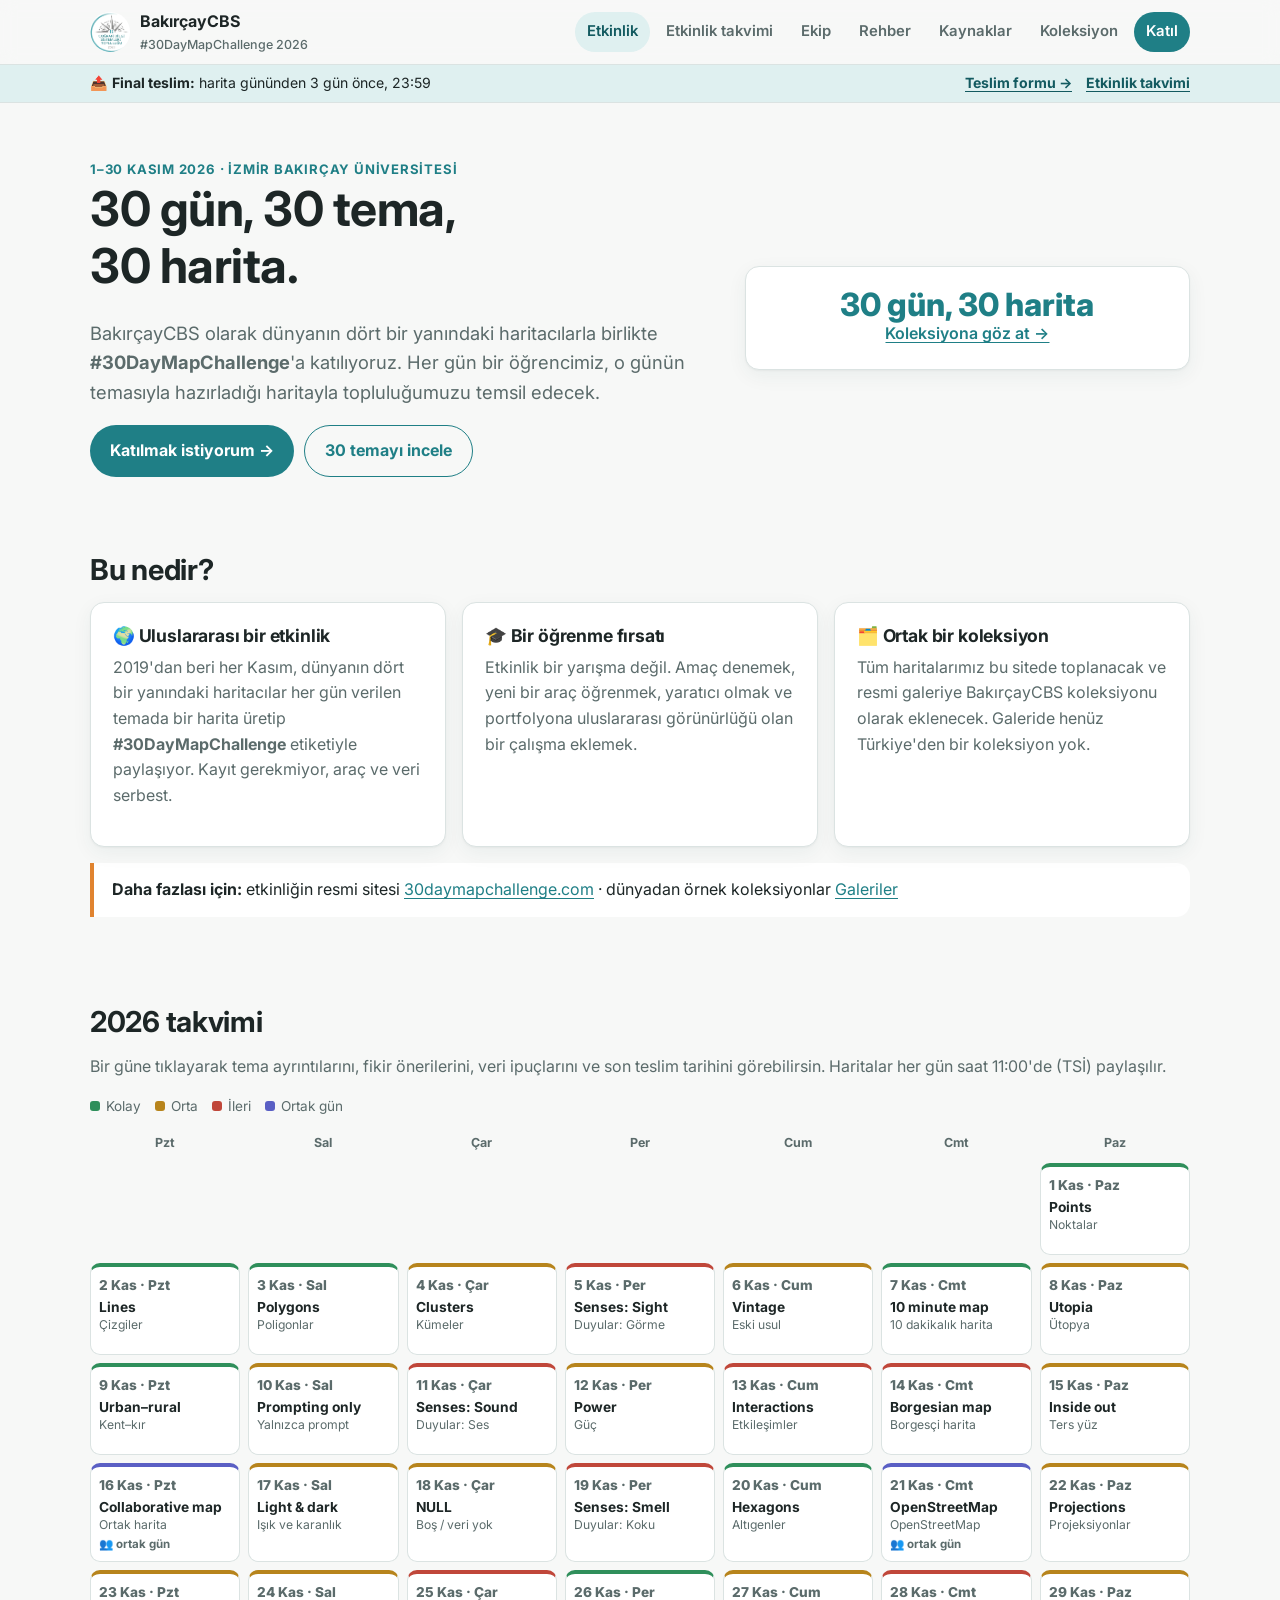
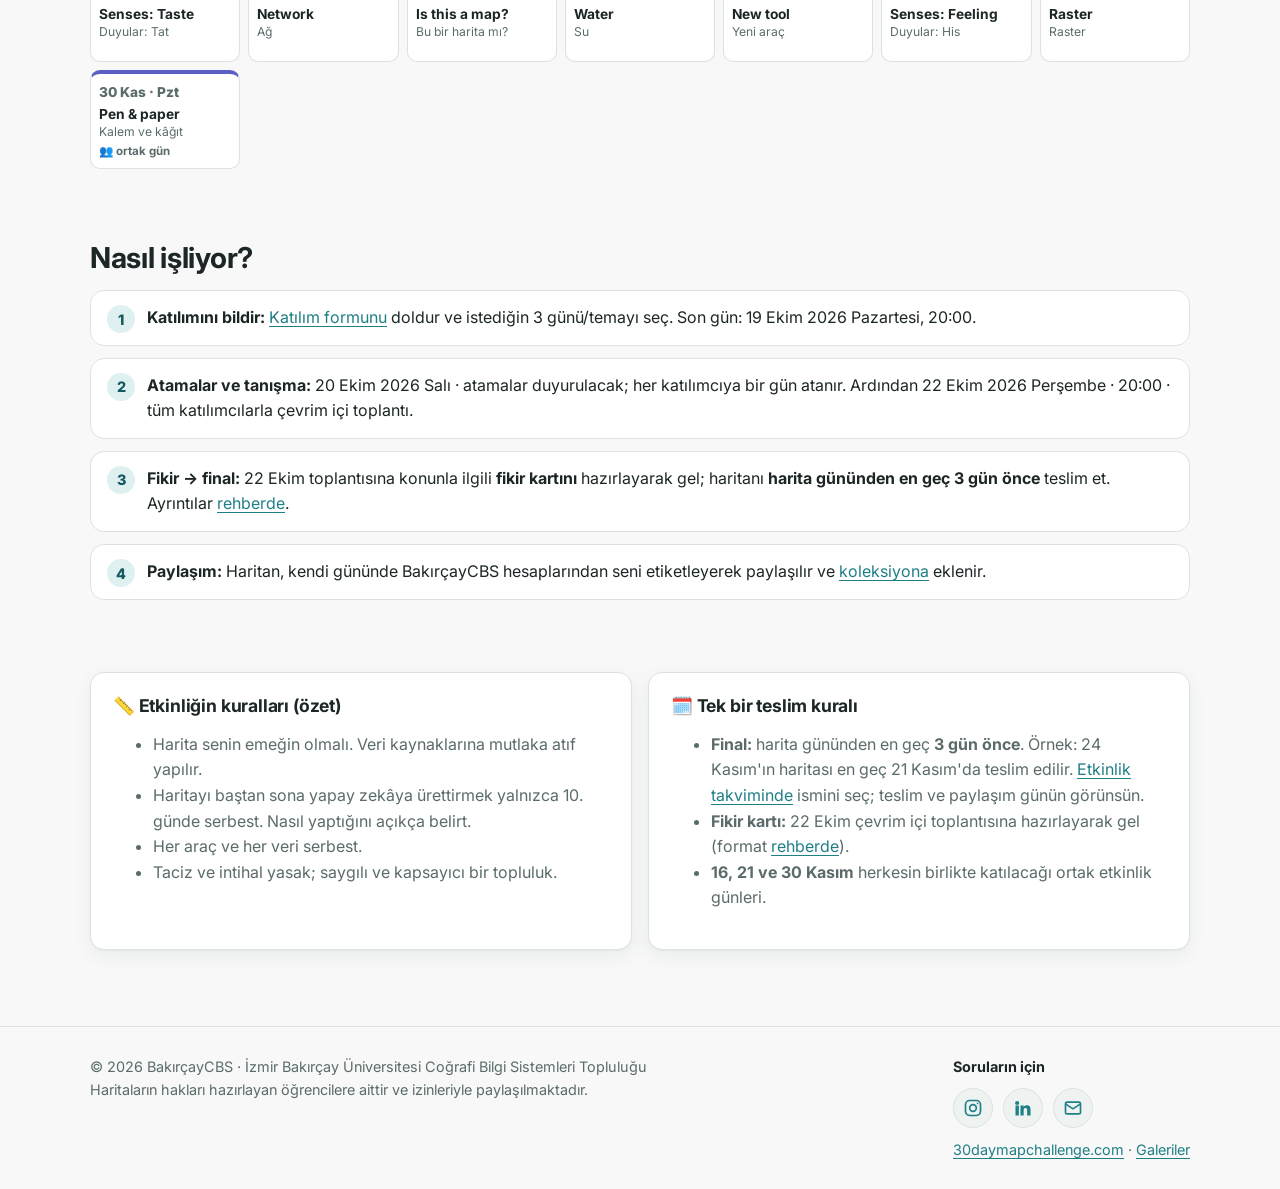
<file: index.html>
<!doctype html>
<html lang="tr">
<head>
  <meta charset="utf-8">
  <meta name="viewport" content="width=device-width, initial-scale=1">
  <title>BakırçayCBS · #30DayMapChallenge 2026</title>
  <meta name="description" content="İzmir Bakırçay Üniversitesi CBS Topluluğu öğrencilerinin #30DayMapChallenge 2026 katılımı: 30 gün, 30 tema, 30 harita.">
  <meta property="og:title" content="BakırçayCBS · #30DayMapChallenge 2026">
  <meta property="og:description" content="1–30 Kasım 2026: her gün bir öğrenci, her gün bir harita.">
  <meta property="og:image" content="assets/logo.png">
  <link rel="icon" href="assets/logo.png">
  <link rel="preconnect" href="https://fonts.googleapis.com">
  <link href="https://fonts.googleapis.com/css2?family=Inter:wght@400;500;600;700;800&display=swap" rel="stylesheet">
  <link rel="stylesheet" href="assets/style.css?v=202611061000">
</head>
<body data-page="home">
  <header id="site-header"></header>

  <main>
    <section class="hero">
      <div class="wrap hero-grid">
        <div>
          <div class="eyebrow">1–30 Kasım 2026 · İzmir Bakırçay Üniversitesi</div>
          <h1>30 gün, 30 tema,<br>30 harita.</h1>
          <p class="lead">BakırçayCBS olarak dünyanın dört bir yanındaki haritacılarla birlikte
            <strong>#30DayMapChallenge</strong>'a katılıyoruz. Her gün bir öğrencimiz, o günün temasıyla
            hazırladığı haritayla topluluğumuzu temsil edecek.</p>
          <div class="btn-row">
            <a class="btn" href="katil.html">Katılmak istiyorum →</a>
            <a class="btn ghost" href="temalar.html">30 temayı incele</a>
          </div>
        </div>
        <div class="countdown" id="countdown" aria-live="polite"></div>
      </div>
    </section>

    <section>
      <div class="wrap">
        <h2>Bu nedir?</h2>
        <div class="grid-3">
          <div class="card">
            <h3>🌍 Uluslararası bir etkinlik</h3>
            <p class="muted">2019'dan beri her Kasım, dünyanın dört bir yanındaki haritacılar her gün verilen temada bir harita
              üretip <strong>#30DayMapChallenge</strong> etiketiyle paylaşıyor. Kayıt gerekmiyor, araç ve veri serbest.</p>
          </div>
          <div class="card">
            <h3>🎓 Bir öğrenme fırsatı</h3>
            <p class="muted">Etkinlik bir yarışma değil. Amaç denemek, yeni bir araç öğrenmek, yaratıcı olmak
              ve portfolyona uluslararası görünürlüğü olan bir çalışma eklemek.</p>
          </div>
          <div class="card">
            <h3>🗂️ Ortak bir koleksiyon</h3>
            <p class="muted">Tüm haritalarımız bu sitede toplanacak ve resmi galeriye BakırçayCBS koleksiyonu olarak eklenecek.
              Galeride henüz Türkiye'den bir koleksiyon yok.</p>
          </div>
        </div>
        <div class="note">
          <strong>Daha fazlası için:</strong>
          etkinliğin resmi sitesi <a href="https://30daymapchallenge.com/" target="_blank" rel="noopener">30daymapchallenge.com</a> ·
          dünyadan örnek koleksiyonlar <a href="https://30daymapchallenge.com/galleries/" target="_blank" rel="noopener">Galeriler</a>
        </div>
      </div>
    </section>

    <section>
      <div class="wrap">
        <h2>2026 takvimi</h2>
        <p class="muted">Bir güne tıklayarak tema ayrıntılarını, fikir önerilerini, veri ipuçlarını ve son teslim tarihini görebilirsin.
          Haritalar her gün saat <span data-config="postTime"></span>'de (TSİ) paylaşılır.</p>
        <div class="legend">
          <span class="lvl-easy">Kolay</span><span class="lvl-mid">Orta</span>
          <span class="lvl-hard">İleri</span><span class="lvl-group">Ortak gün</span>
        </div>
        <div class="calendar" id="calendar"></div>
      </div>
    </section>

    <section>
      <div class="wrap">
        <h2>Nasıl işliyor?</h2>
        <ol class="steps">
          <li><strong>Katılımını bildir:</strong> <a href="katil.html">Katılım formunu</a> doldur ve istediğin 3 günü/temayı seç.
            Son gün: <span data-config="formDeadline"></span>.</li>
          <li><strong>Atamalar ve tanışma:</strong> <span data-config="kickoff"></span>; her katılımcıya bir gün atanır.
            Ardından <span data-config="meeting"></span>.</li>
          <li><strong>Fikir → final:</strong> 22 Ekim toplantısına konunla ilgili <strong>fikir kartını</strong> hazırlayarak gel; haritanı <strong>harita gününden en geç 3 gün önce</strong> teslim et.
            Ayrıntılar <a href="rehber.html">rehberde</a>.</li>
          <li><strong>Paylaşım:</strong> Haritan, kendi gününde BakırçayCBS hesaplarından seni etiketleyerek paylaşılır
            ve <a href="koleksiyon.html">koleksiyona</a> eklenir.</li>
        </ol>
      </div>
    </section>

    <section>
      <div class="wrap grid-2">
        <div class="card">
          <h3>📏 Etkinliğin kuralları (özet)</h3>
          <ul class="muted">
            <li>Harita senin emeğin olmalı. Veri kaynaklarına mutlaka atıf yapılır.</li>
            <li>Haritayı baştan sona yapay zekâya ürettirmek yalnızca 10. günde serbest. Nasıl yaptığını açıkça belirt.</li>
            <li>Her araç ve her veri serbest.</li>
            <li>Taciz ve intihal yasak; saygılı ve kapsayıcı bir topluluk.</li>
          </ul>
        </div>
        <div class="card">
          <h3>🗓️ Tek bir teslim kuralı</h3>
          <ul class="muted">
            <li><strong>Final:</strong> harita gününden en geç <strong>3 gün önce</strong>. Örnek: 24 Kasım'ın haritası en geç 21 Kasım'da teslim edilir.
              <a href="takvim.html">Etkinlik takviminde</a> ismini seç; teslim ve paylaşım günün görünsün.</li>
            <li><strong>Fikir kartı:</strong> 22 Ekim çevrim içi toplantısına hazırlayarak gel (format <a href="rehber.html">rehberde</a>).</li>
            <li><strong>16, 21 ve 30 Kasım</strong> herkesin birlikte katılacağı ortak etkinlik günleri.</li>
          </ul>
        </div>
      </div>
    </section>
  </main>

  <footer id="site-footer"></footer>
  <script src="assets/data.js?v=202611061000"></script>
  <script src="assets/site.js?v=202611061000"></script>
</body>
</html>
</file>
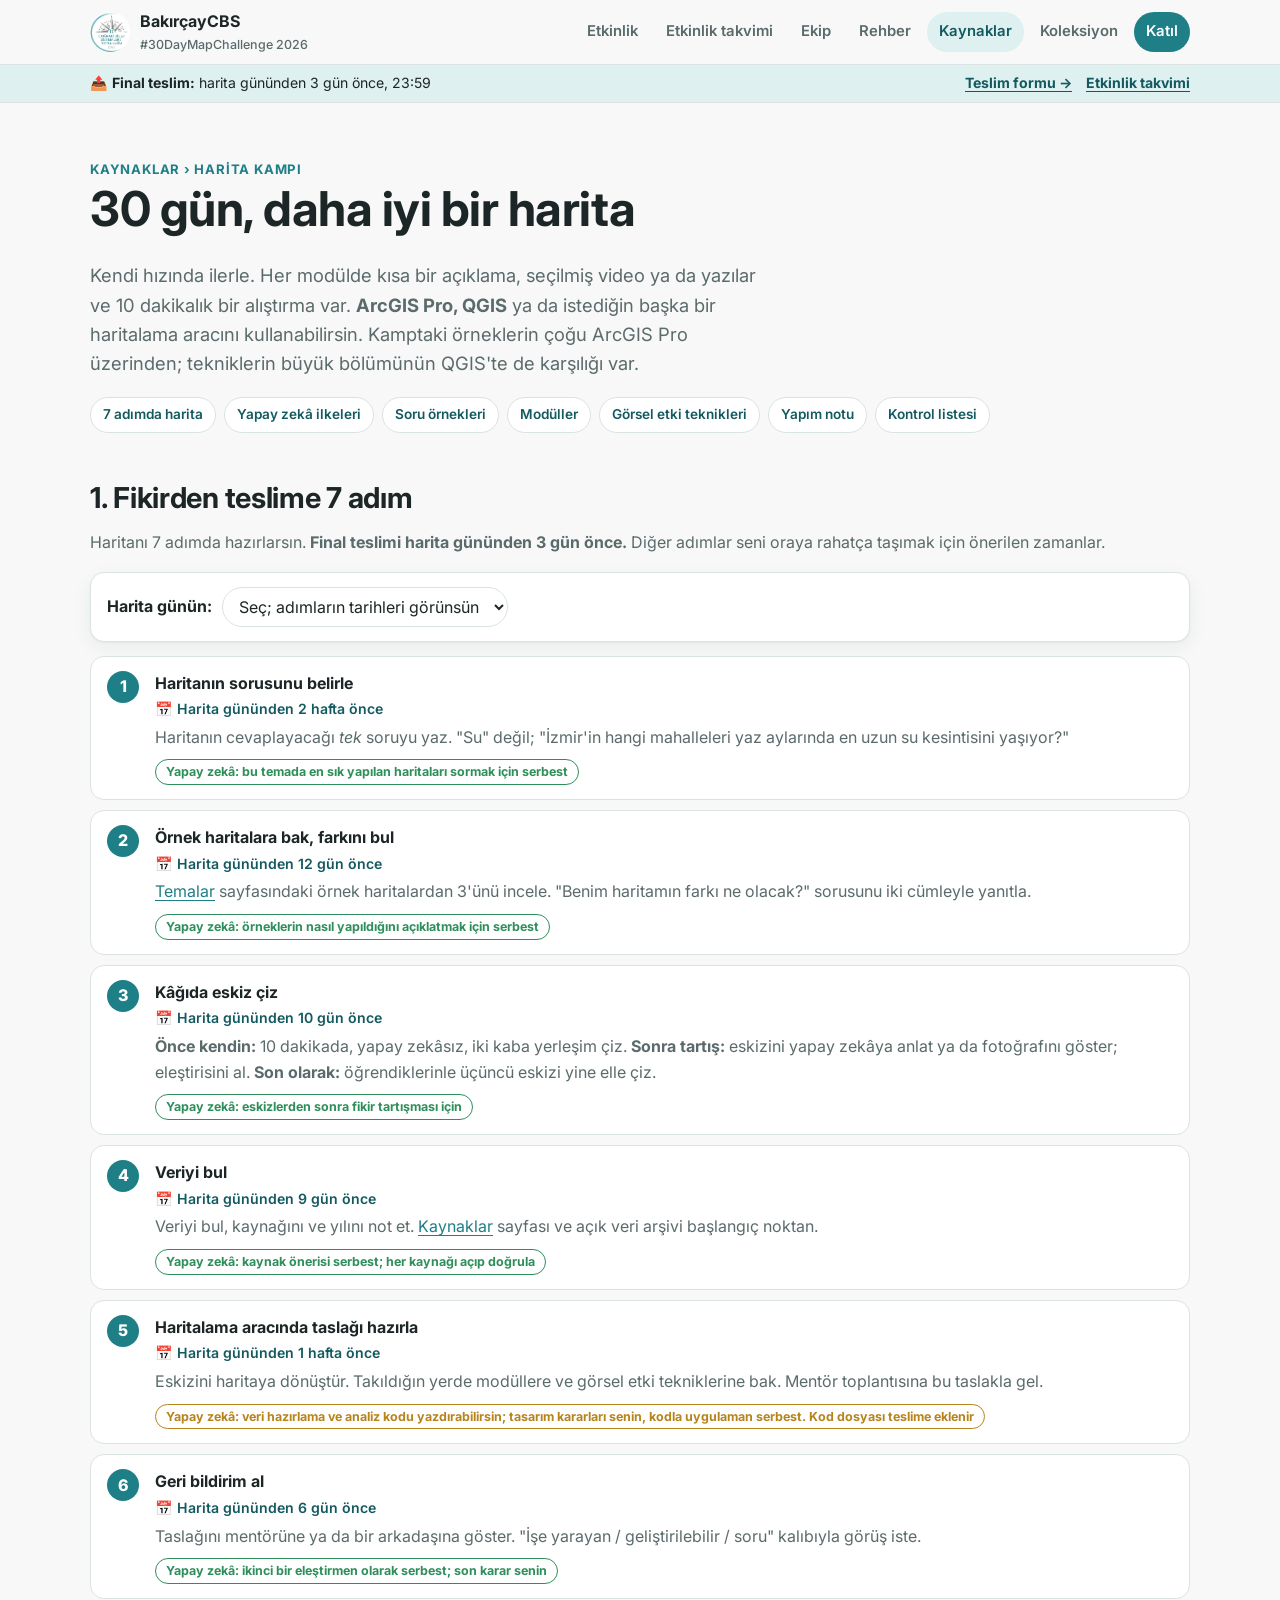
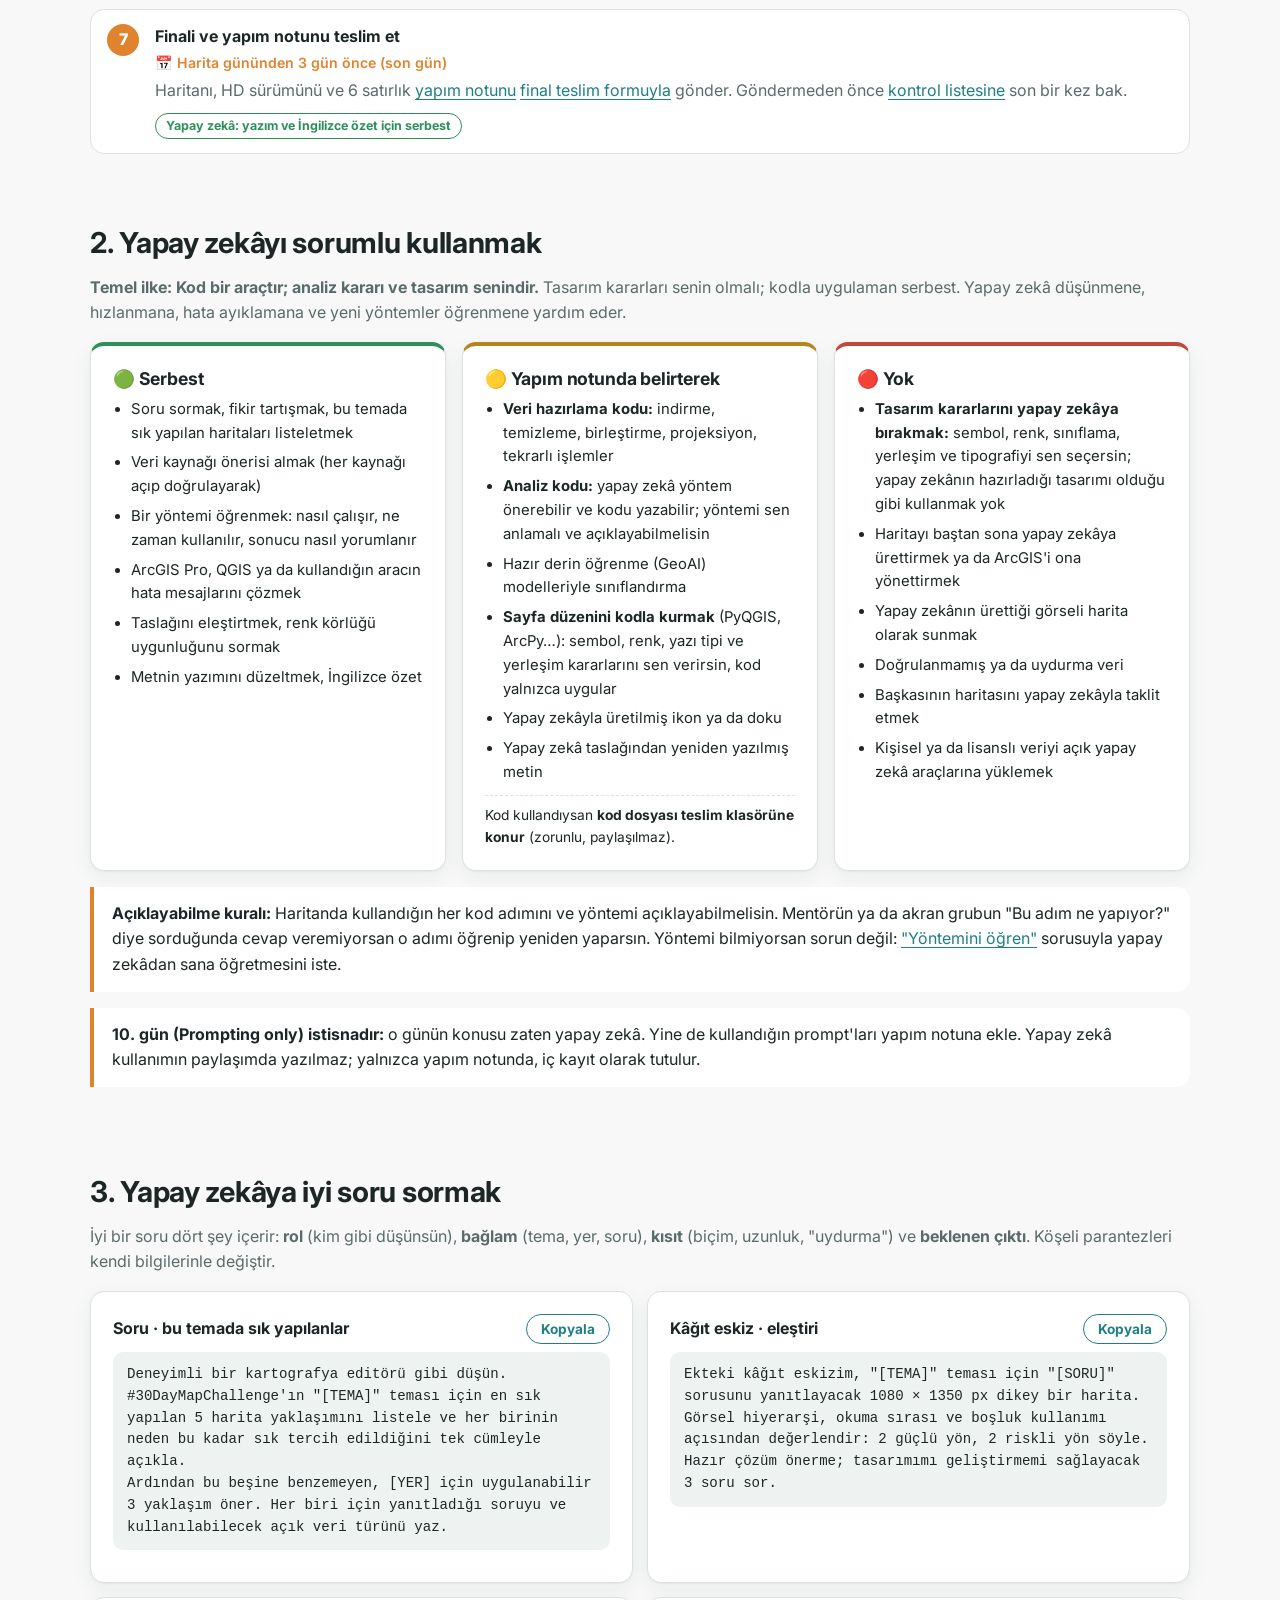
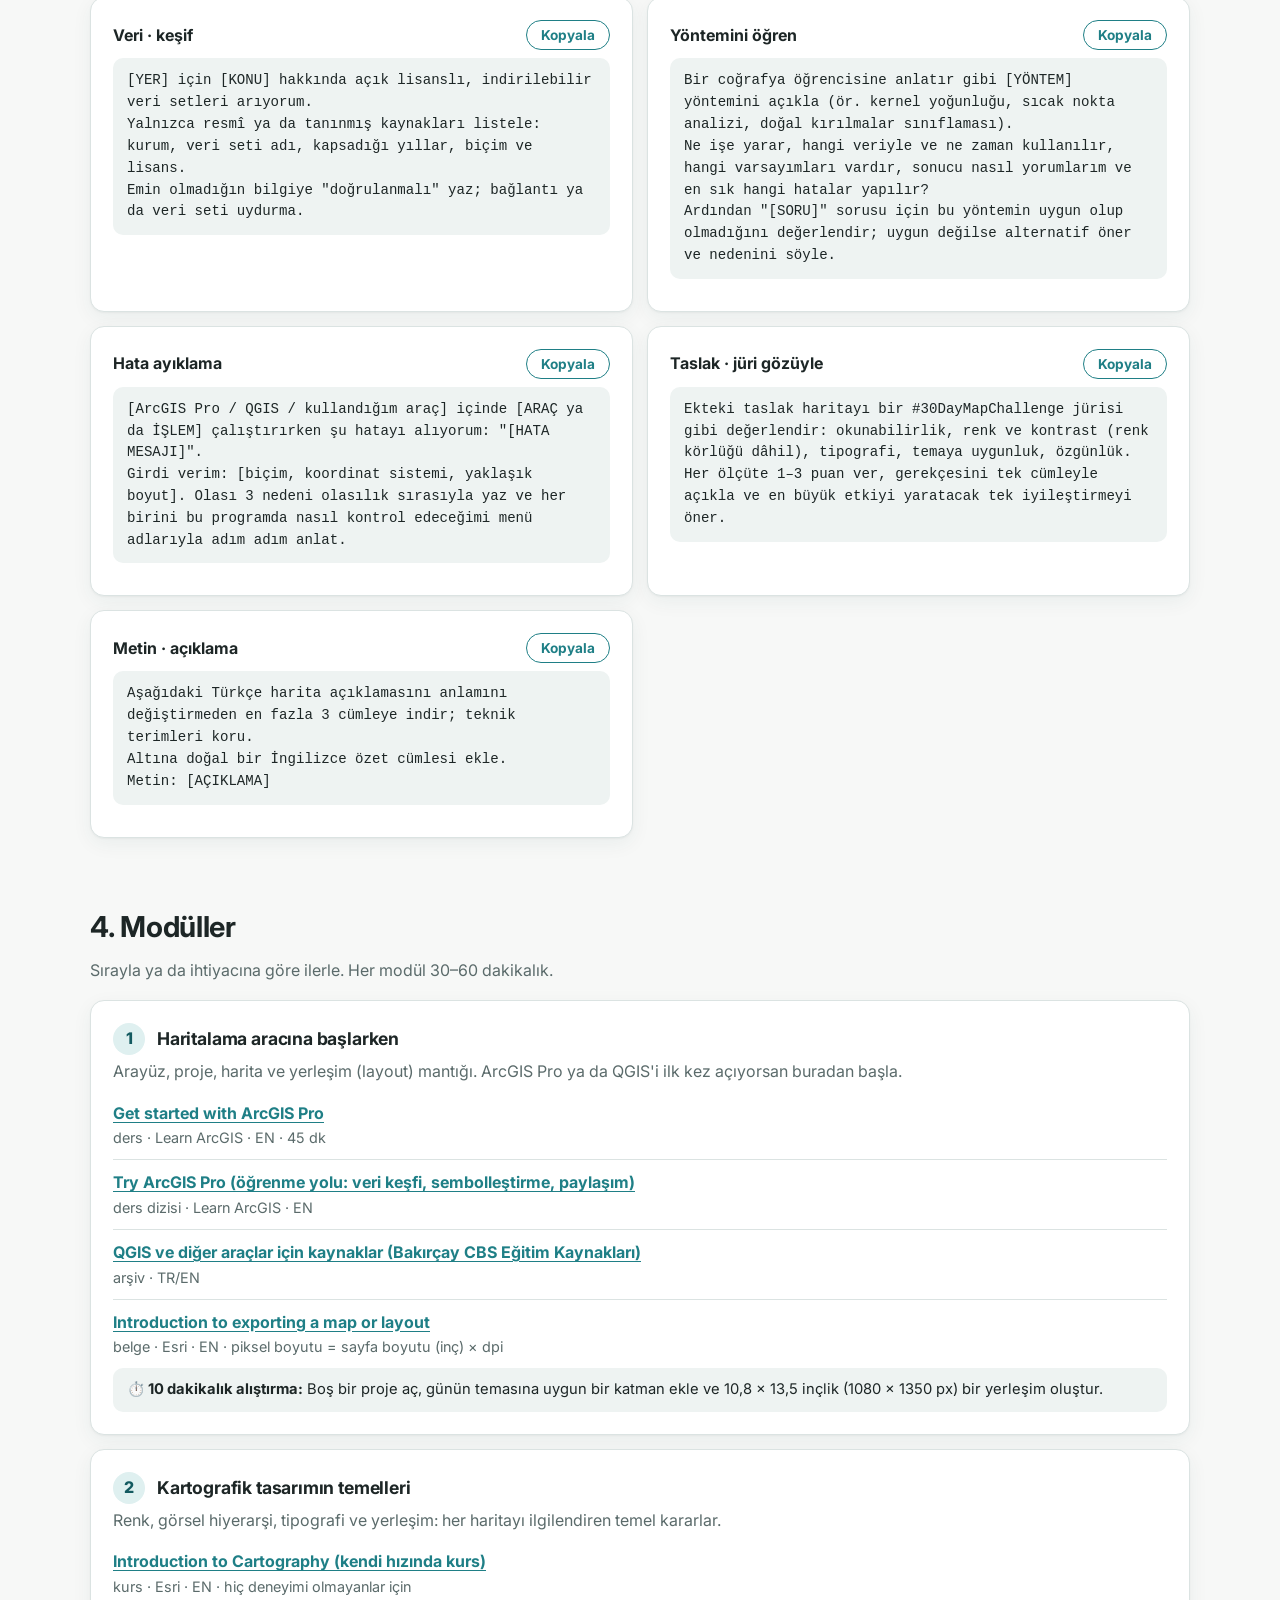
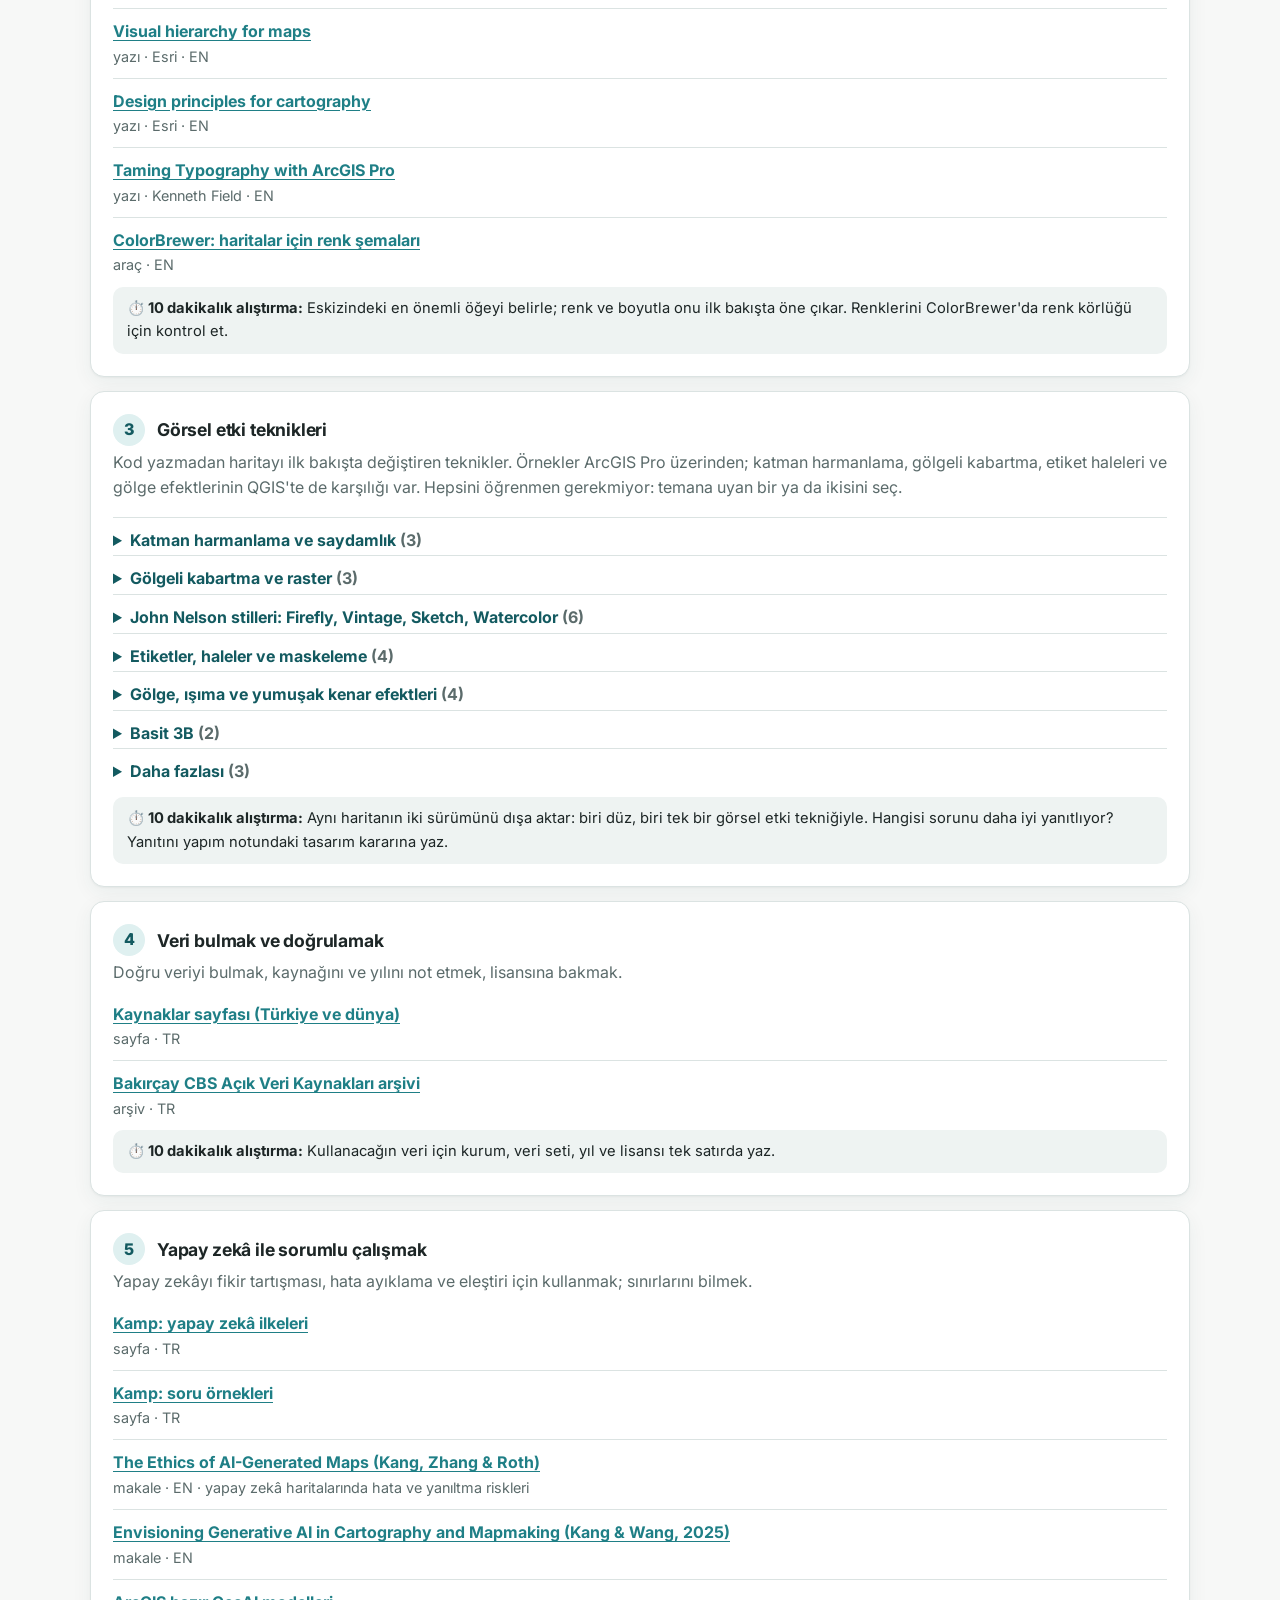
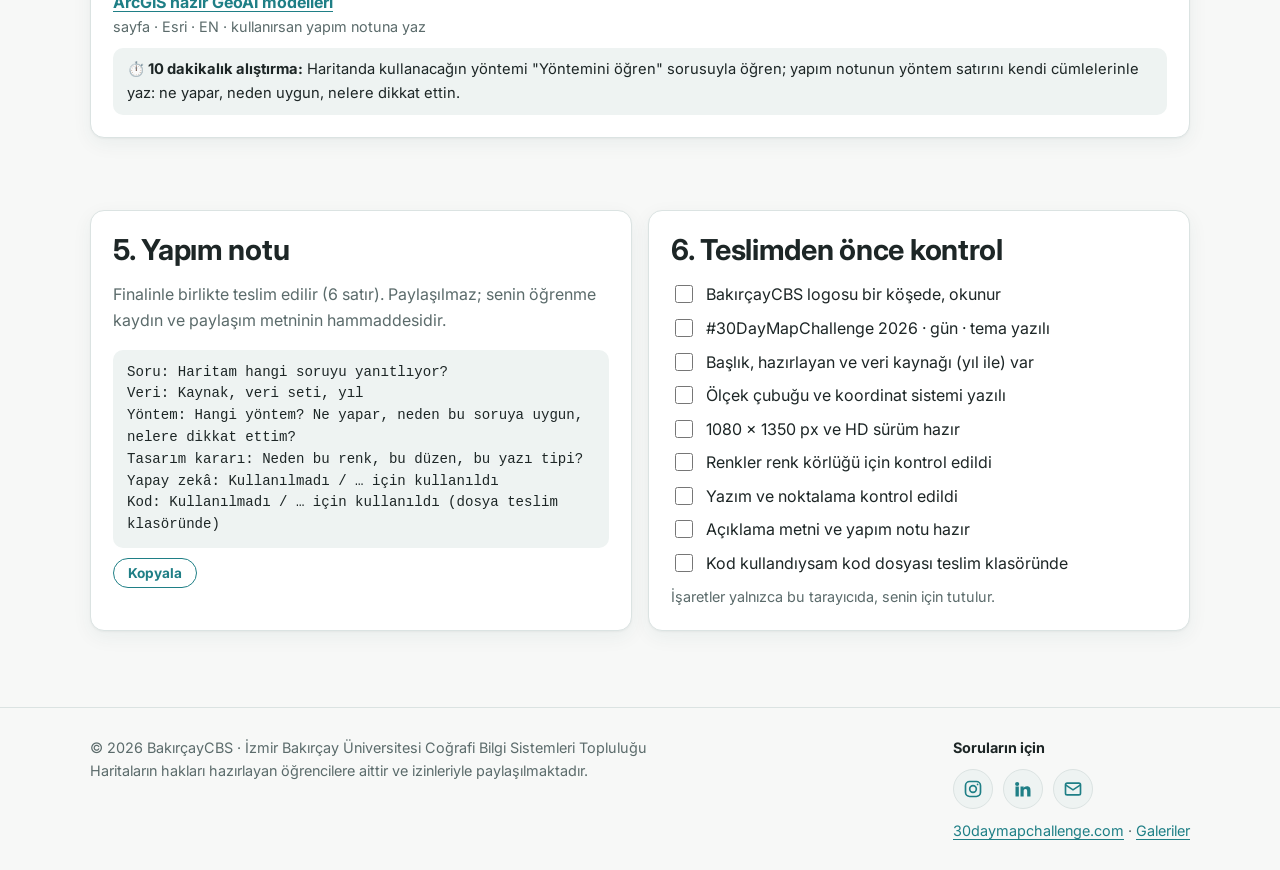
<file: kamp.html>
<!doctype html>
<html lang="tr">
<head>
  <meta charset="utf-8">
  <meta name="viewport" content="width=device-width, initial-scale=1">
  <title>Kamp · BakırçayCBS #30DayMapChallenge 2026</title>
  <meta name="description" content="Harita kampı: fikirden teslime 7 adım, yapay zekâyı sorumlu kullanma ilkeleri, görsel etki teknikleri ve kendi hızında izleyebileceğin modüller.">
  <link rel="icon" href="assets/logo.png">
  <link rel="preconnect" href="https://fonts.googleapis.com">
  <link href="https://fonts.googleapis.com/css2?family=Inter:wght@400;500;600;700;800&display=swap" rel="stylesheet">
  <link rel="stylesheet" href="assets/style.css?v=202611061000">
</head>
<body data-page="kaynaklar">
  <header id="site-header"></header>

  <main>
    <section class="hero" style="padding-bottom:12px">
      <div class="wrap">
        <div class="eyebrow"><a href="kaynaklar.html" style="text-decoration:none">Kaynaklar</a> › Harita kampı</div>
        <h1>30 gün, daha iyi bir harita</h1>
        <p class="lead">Kendi hızında ilerle. Her modülde kısa bir açıklama, seçilmiş video ya da yazılar ve 10 dakikalık bir alıştırma var.
          <strong>ArcGIS Pro, QGIS</strong> ya da istediğin başka bir haritalama aracını kullanabilirsin. Kamptaki örneklerin çoğu ArcGIS Pro üzerinden; tekniklerin büyük bölümünün QGIS'te de karşılığı var.</p>
        <nav class="kamp-icindekiler" aria-label="Kamp içindekiler">
          <a href="#yol">7 adımda harita</a><a href="#yapay-zeka">Yapay zekâ ilkeleri</a><a href="#promptlar">Soru örnekleri</a>
          <a href="#moduller">Modüller</a><a href="#gorsel-etki">Görsel etki teknikleri</a><a href="#yapim-notu">Yapım notu</a><a href="#kontrol">Kontrol listesi</a>
        </nav>
      </div>
    </section>

    <!-- 1. Yol -->
    <section id="yol">
      <div class="wrap">
        <h2>1. Fikirden teslime 7 adım</h2>
        <p class="muted">Haritanı 7 adımda hazırlarsın. <strong>Final teslimi harita gününden 3 gün önce.</strong>
          Diğer adımlar seni oraya rahatça taşımak için önerilen zamanlar.</p>
        <div class="card adim-tarih">
          <label for="kamp-gun"><strong>Harita günün:</strong></label>
          <select id="kamp-gun"><option value="">Seç; adımların tarihleri görünsün</option></select>
          <span class="muted" id="kamp-gun-not"></span>
        </div>
        <ol class="adimlar">
          <li data-once="14"><span class="adim-no">1</span><strong>Haritanın sorusunu belirle</strong>
            <span class="ne-zaman">📅 <span class="tarih">Harita gününden 2 hafta önce</span></span>
            <p>Haritanın cevaplayacağı <em>tek</em> soruyu yaz. "Su" değil; "İzmir'in hangi mahalleleri yaz aylarında en uzun su kesintisini yaşıyor?"</p>
            <span class="yz y-yesil">Yapay zekâ: bu temada en sık yapılan haritaları sormak için serbest</span></li>
          <li data-once="12"><span class="adim-no">2</span><strong>Örnek haritalara bak, farkını bul</strong>
            <span class="ne-zaman">📅 <span class="tarih">Harita gününden 12 gün önce</span></span>
            <p><a href="temalar.html">Temalar</a> sayfasındaki örnek haritalardan 3'ünü incele. "Benim haritamın farkı ne olacak?" sorusunu iki cümleyle yanıtla.</p>
            <span class="yz y-yesil">Yapay zekâ: örneklerin nasıl yapıldığını açıklatmak için serbest</span></li>
          <li data-once="10"><span class="adim-no">3</span><strong>Kâğıda eskiz çiz</strong>
            <span class="ne-zaman">📅 <span class="tarih">Harita gününden 10 gün önce</span></span>
            <p><strong>Önce kendin:</strong> 10 dakikada, yapay zekâsız, iki kaba yerleşim çiz. <strong>Sonra tartış:</strong> eskizini yapay zekâya
              anlat ya da fotoğrafını göster; eleştirisini al. <strong>Son olarak:</strong> öğrendiklerinle üçüncü eskizi yine elle çiz.</p>
            <span class="yz y-yesil">Yapay zekâ: eskizlerden sonra fikir tartışması için</span></li>
          <li data-once="9"><span class="adim-no">4</span><strong>Veriyi bul</strong>
            <span class="ne-zaman">📅 <span class="tarih">Harita gününden 9 gün önce</span></span>
            <p>Veriyi bul, kaynağını ve yılını not et. <a href="kaynaklar.html">Kaynaklar</a> sayfası ve açık veri arşivi başlangıç noktan.</p>
            <span class="yz y-yesil">Yapay zekâ: kaynak önerisi serbest; her kaynağı açıp doğrula</span></li>
          <li data-once="7"><span class="adim-no">5</span><strong>Haritalama aracında taslağı hazırla</strong>
            <span class="ne-zaman">📅 <span class="tarih">Harita gününden 1 hafta önce</span></span>
            <p>Eskizini haritaya dönüştür. Takıldığın yerde modüllere ve görsel etki tekniklerine bak. Mentör toplantısına bu taslakla gel.</p>
            <span class="yz y-sari">Yapay zekâ: veri hazırlama ve analiz kodu yazdırabilirsin; tasarım kararları senin, kodla uygulaman serbest. Kod dosyası teslime eklenir</span></li>
          <li data-once="6"><span class="adim-no">6</span><strong>Geri bildirim al</strong>
            <span class="ne-zaman">📅 <span class="tarih">Harita gününden 6 gün önce</span></span>
            <p>Taslağını mentörüne ya da bir arkadaşına göster. "İşe yarayan / geliştirilebilir / soru" kalıbıyla görüş iste.</p>
            <span class="yz y-yesil">Yapay zekâ: ikinci bir eleştirmen olarak serbest; son karar senin</span></li>
          <li data-once="3" class="final"><span class="adim-no">7</span><strong>Finali ve yapım notunu teslim et</strong>
            <span class="ne-zaman">📅 <span class="tarih">Harita gününden 3 gün önce (son gün)</span></span>
            <p>Haritanı, HD sürümünü ve 6 satırlık <a href="#yapim-notu">yapım notunu</a> <a href="https://docs.google.com/forms/d/e/1FAIpQLSf4WQC5CuMfvUpI1C6PYpdL-Iffg6Ms-E-7iyyToU3J1yiX4g/viewform" target="_blank" rel="noopener">final teslim formuyla</a> gönder.
              Göndermeden önce <a href="#kontrol">kontrol listesine</a> son bir kez bak.</p>
            <span class="yz y-yesil">Yapay zekâ: yazım ve İngilizce özet için serbest</span></li>
        </ol>
      </div>
    </section>

    <!-- 2. Yapay zekâ -->
    <section id="yapay-zeka">
      <div class="wrap">
        <h2>2. Yapay zekâyı sorumlu kullanmak</h2>
        <p class="muted"><strong>Temel ilke: Kod bir araçtır; analiz kararı ve tasarım senindir.</strong>
          Tasarım kararları senin olmalı; kodla uygulaman serbest.
          Yapay zekâ düşünmene, hızlanmana, hata ayıklamana ve yeni yöntemler öğrenmene yardım eder.</p>
        <div class="grid-3 isik">
          <div class="card y-yesil"><h3>🟢 Serbest</h3><ul>
            <li>Soru sormak, fikir tartışmak, bu temada sık yapılan haritaları listeletmek</li>
            <li>Veri kaynağı önerisi almak (her kaynağı açıp doğrulayarak)</li>
            <li>Bir yöntemi öğrenmek: nasıl çalışır, ne zaman kullanılır, sonucu nasıl yorumlanır</li>
            <li>ArcGIS Pro, QGIS ya da kullandığın aracın hata mesajlarını çözmek</li>
            <li>Taslağını eleştirtmek, renk körlüğü uygunluğunu sormak</li>
            <li>Metnin yazımını düzeltmek, İngilizce özet</li></ul></div>
          <div class="card y-sari"><h3>🟡 Yapım notunda belirterek</h3><ul>
            <li><strong>Veri hazırlama kodu:</strong> indirme, temizleme, birleştirme, projeksiyon, tekrarlı işlemler</li>
            <li><strong>Analiz kodu:</strong> yapay zekâ yöntem önerebilir ve kodu yazabilir; yöntemi sen anlamalı ve açıklayabilmelisin</li>
            <li>Hazır derin öğrenme (GeoAI) modelleriyle sınıflandırma</li>
            <li><strong>Sayfa düzenini kodla kurmak</strong> (PyQGIS, ArcPy…): sembol, renk, yazı tipi ve yerleşim kararlarını sen verirsin, kod yalnızca uygular</li>
            <li>Yapay zekâyla üretilmiş ikon ya da doku</li>
            <li>Yapay zekâ taslağından yeniden yazılmış metin</li></ul>
            <p class="kod-not">Kod kullandıysan <strong>kod dosyası teslim klasörüne konur</strong> (zorunlu, paylaşılmaz).</p></div>
          <div class="card y-kirmizi"><h3>🔴 Yok</h3><ul>
            <li><strong>Tasarım kararlarını yapay zekâya bırakmak:</strong> sembol, renk, sınıflama, yerleşim ve tipografiyi sen seçersin; yapay zekânın hazırladığı tasarımı olduğu gibi kullanmak yok</li>
            <li>Haritayı baştan sona yapay zekâya ürettirmek ya da ArcGIS'i ona yönettirmek</li>
            <li>Yapay zekânın ürettiği görseli harita olarak sunmak</li>
            <li>Doğrulanmamış ya da uydurma veri</li>
            <li>Başkasının haritasını yapay zekâyla taklit etmek</li>
            <li>Kişisel ya da lisanslı veriyi açık yapay zekâ araçlarına yüklemek</li></ul></div>
        </div>
        <div class="note"><strong>Açıklayabilme kuralı:</strong> Haritanda kullandığın her kod adımını ve yöntemi açıklayabilmelisin.
          Mentörün ya da akran grubun "Bu adım ne yapıyor?" diye sorduğunda cevap veremiyorsan o adımı öğrenip yeniden yaparsın.
          Yöntemi bilmiyorsan sorun değil: <a href="#promptlar">"Yöntemini öğren"</a> sorusuyla yapay zekâdan sana öğretmesini iste.</div>
        <div class="note"><strong>10. gün (Prompting only) istisnadır:</strong> o günün konusu zaten yapay zekâ. Yine de kullandığın prompt'ları yapım notuna ekle.
          Yapay zekâ kullanımın paylaşımda yazılmaz; yalnızca yapım notunda, iç kayıt olarak tutulur.</div>
      </div>
    </section>

    <!-- 3. Promptlar -->
    <section id="promptlar">
      <div class="wrap">
        <h2>3. Yapay zekâya iyi soru sormak</h2>
        <p class="muted">İyi bir soru dört şey içerir: <strong>rol</strong> (kim gibi düşünsün), <strong>bağlam</strong> (tema, yer, soru),
          <strong>kısıt</strong> (biçim, uzunluk, "uydurma") ve <strong>beklenen çıktı</strong>. Köşeli parantezleri kendi bilgilerinle değiştir.</p>
        <div class="promptlar" id="prompt-listesi"></div>
      </div>
    </section>

    <!-- 4. Modüller -->
    <section id="moduller">
      <div class="wrap">
        <h2>4. Modüller</h2>
        <p class="muted">Sırayla ya da ihtiyacına göre ilerle. Her modül 30–60 dakikalık.</p>
        <div class="moduller" id="modul-listesi"></div>
      </div>
    </section>

    <!-- 5. Yapım notu -->
    <section id="yapim-notu">
      <div class="wrap grid-2">
        <div class="card">
          <h2>5. Yapım notu</h2>
          <p class="muted">Finalinle birlikte teslim edilir (6 satır). Paylaşılmaz; senin öğrenme kaydın ve paylaşım metninin hammaddesidir.</p>
          <pre class="sablon" id="yapim-sablon">Soru: Haritam hangi soruyu yanıtlıyor?
Veri: Kaynak, veri seti, yıl
Yöntem: Hangi yöntem? Ne yapar, neden bu soruya uygun, nelere dikkat ettim?
Tasarım kararı: Neden bu renk, bu düzen, bu yazı tipi?
Yapay zekâ: Kullanılmadı / … için kullanıldı
Kod: Kullanılmadı / … için kullanıldı (dosya teslim klasöründe)</pre>
          <button type="button" class="btn ghost kopyala" data-hedef="yapim-sablon">Kopyala</button>
        </div>
        <div class="card" id="kontrol">
          <h2>6. Teslimden önce kontrol</h2>
          <ul class="kontrol-listesi">
            <li><label><input type="checkbox"> BakırçayCBS logosu bir köşede, okunur</label></li>
            <li><label><input type="checkbox"> #30DayMapChallenge 2026 · gün · tema yazılı</label></li>
            <li><label><input type="checkbox"> Başlık, hazırlayan ve veri kaynağı (yıl ile) var</label></li>
            <li><label><input type="checkbox"> Ölçek çubuğu ve koordinat sistemi yazılı</label></li>
            <li><label><input type="checkbox"> 1080 × 1350 px ve HD sürüm hazır</label></li>
            <li><label><input type="checkbox"> Renkler renk körlüğü için kontrol edildi</label></li>
            <li><label><input type="checkbox"> Yazım ve noktalama kontrol edildi</label></li>
            <li><label><input type="checkbox"> Açıklama metni ve yapım notu hazır</label></li>
            <li><label><input type="checkbox"> Kod kullandıysam kod dosyası teslim klasöründe</label></li>
          </ul>
          <p class="muted" style="font-size:.9rem;margin:8px 0 0">İşaretler yalnızca bu tarayıcıda, senin için tutulur.</p>
        </div>
      </div>
    </section>
  </main>

  <footer id="site-footer"></footer>
  <script src="assets/data.js?v=202611061000"></script>
  <script src="assets/site.js?v=202611061000"></script>
  <script src="assets/kamp.js?v=202611061000"></script>
</body>
</html>
</file>
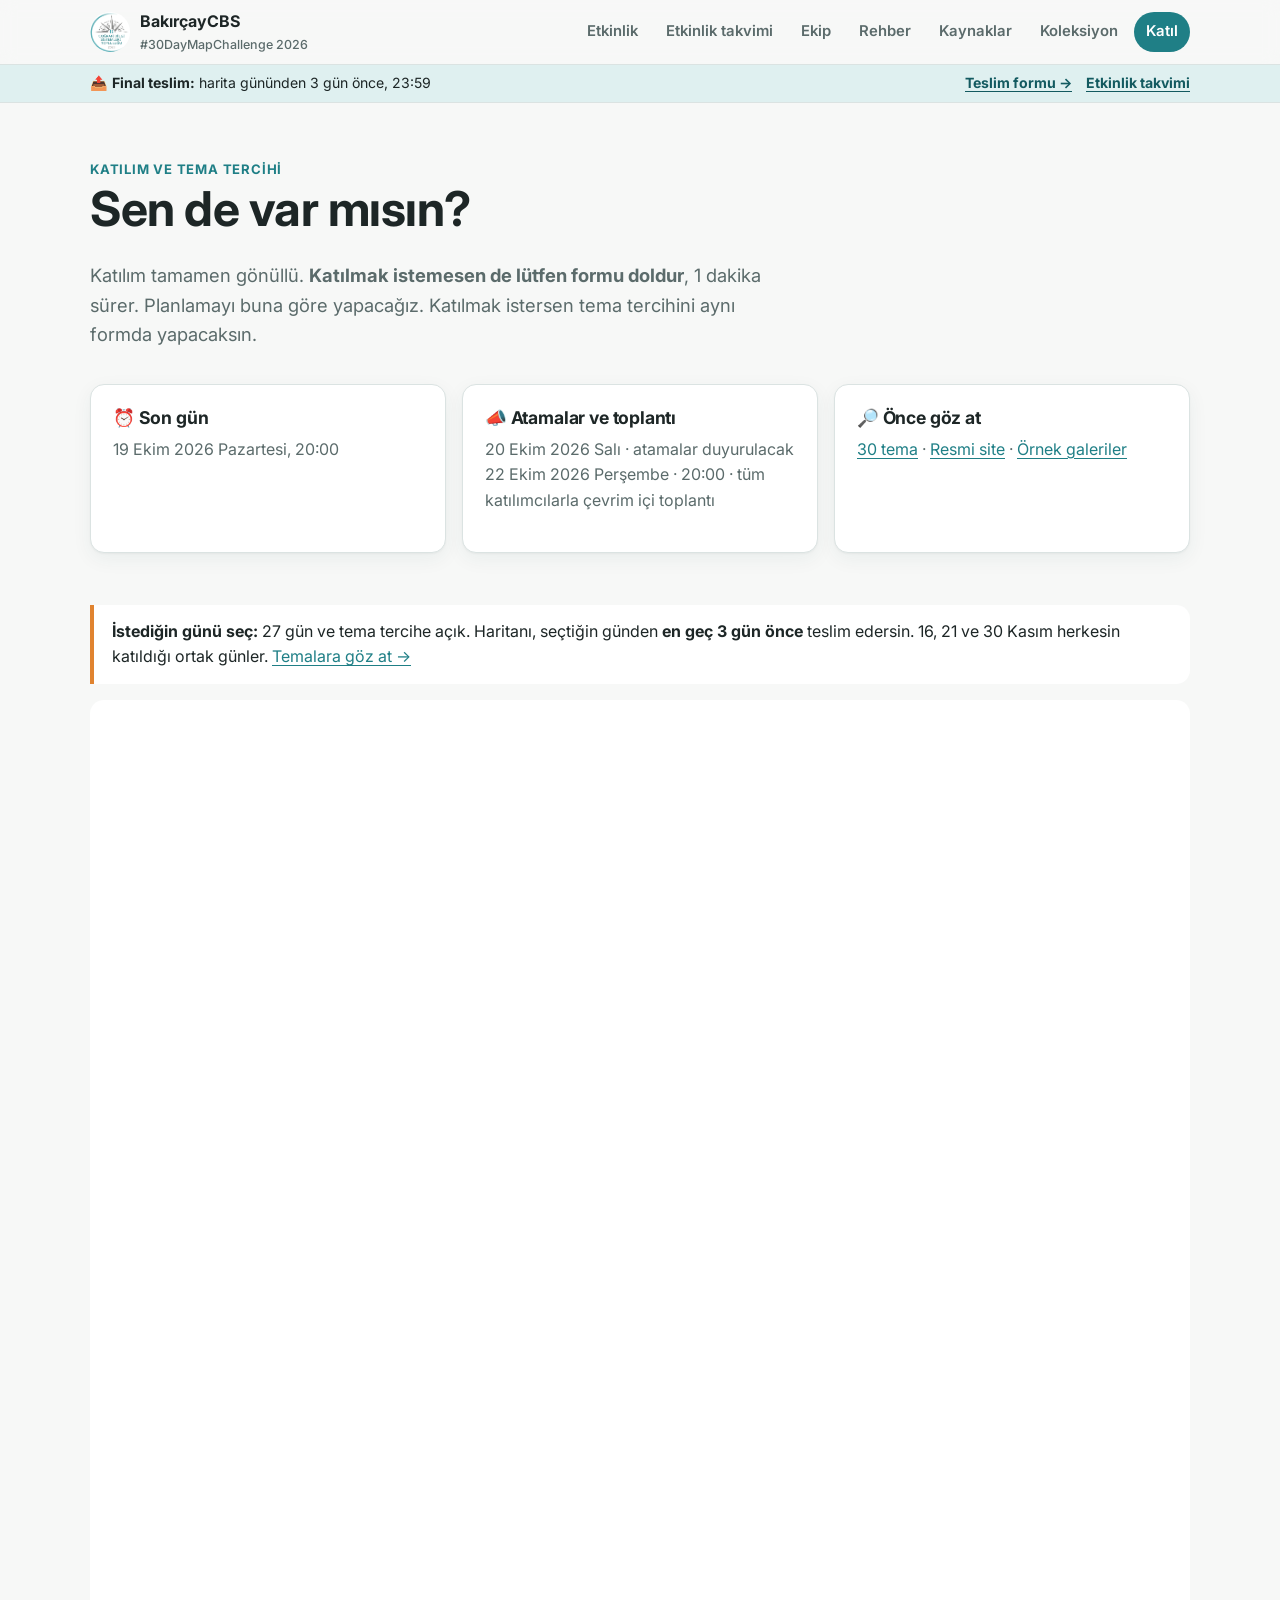
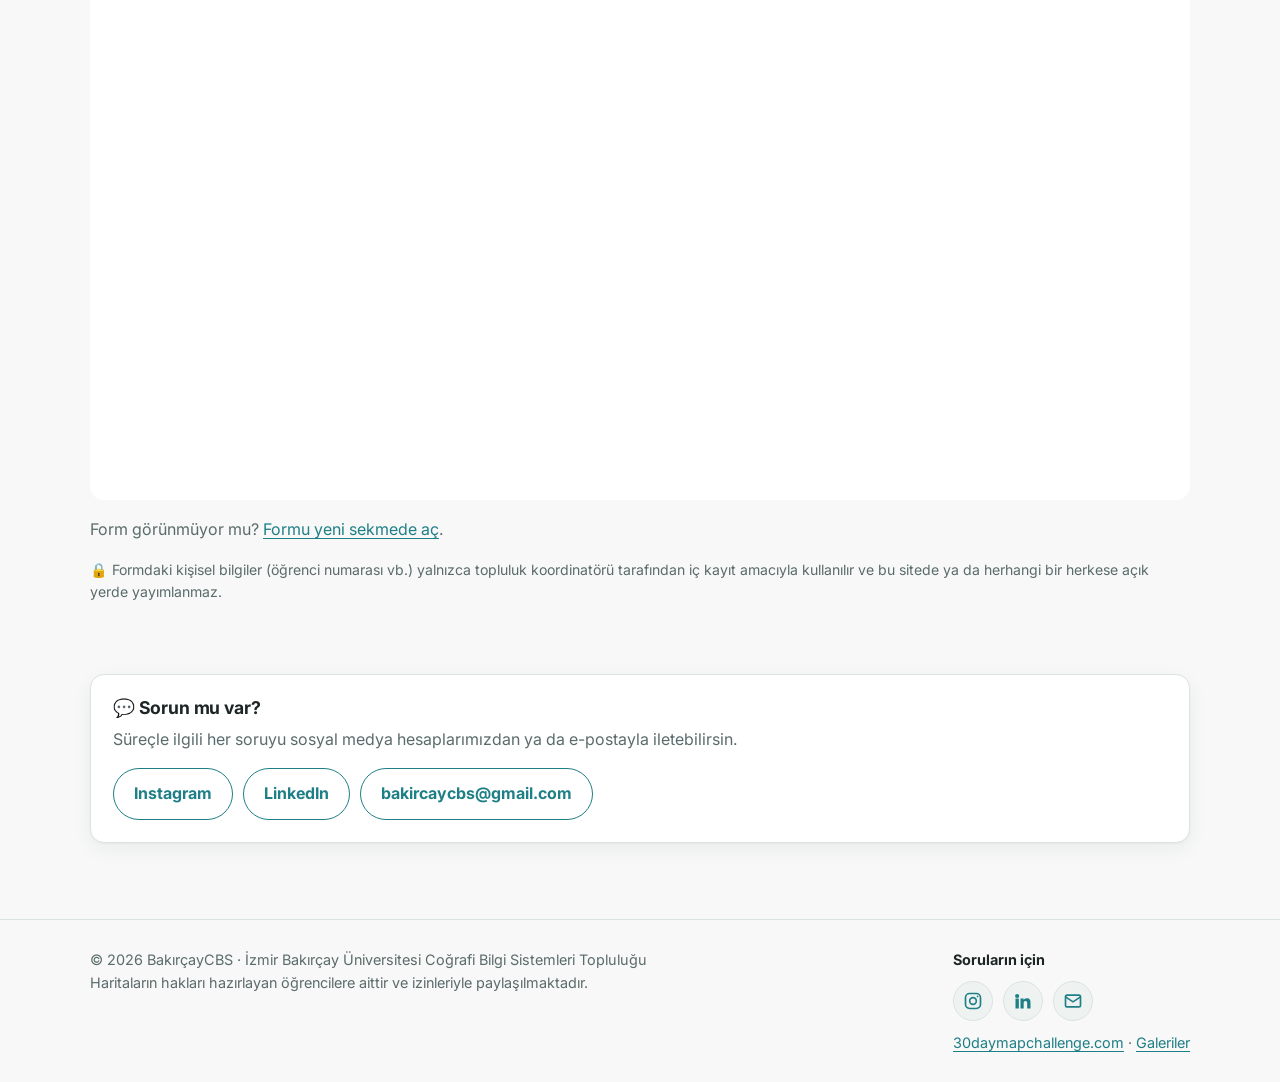
<file: katil.html>
<!doctype html>
<html lang="tr">
<head>
  <meta charset="utf-8">
  <meta name="viewport" content="width=device-width, initial-scale=1">
  <title>Katıl · BakırçayCBS #30DayMapChallenge 2026</title>
  <meta name="description" content="BakırçayCBS #30DayMapChallenge 2026 katılım ve tema tercihi formu.">
  <link rel="icon" href="assets/logo.png">
  <link rel="preconnect" href="https://fonts.googleapis.com">
  <link href="https://fonts.googleapis.com/css2?family=Inter:wght@400;500;600;700;800&display=swap" rel="stylesheet">
  <link rel="stylesheet" href="assets/style.css?v=202611061000">
</head>
<body data-page="katil">
  <header id="site-header"></header>

  <main>
    <section class="hero" style="padding-bottom:16px">
      <div class="wrap">
        <div class="eyebrow">Katılım ve tema tercihi</div>
        <h1>Sen de var mısın?</h1>
        <p class="lead">Katılım tamamen gönüllü. <strong>Katılmak istemesen de lütfen formu doldur</strong>, 1 dakika sürer.
          Planlamayı buna göre yapacağız. Katılmak istersen tema tercihini aynı formda yapacaksın.</p>
      </div>
    </section>

    <section style="padding-top:0">
      <div class="wrap grid-3">
        <div class="card"><h3>⏰ Son gün</h3><p class="muted" data-config="formDeadline"></p></div>
        <div class="card"><h3>📣 Atamalar ve toplantı</h3><p class="muted"><span data-config="kickoff"></span><br><span data-config="meeting"></span></p></div>
        <div class="card"><h3>🔎 Önce göz at</h3>
          <p class="muted"><a href="temalar.html">30 tema</a> ·
            <a href="https://30daymapchallenge.com/" target="_blank" rel="noopener">Resmi site</a> ·
            <a href="https://30daymapchallenge.com/galleries/" target="_blank" rel="noopener">Örnek galeriler</a></p></div>
      </div>
    </section>

    <section style="padding-top:0">
      <div class="wrap">
        <div class="note">
          <strong>İstediğin günü seç:</strong> 27 gün ve tema tercihe açık. Haritanı, seçtiğin günden <strong>en geç 3 gün önce</strong> teslim edersin.
          16, 21 ve 30 Kasım herkesin katıldığı ortak günler. <a href="temalar.html">Temalara göz at →</a>
        </div>
        <div id="form-slot"></div>
        <p class="muted" style="font-size:.88rem;margin-top:14px">🔒 Formdaki kişisel bilgiler (öğrenci numarası vb.) yalnızca topluluk koordinatörü tarafından
          iç kayıt amacıyla kullanılır ve bu sitede ya da herhangi bir herkese açık yerde yayımlanmaz.</p>
      </div>
    </section>
    <section style="padding-top:0"><div class="wrap"><div data-contact></div></div></section>
  </main>

  <footer id="site-footer"></footer>
  <script src="assets/data.js?v=202611061000"></script>
  <script src="assets/site.js?v=202611061000"></script>
</body>
</html>
</file>
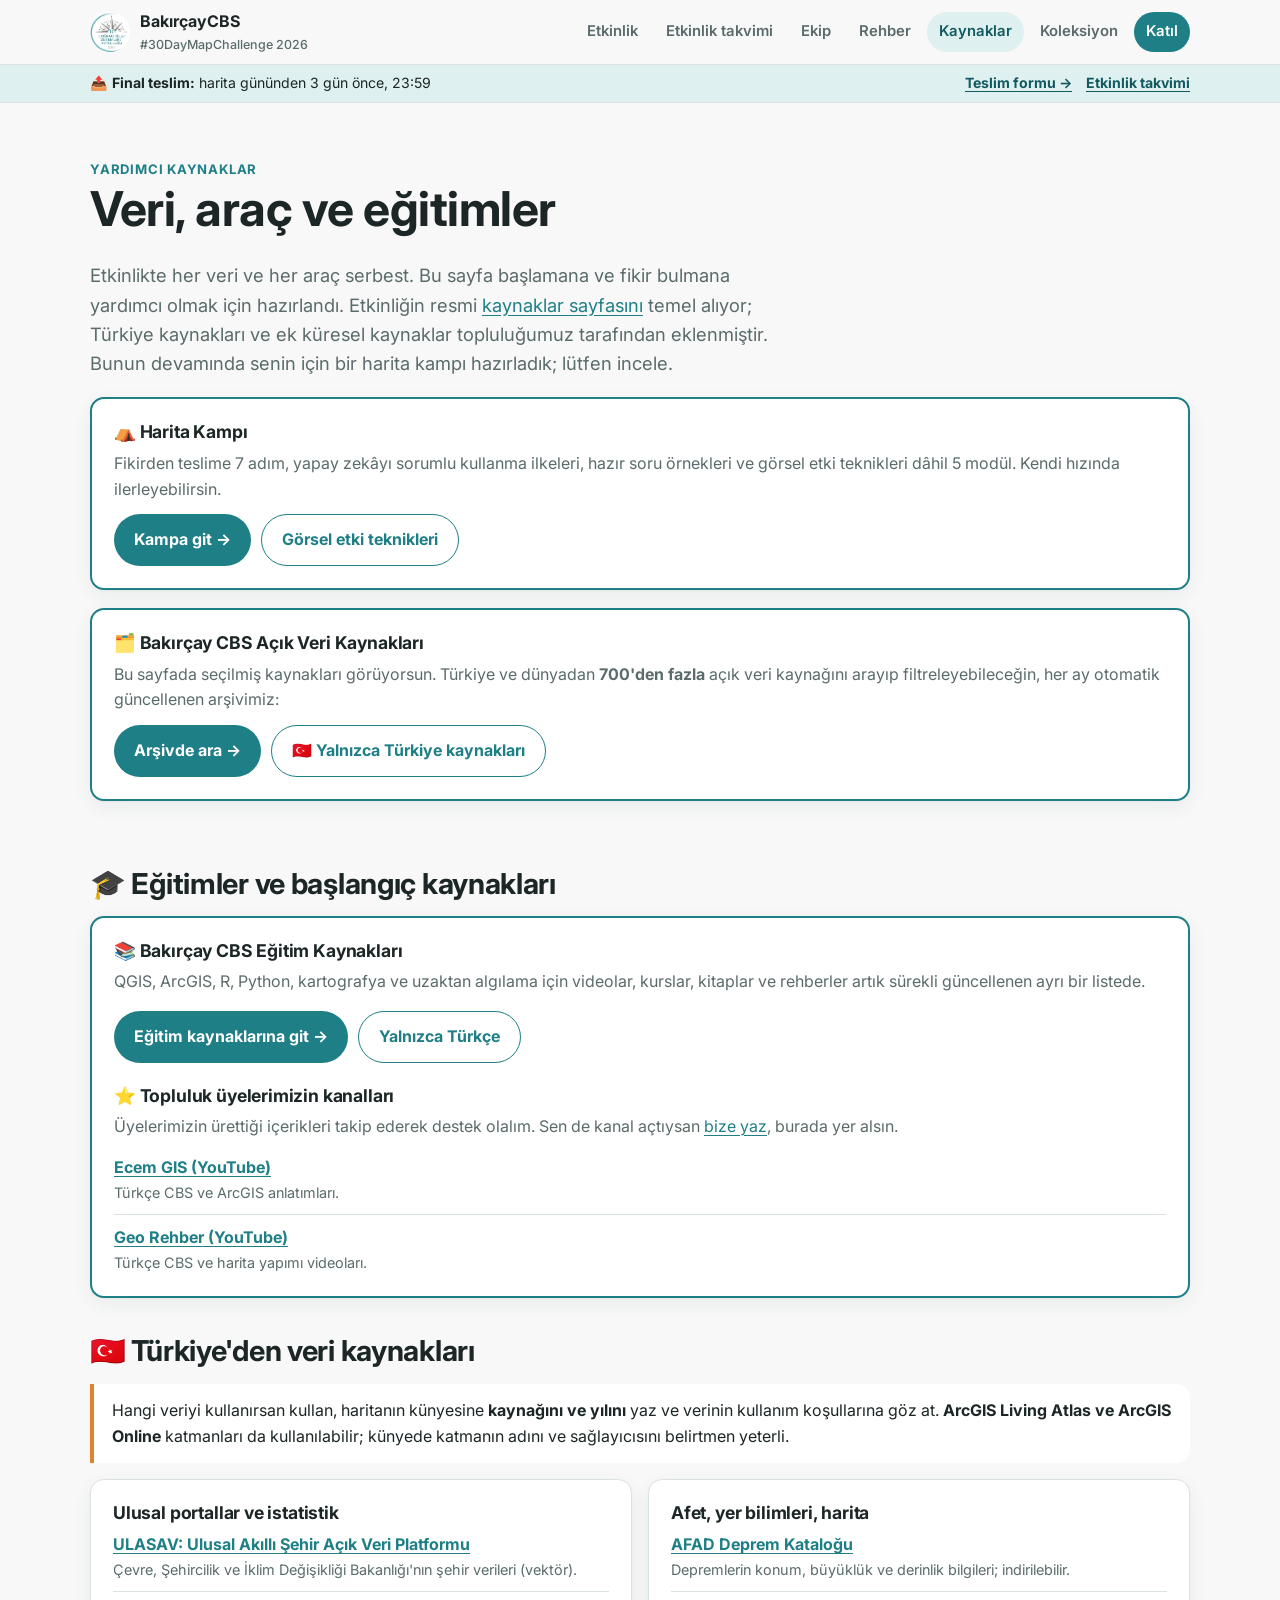
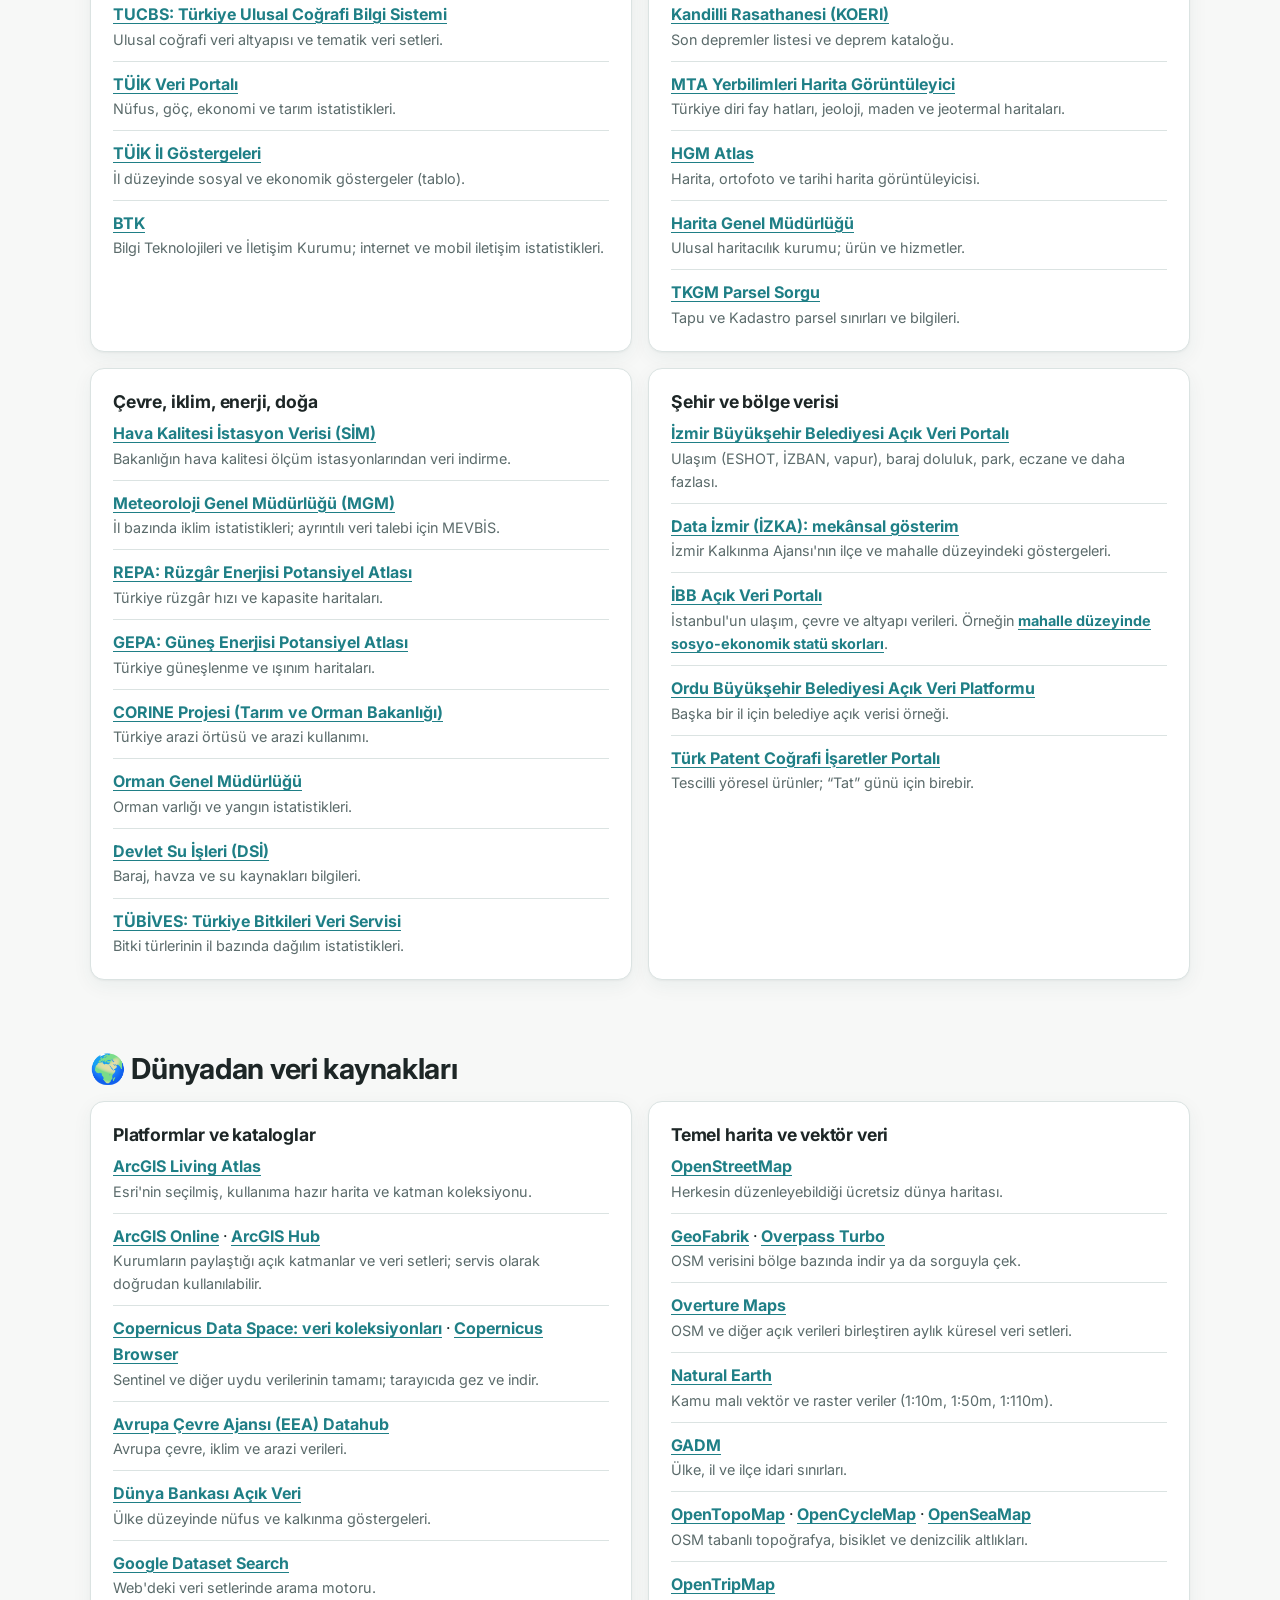
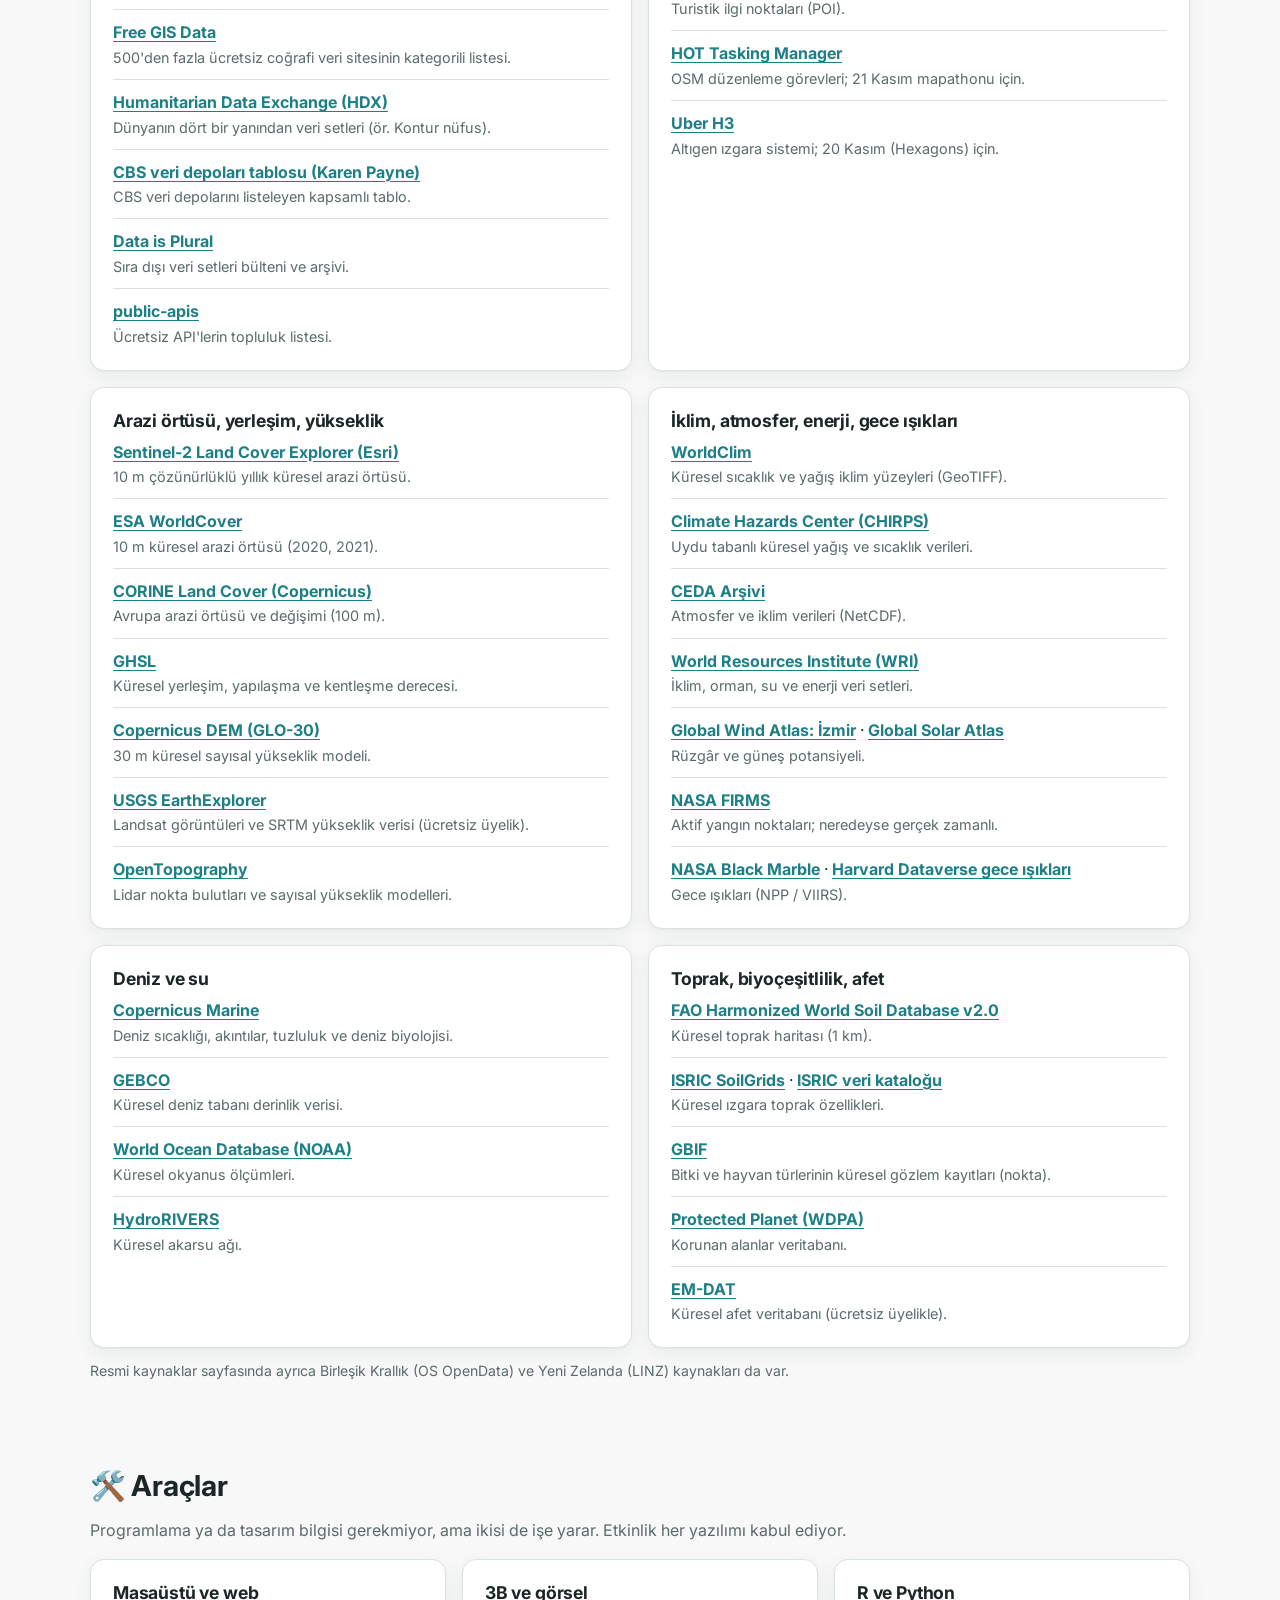
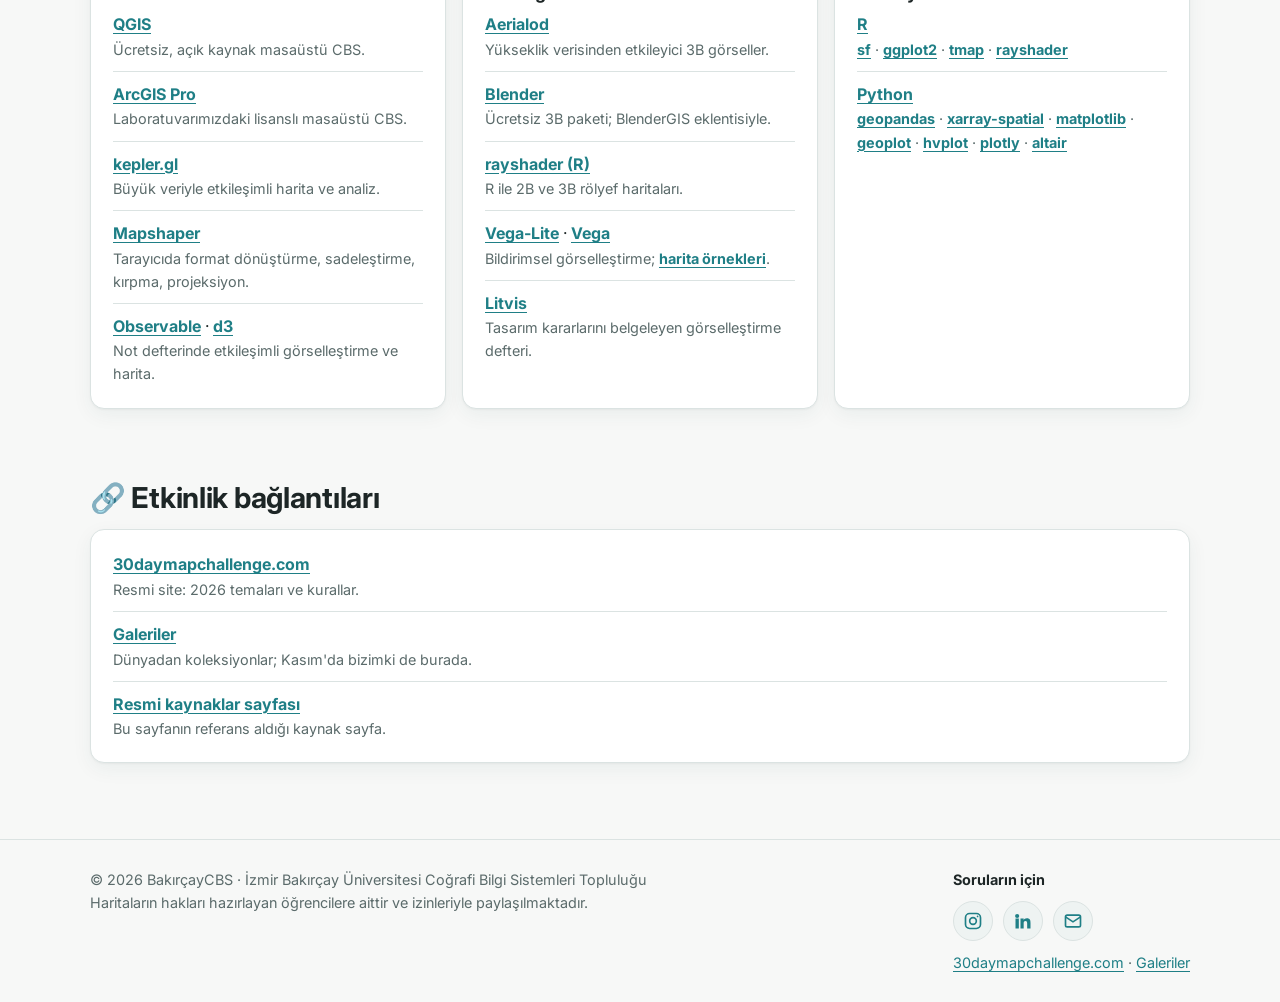
<file: kaynaklar.html>
<!doctype html>
<html lang="tr">
<head>
  <meta charset="utf-8">
  <meta name="viewport" content="width=device-width, initial-scale=1">
  <title>Kaynaklar · BakırçayCBS #30DayMapChallenge 2026</title>
  <meta name="description" content="Harita yaparken işine yarayacak veri kaynakları (Türkiye ve dünya), araçlar ve eğitimler.">
  <link rel="icon" href="assets/logo.png">
  <link rel="preconnect" href="https://fonts.googleapis.com">
  <link href="https://fonts.googleapis.com/css2?family=Inter:wght@400;500;600;700;800&display=swap" rel="stylesheet">
  <link rel="stylesheet" href="assets/style.css?v=202611061000">
</head>
<body data-page="kaynaklar">
  <header id="site-header"></header>

  <main>
    <section class="hero" style="padding-bottom:12px">
      <div class="wrap">
        <div class="eyebrow">Yardımcı kaynaklar</div>
        <h1>Veri, araç ve eğitimler</h1>
        <p class="lead">Etkinlikte her veri ve her araç serbest. Bu sayfa başlamana ve fikir bulmana yardımcı olmak için hazırlandı.
          Etkinliğin resmi <a href="https://30daymapchallenge.com/resources/" target="_blank" rel="noopener">kaynaklar sayfasını</a> temel alıyor;
          Türkiye kaynakları ve ek küresel kaynaklar topluluğumuz tarafından eklenmiştir.
          Bunun devamında senin için bir harita kampı hazırladık; lütfen incele.</p>
        <div class="card" id="kamp" style="border:2px solid var(--brand);margin:18px 0">
          <h3 style="margin-top:0">⛺ Harita Kampı</h3>
          <p class="muted" style="margin-bottom:12px">Fikirden teslime 7 adım, yapay zekâyı sorumlu kullanma ilkeleri, hazır soru örnekleri ve
            görsel etki teknikleri dâhil 5 modül. Kendi hızında ilerleyebilirsin.</p>
          <div class="btn-row" style="margin-top:0">
            <a class="btn" href="kamp.html">Kampa git →</a>
            <a class="btn ghost" href="kamp.html#gorsel-etki">Görsel etki teknikleri</a>
          </div>
        </div>
        <div class="card" style="border:2px solid var(--brand);margin:18px 0">
          <h3 style="margin-top:0">🗂️ Bakırçay CBS Açık Veri Kaynakları</h3>
          <p class="muted" style="margin-bottom:12px">Bu sayfada seçilmiş kaynakları görüyorsun. Türkiye ve dünyadan <strong>700'den fazla</strong> açık veri kaynağını
            arayıp filtreleyebileceğin, her ay otomatik güncellenen arşivimiz:</p>
          <div class="btn-row" style="margin-top:0">
            <a class="btn" href="https://sdanacioglu.github.io/bakircay-cbs-acik-veri-kaynaklari/" target="_blank" rel="noopener">Arşivde ara →</a>
            <a class="btn ghost" href="https://sdanacioglu.github.io/bakircay-cbs-acik-veri-kaynaklari/?kapsam=%40tr" target="_blank" rel="noopener">🇹🇷 Yalnızca Türkiye kaynakları</a>
          </div>
        </div>
      </div>
    </section>

    <!-- EĞİTİMLER -->
    <section>
      <div class="wrap">
        <h2>🎓 Eğitimler ve başlangıç kaynakları</h2>
        <div class="card" style="border:2px solid var(--brand)">
          <h3 style="margin-top:0">📚 Bakırçay CBS Eğitim Kaynakları</h3>
          <p class="muted">QGIS, ArcGIS, R, Python, kartografya ve uzaktan algılama için videolar, kurslar, kitaplar ve rehberler artık
            sürekli güncellenen ayrı bir listede.</p>
          <div class="btn-row" style="margin-top:0">
            <a class="btn" href="https://sdanacioglu.github.io/bakircay-cbs-egitim-kaynaklari/" target="_blank" rel="noopener">Eğitim kaynaklarına git →</a>
            <a class="btn ghost" href="https://sdanacioglu.github.io/bakircay-cbs-egitim-kaynaklari/?dil=T%C3%BCrk%C3%A7e" target="_blank" rel="noopener">Yalnızca Türkçe</a>
          </div>
          <h3 style="margin:22px 0 8px">⭐ Topluluk üyelerimizin kanalları</h3>
          <p class="muted" style="margin-top:0">Üyelerimizin ürettiği içerikleri takip ederek destek olalım. Sen de kanal açtıysan
            <a href="mailto:bakircaycbs@gmail.com">bize yaz</a>, burada yer alsın.</p>
          <ul class="res-list" id="uye-kanallari">
            <li><a href="https://www.youtube.com/@ecemgis" target="_blank" rel="noopener">Ecem GIS (YouTube)</a><span>Türkçe CBS ve ArcGIS anlatımları.</span></li>
            <li><a href="https://www.youtube.com/@georehber" target="_blank" rel="noopener">Geo Rehber (YouTube)</a><span>Türkçe CBS ve harita yapımı videoları.</span></li>
          </ul>
        </div>
      </div>
    </section>
    <script>
      /* Üye kanallarını eğitim arşivinden canlı çek (aynı alan adı); olmazsa yukarıdaki sabit liste kalır */
      fetch("https://sdanacioglu.github.io/bakircay-cbs-egitim-kaynaklari/data/kaynaklar.json", { cache: "no-cache" })
        .then(r => r.json()).then(d => {
          const esc = s => String(s || "").replace(/[&<>"']/g, c => ({ "&": "&amp;", "<": "&lt;", ">": "&gt;", '"': "&quot;", "'": "&#39;" }[c]));
          const l = d.kaynaklar.filter(k => k.uye_kanali === "Evet" && k.durum !== "erişilemiyor");
          if (l.length) document.getElementById("uye-kanallari").innerHTML = l.map(k =>
            `<li><a href="${esc(k.url)}" target="_blank" rel="noopener">${esc(k.ad)} (${esc(k.tur)})</a><span>${esc(k.aciklama)}</span></li>`).join("");
        }).catch(() => {});
    </script>

    <!-- TÜRKİYE -->
    <section style="padding-top:0">
      <div class="wrap">
        <h2>🇹🇷 Türkiye'den veri kaynakları</h2>
        <div class="note">Hangi veriyi kullanırsan kullan, haritanın künyesine <strong>kaynağını ve yılını</strong> yaz ve verinin kullanım koşullarına göz at.
          <strong>ArcGIS Living Atlas ve ArcGIS Online</strong> katmanları da kullanılabilir; künyede katmanın adını ve sağlayıcısını belirtmen yeterli.</div>
        <div class="grid-2">
          <div class="card">
            <h3>Ulusal portallar ve istatistik</h3>
            <ul class="res-list">
              <li><a href="https://ulasav.csb.gov.tr/dataset/" target="_blank" rel="noopener">ULASAV: Ulusal Akıllı Şehir Açık Veri Platformu</a><span>Çevre, Şehircilik ve İklim Değişikliği Bakanlığı'nın şehir verileri (vektör).</span></li>
              <li><a href="https://tucbs.gov.tr/" target="_blank" rel="noopener">TUCBS: Türkiye Ulusal Coğrafi Bilgi Sistemi</a><span>Ulusal coğrafi veri altyapısı ve tematik veri setleri.</span></li>
              <li><a href="https://data.tuik.gov.tr/" target="_blank" rel="noopener">TÜİK Veri Portalı</a><span>Nüfus, göç, ekonomi ve tarım istatistikleri.</span></li>
              <li><a href="https://biruni.tuik.gov.tr/ilgosterge/" target="_blank" rel="noopener">TÜİK İl Göstergeleri</a><span>İl düzeyinde sosyal ve ekonomik göstergeler (tablo).</span></li>
              <li><a href="https://btk.gov.tr/" target="_blank" rel="noopener">BTK</a><span>Bilgi Teknolojileri ve İletişim Kurumu; internet ve mobil iletişim istatistikleri.</span></li>
            </ul>
          </div>
          <div class="card">
            <h3>Afet, yer bilimleri, harita</h3>
            <ul class="res-list">
              <li><a href="https://deprem.afad.gov.tr/event-catalog" target="_blank" rel="noopener">AFAD Deprem Kataloğu</a><span>Depremlerin konum, büyüklük ve derinlik bilgileri; indirilebilir.</span></li>
              <li><a href="http://www.koeri.boun.edu.tr/sismo/2/tr/" target="_blank" rel="noopener">Kandilli Rasathanesi (KOERI)</a><span>Son depremler listesi ve deprem kataloğu.</span></li>
              <li><a href="https://yerbilimleri.mta.gov.tr/" target="_blank" rel="noopener">MTA Yerbilimleri Harita Görüntüleyici</a><span>Türkiye diri fay hatları, jeoloji, maden ve jeotermal haritaları.</span></li>
              <li><a href="https://atlas.harita.gov.tr/" target="_blank" rel="noopener">HGM Atlas</a><span>Harita, ortofoto ve tarihi harita görüntüleyicisi.</span></li>
              <li><a href="https://www.harita.gov.tr/" target="_blank" rel="noopener">Harita Genel Müdürlüğü</a><span>Ulusal haritacılık kurumu; ürün ve hizmetler.</span></li>
              <li><a href="https://parselsorgu.tkgm.gov.tr/" target="_blank" rel="noopener">TKGM Parsel Sorgu</a><span>Tapu ve Kadastro parsel sınırları ve bilgileri.</span></li>
            </ul>
          </div>
          <div class="card">
            <h3>Çevre, iklim, enerji, doğa</h3>
            <ul class="res-list">
              <li><a href="https://sim.csb.gov.tr/STN/STN_Report/StationDataDownloadNew" target="_blank" rel="noopener">Hava Kalitesi İstasyon Verisi (SİM)</a><span>Bakanlığın hava kalitesi ölçüm istasyonlarından veri indirme.</span></li>
              <li><a href="https://www.mgm.gov.tr/" target="_blank" rel="noopener">Meteoroloji Genel Müdürlüğü (MGM)</a><span>İl bazında iklim istatistikleri; ayrıntılı veri talebi için MEVBİS.</span></li>
              <li><a href="https://repa.enerji.gov.tr/" target="_blank" rel="noopener">REPA: Rüzgâr Enerjisi Potansiyel Atlası</a><span>Türkiye rüzgâr hızı ve kapasite haritaları.</span></li>
              <li><a href="https://gepa.enerji.gov.tr/" target="_blank" rel="noopener">GEPA: Güneş Enerjisi Potansiyel Atlası</a><span>Türkiye güneşlenme ve ışınım haritaları.</span></li>
              <li><a href="https://corine.tarimorman.gov.tr/" target="_blank" rel="noopener">CORINE Projesi (Tarım ve Orman Bakanlığı)</a><span>Türkiye arazi örtüsü ve arazi kullanımı.</span></li>
              <li><a href="https://www.ogm.gov.tr/" target="_blank" rel="noopener">Orman Genel Müdürlüğü</a><span>Orman varlığı ve yangın istatistikleri.</span></li>
              <li><a href="https://www.dsi.gov.tr/" target="_blank" rel="noopener">Devlet Su İşleri (DSİ)</a><span>Baraj, havza ve su kaynakları bilgileri.</span></li>
              <li><a href="http://194.27.225.161/yasin/tubives/index.php?sayfa=istatistik" target="_blank" rel="noopener">TÜBİVES: Türkiye Bitkileri Veri Servisi</a><span>Bitki türlerinin il bazında dağılım istatistikleri.</span></li>
            </ul>
          </div>
          <div class="card">
            <h3>Şehir ve bölge verisi</h3>
            <ul class="res-list">
              <li><a href="https://acikveri.bizizmir.com/" target="_blank" rel="noopener">İzmir Büyükşehir Belediyesi Açık Veri Portalı</a><span>Ulaşım (ESHOT, İZBAN, vapur), baraj doluluk, park, eczane ve daha fazlası.</span></li>
              <li><a href="https://dataizmir.izka.org.tr/mekansal" target="_blank" rel="noopener">Data İzmir (İZKA): mekânsal gösterim</a><span>İzmir Kalkınma Ajansı'nın ilçe ve mahalle düzeyindeki göstergeleri.</span></li>
              <li><a href="https://data.ibb.gov.tr/" target="_blank" rel="noopener">İBB Açık Veri Portalı</a><span>İstanbul'un ulaşım, çevre ve altyapı verileri.
                Örneğin <a href="https://data.ibb.gov.tr/dataset/mahallem-istanbul-projesi-ses-sosyo-ekonomik-statu-skorlari" target="_blank" rel="noopener">mahalle düzeyinde sosyo-ekonomik statü skorları</a>.</span></li>
              <li><a href="https://acikveri.ordu.bel.tr/" target="_blank" rel="noopener">Ordu Büyükşehir Belediyesi Açık Veri Platformu</a><span>Başka bir il için belediye açık verisi örneği.</span></li>
              <li><a href="https://ci.turkpatent.gov.tr/" target="_blank" rel="noopener">Türk Patent Coğrafi İşaretler Portalı</a><span>Tescilli yöresel ürünler; “Tat” günü için birebir.</span></li>
            </ul>
          </div>
        </div>
      </div>
    </section>

    <!-- DÜNYA -->
    <section>
      <div class="wrap">
        <h2>🌍 Dünyadan veri kaynakları</h2>
        <div class="grid-2">
          <div class="card">
            <h3>Platformlar ve kataloglar</h3>
            <ul class="res-list">
              <li><a href="https://livingatlas.arcgis.com/" target="_blank" rel="noopener">ArcGIS Living Atlas</a><span>Esri'nin seçilmiş, kullanıma hazır harita ve katman koleksiyonu.</span></li>
              <li><a href="https://www.arcgis.com/home/index.html" target="_blank" rel="noopener">ArcGIS Online</a> · <a href="https://hub.arcgis.com/" target="_blank" rel="noopener">ArcGIS Hub</a><span>Kurumların paylaştığı açık katmanlar ve veri setleri; servis olarak doğrudan kullanılabilir.</span></li>
              <li><a href="https://dataspace.copernicus.eu/explore-data/data-collections" target="_blank" rel="noopener">Copernicus Data Space: veri koleksiyonları</a> · <a href="https://browser.dataspace.copernicus.eu/" target="_blank" rel="noopener">Copernicus Browser</a><span>Sentinel ve diğer uydu verilerinin tamamı; tarayıcıda gez ve indir.</span></li>
              <li><a href="https://www.eea.europa.eu/en/datahub" target="_blank" rel="noopener">Avrupa Çevre Ajansı (EEA) Datahub</a><span>Avrupa çevre, iklim ve arazi verileri.</span></li>
              <li><a href="https://data.worldbank.org/indicator/SP.POP.TOTL" target="_blank" rel="noopener">Dünya Bankası Açık Veri</a><span>Ülke düzeyinde nüfus ve kalkınma göstergeleri.</span></li>
              <li><a href="https://datasetsearch.research.google.com/" target="_blank" rel="noopener">Google Dataset Search</a><span>Web'deki veri setlerinde arama motoru.</span></li>
              <li><a href="https://freegisdata.rtwilson.com/" target="_blank" rel="noopener">Free GIS Data</a><span>500'den fazla ücretsiz coğrafi veri sitesinin kategorili listesi.</span></li>
              <li><a href="https://data.humdata.org/" target="_blank" rel="noopener">Humanitarian Data Exchange (HDX)</a><span>Dünyanın dört bir yanından veri setleri (ör. Kontur nüfus).</span></li>
              <li><a href="https://docs.google.com/spreadsheets/d/1utQRlrX3lJniBjWE3rNjLZeTRsbjH-zdjxNmXhhvO9Q/edit#gid=47" target="_blank" rel="noopener">CBS veri depoları tablosu (Karen Payne)</a><span>CBS veri depolarını listeleyen kapsamlı tablo.</span></li>
              <li><a href="https://www.data-is-plural.com/" target="_blank" rel="noopener">Data is Plural</a><span>Sıra dışı veri setleri bülteni ve arşivi.</span></li>
              <li><a href="https://github.com/public-apis/public-apis" target="_blank" rel="noopener">public-apis</a><span>Ücretsiz API'lerin topluluk listesi.</span></li>
            </ul>
          </div>
          <div class="card">
            <h3>Temel harita ve vektör veri</h3>
            <ul class="res-list">
              <li><a href="https://www.openstreetmap.org/" target="_blank" rel="noopener">OpenStreetMap</a><span>Herkesin düzenleyebildiği ücretsiz dünya haritası.</span></li>
              <li><a href="https://www.geofabrik.de/data/download.html" target="_blank" rel="noopener">GeoFabrik</a> · <a href="https://overpass-turbo.eu/" target="_blank" rel="noopener">Overpass Turbo</a><span>OSM verisini bölge bazında indir ya da sorguyla çek.</span></li>
              <li><a href="https://overturemaps.org/download/" target="_blank" rel="noopener">Overture Maps</a><span>OSM ve diğer açık verileri birleştiren aylık küresel veri setleri.</span></li>
              <li><a href="https://www.naturalearthdata.com/downloads/" target="_blank" rel="noopener">Natural Earth</a><span>Kamu malı vektör ve raster veriler (1:10m, 1:50m, 1:110m).</span></li>
              <li><a href="https://gadm.org/download_country.html" target="_blank" rel="noopener">GADM</a><span>Ülke, il ve ilçe idari sınırları.</span></li>
              <li><a href="https://opentopomap.org/" target="_blank" rel="noopener">OpenTopoMap</a> · <a href="https://www.opencyclemap.org/" target="_blank" rel="noopener">OpenCycleMap</a> · <a href="http://www.openseamap.org/" target="_blank" rel="noopener">OpenSeaMap</a><span>OSM tabanlı topoğrafya, bisiklet ve denizcilik altlıkları.</span></li>
              <li><a href="https://opentripmap.com/" target="_blank" rel="noopener">OpenTripMap</a><span>Turistik ilgi noktaları (POI).</span></li>
              <li><a href="https://tasks.hotosm.org/" target="_blank" rel="noopener">HOT Tasking Manager</a><span>OSM düzenleme görevleri; 21 Kasım mapathonu için.</span></li>
              <li><a href="https://h3geo.org/" target="_blank" rel="noopener">Uber H3</a><span>Altıgen ızgara sistemi; 20 Kasım (Hexagons) için.</span></li>
            </ul>
          </div>
          <div class="card">
            <h3>Arazi örtüsü, yerleşim, yükseklik</h3>
            <ul class="res-list">
              <li><a href="https://livingatlas.arcgis.com/landcoverexplorer/" target="_blank" rel="noopener">Sentinel-2 Land Cover Explorer (Esri)</a><span>10 m çözünürlüklü yıllık küresel arazi örtüsü.</span></li>
              <li><a href="https://esa-worldcover.org/en" target="_blank" rel="noopener">ESA WorldCover</a><span>10 m küresel arazi örtüsü (2020, 2021).</span></li>
              <li><a href="https://land.copernicus.eu/en/products/corine-land-cover" target="_blank" rel="noopener">CORINE Land Cover (Copernicus)</a><span>Avrupa arazi örtüsü ve değişimi (100 m).</span></li>
              <li><a href="https://human-settlement.emergency.copernicus.eu/" target="_blank" rel="noopener">GHSL</a><span>Küresel yerleşim, yapılaşma ve kentleşme derecesi.</span></li>
              <li><a href="https://dataspace.copernicus.eu/explore-data/data-collections/copernicus-contributing-missions/collections-description/COP-DEM" target="_blank" rel="noopener">Copernicus DEM (GLO-30)</a><span>30 m küresel sayısal yükseklik modeli.</span></li>
              <li><a href="https://earthexplorer.usgs.gov/" target="_blank" rel="noopener">USGS EarthExplorer</a><span>Landsat görüntüleri ve SRTM yükseklik verisi (ücretsiz üyelik).</span></li>
              <li><a href="https://opentopography.org/" target="_blank" rel="noopener">OpenTopography</a><span>Lidar nokta bulutları ve sayısal yükseklik modelleri.</span></li>
            </ul>
          </div>
          <div class="card">
            <h3>İklim, atmosfer, enerji, gece ışıkları</h3>
            <ul class="res-list">
              <li><a href="https://www.worldclim.org/" target="_blank" rel="noopener">WorldClim</a><span>Küresel sıcaklık ve yağış iklim yüzeyleri (GeoTIFF).</span></li>
              <li><a href="https://www.chc.ucsb.edu/data" target="_blank" rel="noopener">Climate Hazards Center (CHIRPS)</a><span>Uydu tabanlı küresel yağış ve sıcaklık verileri.</span></li>
              <li><a href="https://data.ceda.ac.uk/badc" target="_blank" rel="noopener">CEDA Arşivi</a><span>Atmosfer ve iklim verileri (NetCDF).</span></li>
              <li><a href="https://www.wri.org/data" target="_blank" rel="noopener">World Resources Institute (WRI)</a><span>İklim, orman, su ve enerji veri setleri.</span></li>
              <li><a href="https://globalwindatlas.info/en/area/Turkey/Izmir" target="_blank" rel="noopener">Global Wind Atlas: İzmir</a> · <a href="https://globalsolaratlas.info/" target="_blank" rel="noopener">Global Solar Atlas</a><span>Rüzgâr ve güneş potansiyeli.</span></li>
              <li><a href="https://firms.modaps.eosdis.nasa.gov/" target="_blank" rel="noopener">NASA FIRMS</a><span>Aktif yangın noktaları; neredeyse gerçek zamanlı.</span></li>
              <li><a href="https://blackmarble.gsfc.nasa.gov/" target="_blank" rel="noopener">NASA Black Marble</a> · <a href="https://dataverse.harvard.edu/dataset.xhtml?persistentId=doi:10.7910/DVN/YGIVCD" target="_blank" rel="noopener">Harvard Dataverse gece ışıkları</a><span>Gece ışıkları (NPP / VIIRS).</span></li>
            </ul>
          </div>
          <div class="card">
            <h3>Deniz ve su</h3>
            <ul class="res-list">
              <li><a href="https://marine.copernicus.eu/" target="_blank" rel="noopener">Copernicus Marine</a><span>Deniz sıcaklığı, akıntılar, tuzluluk ve deniz biyolojisi.</span></li>
              <li><a href="https://www.gebco.net/" target="_blank" rel="noopener">GEBCO</a><span>Küresel deniz tabanı derinlik verisi.</span></li>
              <li><a href="https://www.ncei.noaa.gov/products/world-ocean-database" target="_blank" rel="noopener">World Ocean Database (NOAA)</a><span>Küresel okyanus ölçümleri.</span></li>
              <li><a href="https://www.hydrosheds.org/products/hydrorivers" target="_blank" rel="noopener">HydroRIVERS</a><span>Küresel akarsu ağı.</span></li>
            </ul>
          </div>
          <div class="card">
            <h3>Toprak, biyoçeşitlilik, afet</h3>
            <ul class="res-list">
              <li><a href="https://www.fao.org/soils-portal/data-hub/soil-maps-and-databases/harmonized-world-soil-database-v20/en/" target="_blank" rel="noopener">FAO Harmonized World Soil Database v2.0</a><span>Küresel toprak haritası (1 km).</span></li>
              <li><a href="https://isric.org/explore/soilgrids" target="_blank" rel="noopener">ISRIC SoilGrids</a> · <a href="https://data.isric.org/" target="_blank" rel="noopener">ISRIC veri kataloğu</a><span>Küresel ızgara toprak özellikleri.</span></li>
              <li><a href="https://www.gbif.org/" target="_blank" rel="noopener">GBIF</a><span>Bitki ve hayvan türlerinin küresel gözlem kayıtları (nokta).</span></li>
              <li><a href="https://www.protectedplanet.net/en" target="_blank" rel="noopener">Protected Planet (WDPA)</a><span>Korunan alanlar veritabanı.</span></li>
              <li><a href="https://public.emdat.be/" target="_blank" rel="noopener">EM-DAT</a><span>Küresel afet veritabanı (ücretsiz üyelikle).</span></li>
            </ul>
          </div>
        </div>
        <p class="muted" style="font-size:.88rem;margin-top:12px">Resmi kaynaklar sayfasında ayrıca Birleşik Krallık (OS OpenData) ve Yeni Zelanda (LINZ) kaynakları da var.</p>
      </div>
    </section>

    <!-- ARAÇLAR -->
    <section>
      <div class="wrap">
        <h2>🛠️ Araçlar</h2>
        <p class="muted">Programlama ya da tasarım bilgisi gerekmiyor, ama ikisi de işe yarar. Etkinlik her yazılımı kabul ediyor.</p>
        <div class="grid-3">
          <div class="card">
            <h3>Masaüstü ve web</h3>
            <ul class="res-list">
              <li><a href="https://www.qgis.org/" target="_blank" rel="noopener">QGIS</a><span>Ücretsiz, açık kaynak masaüstü CBS.</span></li>
              <li><a href="https://www.esri.com/en-us/arcgis/products/arcgis-pro/overview" target="_blank" rel="noopener">ArcGIS Pro</a><span>Laboratuvarımızdaki lisanslı masaüstü CBS.</span></li>
              <li><a href="https://kepler.gl/" target="_blank" rel="noopener">kepler.gl</a><span>Büyük veriyle etkileşimli harita ve analiz.</span></li>
              <li><a href="https://mapshaper.org" target="_blank" rel="noopener">Mapshaper</a><span>Tarayıcıda format dönüştürme, sadeleştirme, kırpma, projeksiyon.</span></li>
              <li><a href="https://observablehq.com" target="_blank" rel="noopener">Observable</a> · <a href="https://d3js.org" target="_blank" rel="noopener">d3</a><span>Not defterinde etkileşimli görselleştirme ve harita.</span></li>
            </ul>
          </div>
          <div class="card">
            <h3>3B ve görsel</h3>
            <ul class="res-list">
              <li><a href="https://ephtracy.github.io/index.html?page=aerialod" target="_blank" rel="noopener">Aerialod</a><span>Yükseklik verisinden etkileyici 3B görseller.</span></li>
              <li><a href="https://www.blender.org/" target="_blank" rel="noopener">Blender</a><span>Ücretsiz 3B paketi; BlenderGIS eklentisiyle.</span></li>
              <li><a href="https://www.rayshader.com/" target="_blank" rel="noopener">rayshader (R)</a><span>R ile 2B ve 3B rölyef haritaları.</span></li>
              <li><a href="https://vega.github.io/vega-lite/" target="_blank" rel="noopener">Vega-Lite</a> · <a href="https://vega.github.io/vega/" target="_blank" rel="noopener">Vega</a><span>Bildirimsel görselleştirme; <a href="https://vega.github.io/vega-lite/examples/#maps-geographic-displays" target="_blank" rel="noopener">harita örnekleri</a>.</span></li>
              <li><a href="https://github.com/gicentre/litvis" target="_blank" rel="noopener">Litvis</a><span>Tasarım kararlarını belgeleyen görselleştirme defteri.</span></li>
            </ul>
          </div>
          <div class="card">
            <h3>R ve Python</h3>
            <ul class="res-list">
              <li><a href="https://www.r-project.org/" target="_blank" rel="noopener">R</a><span>
                <a href="https://cran.r-project.org/web/packages/sf/index.html" target="_blank" rel="noopener">sf</a> ·
                <a href="https://ggplot2.tidyverse.org/" target="_blank" rel="noopener">ggplot2</a> ·
                <a href="https://cran.r-project.org/web/packages/tmap/vignettes/tmap-getstarted.html" target="_blank" rel="noopener">tmap</a> ·
                <a href="https://www.rayshader.com/" target="_blank" rel="noopener">rayshader</a></span></li>
              <li><a href="https://python.org/" target="_blank" rel="noopener">Python</a><span>
                <a href="https://geopandas.org/" target="_blank" rel="noopener">geopandas</a> ·
                <a href="https://xarray-spatial.org" target="_blank" rel="noopener">xarray-spatial</a> ·
                <a href="https://matplotlib.org/" target="_blank" rel="noopener">matplotlib</a> ·
                <a href="https://residentmario.github.io/geoplot/" target="_blank" rel="noopener">geoplot</a> ·
                <a href="https://hvplot.holoviz.org/" target="_blank" rel="noopener">hvplot</a> ·
                <a href="https://plotly.com/python/" target="_blank" rel="noopener">plotly</a> ·
                <a href="https://altair-viz.github.io" target="_blank" rel="noopener">altair</a></span></li>
            </ul>
          </div>
        </div>
      </div>
    </section>


    <section>
      <div class="wrap">
        <h2>🔗 Etkinlik bağlantıları</h2>
        <div class="card">
          <ul class="res-list">
            <li><a href="https://30daymapchallenge.com/" target="_blank" rel="noopener">30daymapchallenge.com</a><span>Resmi site: 2026 temaları ve kurallar.</span></li>
            <li><a href="https://30daymapchallenge.com/galleries/" target="_blank" rel="noopener">Galeriler</a><span>Dünyadan koleksiyonlar; Kasım'da bizimki de burada.</span></li>
            <li><a href="https://30daymapchallenge.com/resources/" target="_blank" rel="noopener">Resmi kaynaklar sayfası</a><span>Bu sayfanın referans aldığı kaynak sayfa.</span></li>
          </ul>
        </div>
      </div>
    </section>
  </main>

  <footer id="site-footer"></footer>
  <script src="assets/data.js?v=202611061000"></script>
  <script src="assets/site.js?v=202611061000"></script>
</body>
</html>
</file>
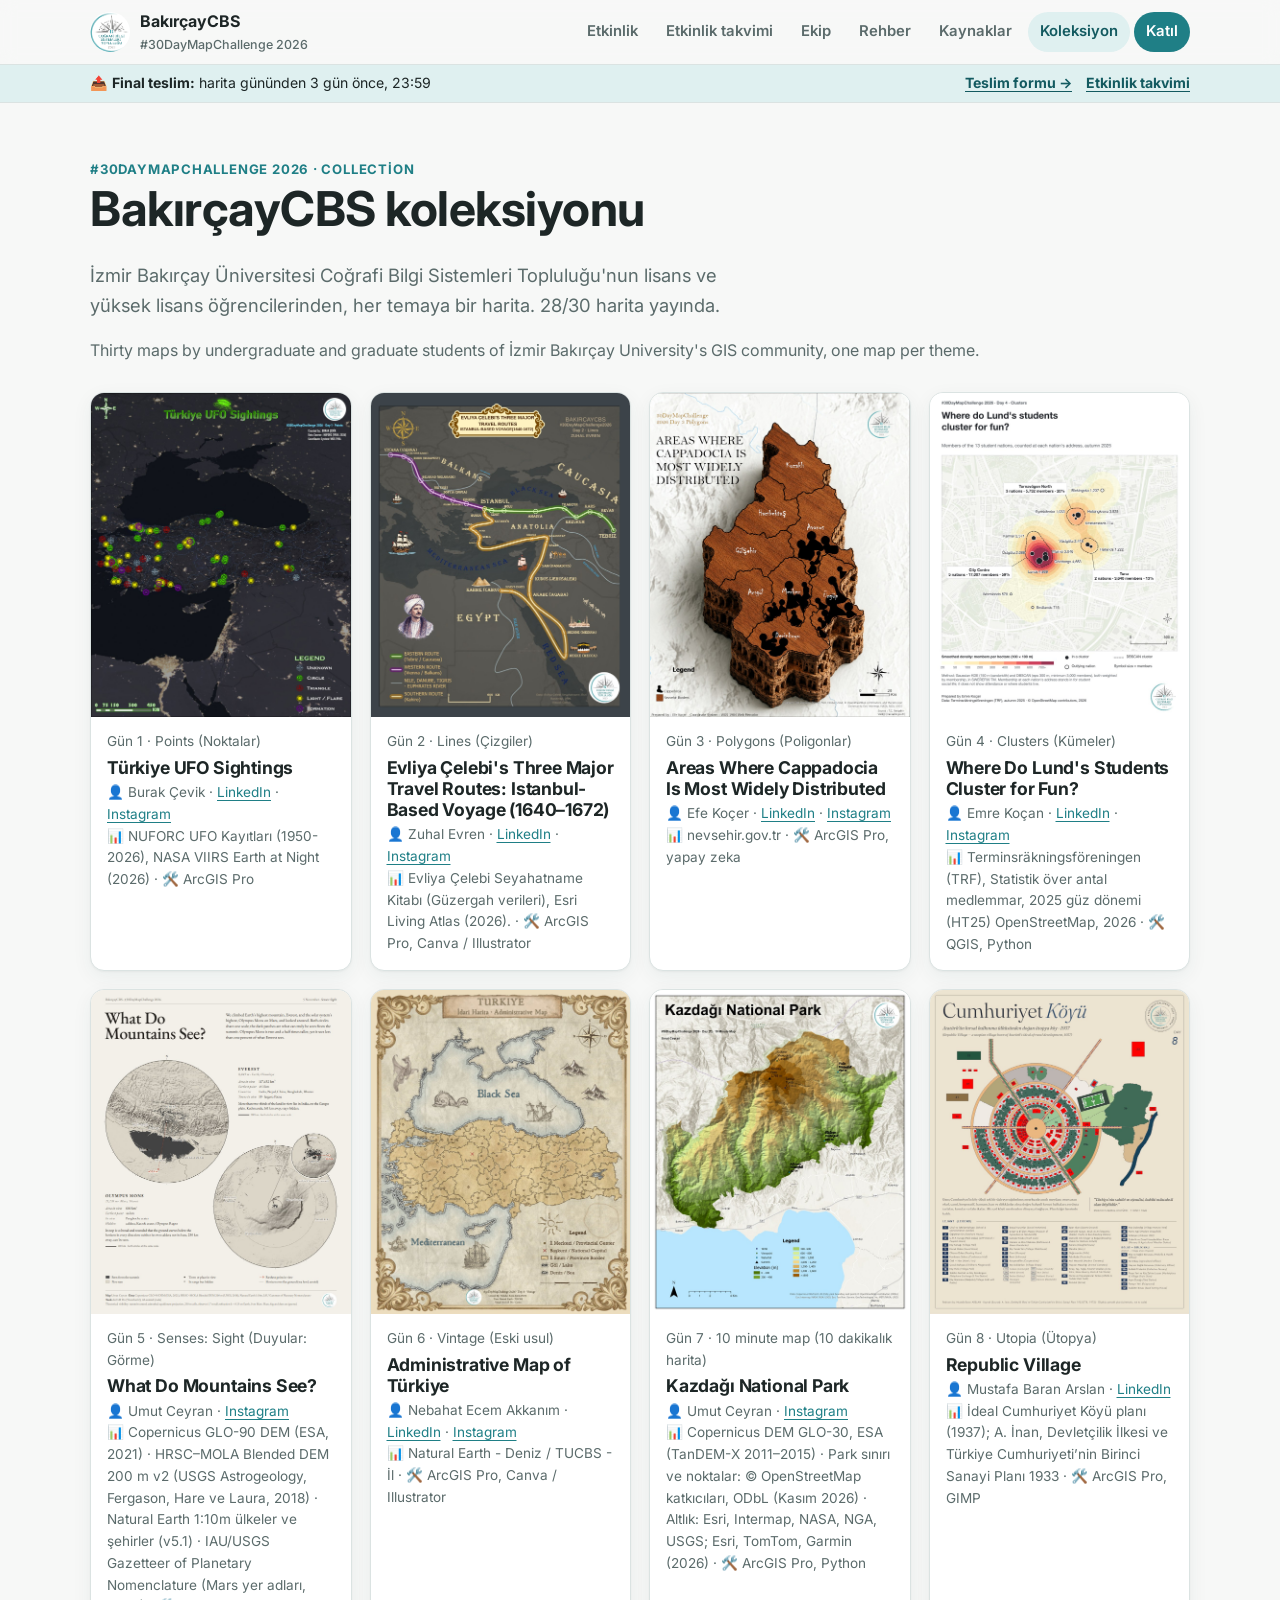
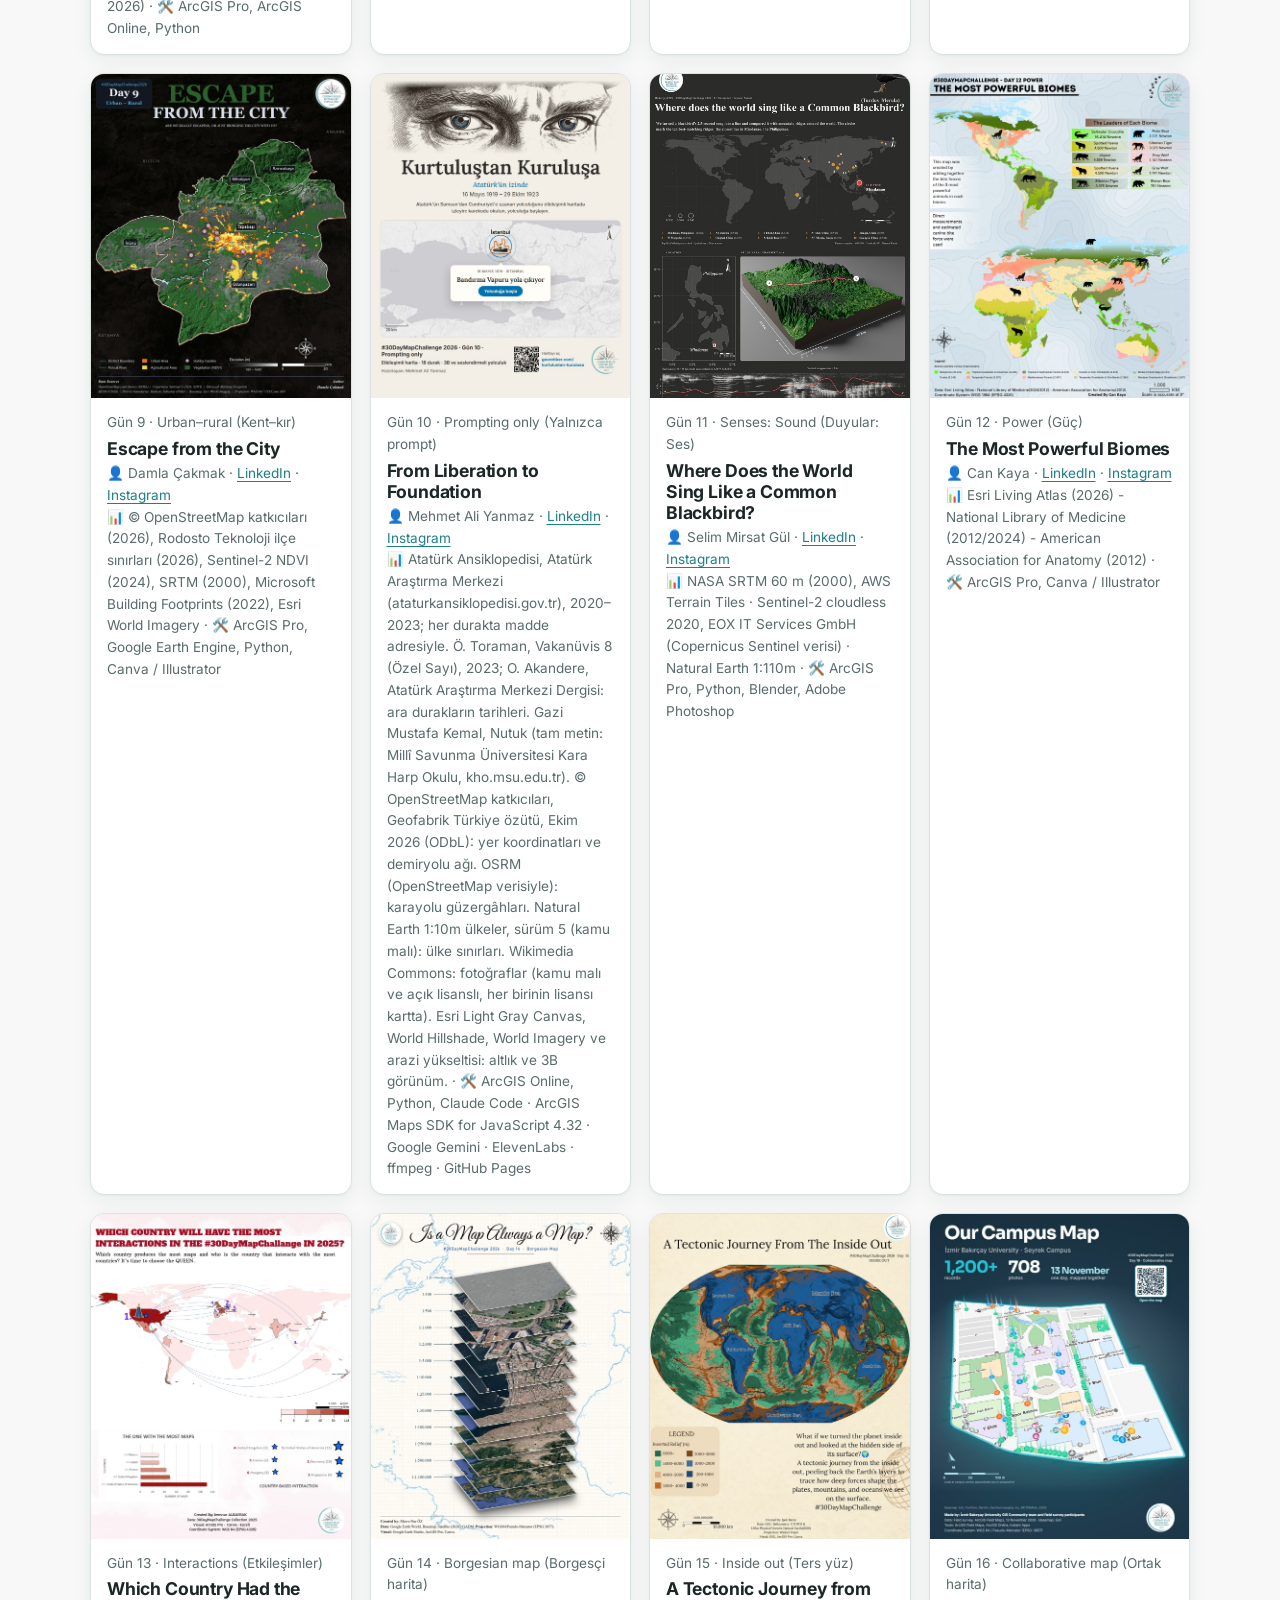
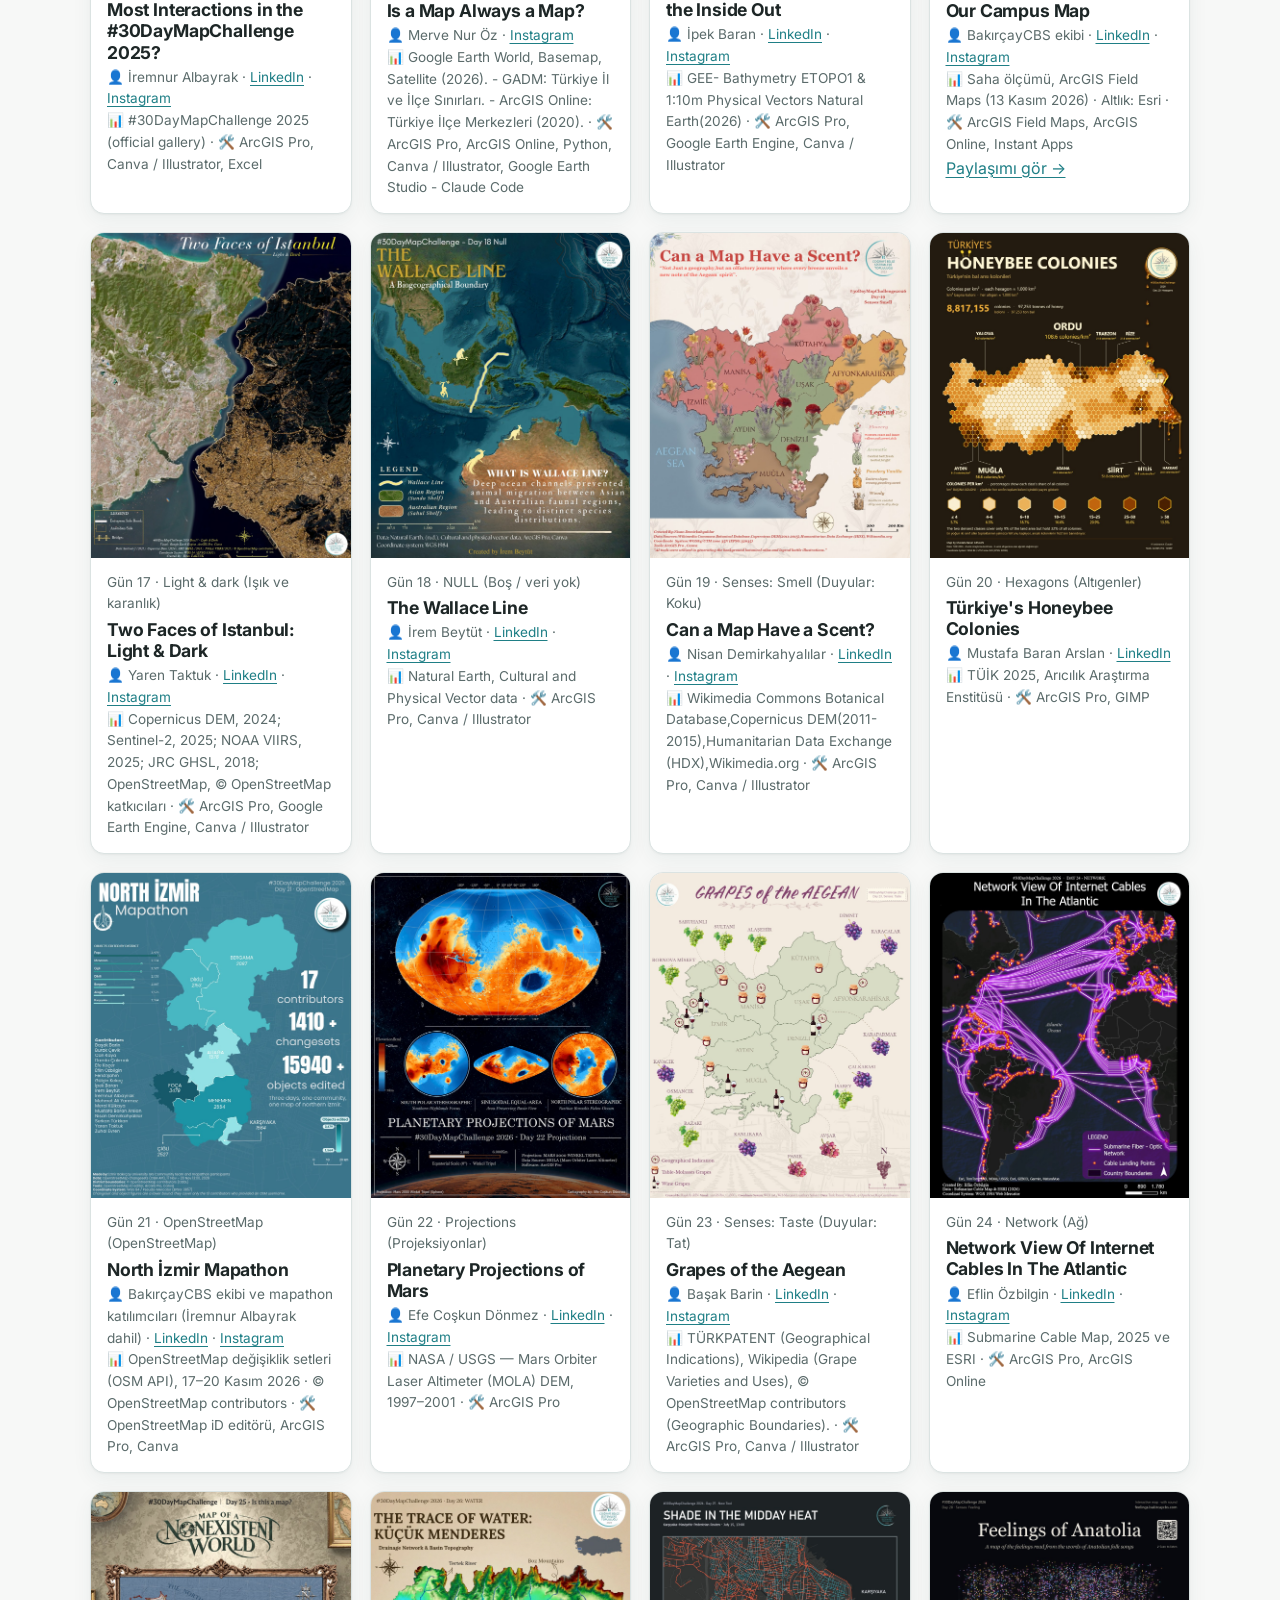
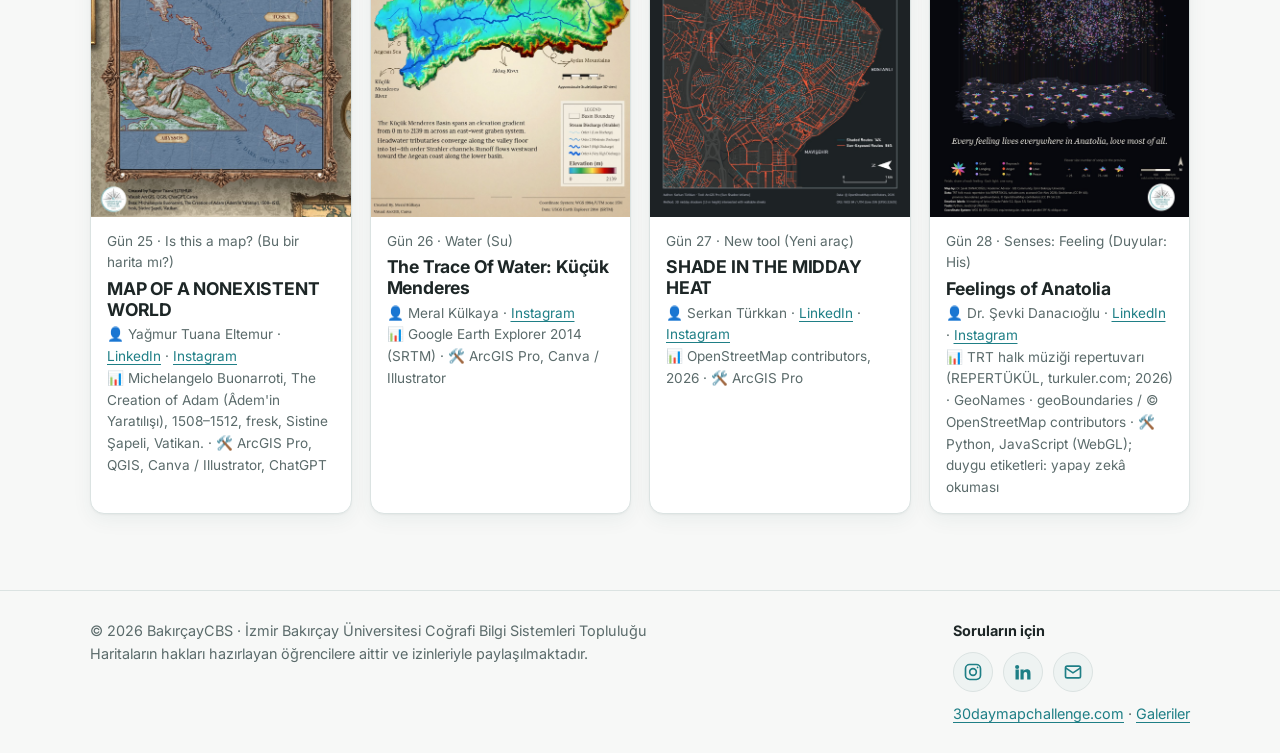
<file: koleksiyon.html>
<!doctype html>
<html lang="tr">
<head>
  <meta charset="utf-8">
  <meta name="viewport" content="width=device-width, initial-scale=1">
  <title>Koleksiyon · BakırçayCBS #30DayMapChallenge 2026</title>
  <meta name="description" content="BakırçayCBS #30DayMapChallenge 2026 harita koleksiyonu: İzmir Bakırçay Üniversitesi öğrencilerinden 30 harita.">
  <link rel="icon" href="assets/logo.png">
  <link rel="preconnect" href="https://fonts.googleapis.com">
  <link href="https://fonts.googleapis.com/css2?family=Inter:wght@400;500;600;700;800&display=swap" rel="stylesheet">
  <link rel="stylesheet" href="assets/style.css?v=202611061000">
</head>
<body data-page="koleksiyon">
  <header id="site-header"></header>

  <main>
    <section class="hero" style="padding-bottom:12px">
      <div class="wrap">
        <div class="eyebrow">#30DayMapChallenge 2026 · Collection</div>
        <h1>BakırçayCBS koleksiyonu</h1>
        <p class="lead">İzmir Bakırçay Üniversitesi Coğrafi Bilgi Sistemleri Topluluğu'nun lisans ve yüksek lisans
          öğrencilerinden, her temaya bir harita. <span id="map-count">0</span>/30 harita yayında.</p>
        <p class="muted" lang="en">Thirty maps by undergraduate and graduate students of İzmir Bakırçay University's GIS community,
          one map per theme.</p>
      </div>
    </section>

    <section style="padding-top:0">
      <div class="wrap">
        <div class="gallery" id="gallery"></div>
      </div>
    </section>
  </main>

  <footer id="site-footer"></footer>
  <script src="assets/data.js?v=202611061000"></script>
  <script src="assets/site.js?v=202611061000"></script>
</body>
</html>
</file>
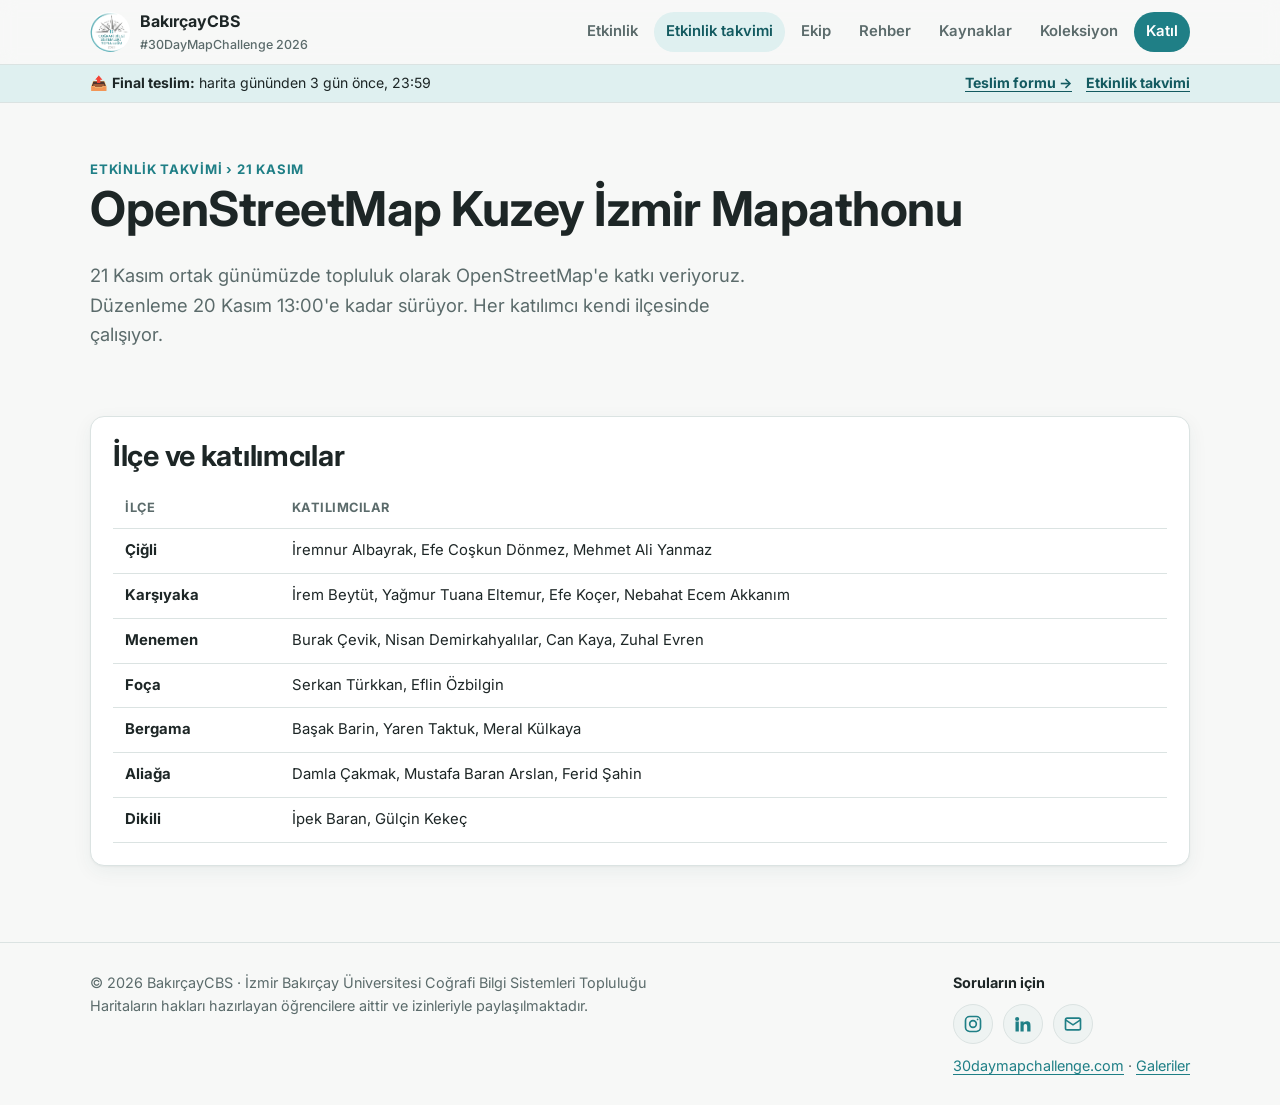
<file: mapathon.html>
<!doctype html>
<html lang="tr">
<head>
  <meta charset="utf-8">
  <meta name="viewport" content="width=device-width, initial-scale=1">
  <title>OSM Mapathon · BakırçayCBS #30DayMapChallenge 2026</title>
  <meta name="description" content="21 Kasım ortak günü: OpenStreetMap Kuzey İzmir mapathonu. İlçe ve katılımcı eşleşmeleri.">
  <link rel="icon" href="assets/logo.png">
  <link rel="preconnect" href="https://fonts.googleapis.com">
  <link href="https://fonts.googleapis.com/css2?family=Inter:wght@400;500;600;700;800&display=swap" rel="stylesheet">
  <link rel="stylesheet" href="assets/style.css?v=202611171500">
</head>
<body data-page="takvim">
  <header id="site-header"></header>

  <main>
    <section class="hero" style="padding-bottom:12px">
      <div class="wrap">
        <div class="eyebrow"><a href="takvim.html" style="text-decoration:none">Etkinlik takvimi</a> › 21 Kasım</div>
        <h1>OpenStreetMap Kuzey İzmir Mapathonu</h1>
        <p class="lead">21 Kasım ortak günümüzde topluluk olarak OpenStreetMap'e katkı veriyoruz. Düzenleme 20 Kasım 13:00'e kadar sürüyor. Her katılımcı kendi ilçesinde çalışıyor.</p>
      </div>
    </section>

    <section>
      <div class="wrap">
        <div class="card">
          <h2>İlçe ve katılımcılar</h2>
          <div class="table-wrap">
            <table>
              <thead><tr><th>İlçe</th><th>Katılımcılar</th></tr></thead>
              <tbody>
                <tr><td><strong>Çiğli</strong></td><td>İremnur Albayrak, Efe Coşkun Dönmez, Mehmet Ali Yanmaz</td></tr>
                <tr><td><strong>Karşıyaka</strong></td><td>İrem Beytüt, Yağmur Tuana Eltemur, Efe Koçer, Nebahat Ecem Akkanım</td></tr>
                <tr><td><strong>Menemen</strong></td><td>Burak Çevik, Nisan Demirkahyalılar, Can Kaya, Zuhal Evren</td></tr>
                <tr><td><strong>Foça</strong></td><td>Serkan Türkkan, Eflin Özbilgin</td></tr>
                <tr><td><strong>Bergama</strong></td><td>Başak Barin, Yaren Taktuk, Meral Külkaya</td></tr>
                <tr><td><strong>Aliağa</strong></td><td>Damla Çakmak, Mustafa Baran Arslan, Ferid Şahin</td></tr>
                <tr><td><strong>Dikili</strong></td><td>İpek Baran, Gülçin Kekeç</td></tr>
              </tbody>
            </table>
          </div>
        </div>
      </div>
    </section>
  </main>

  <footer id="site-footer"></footer>
  <script src="assets/data.js?v=202611171500"></script>
  <script src="assets/site.js?v=202611171500"></script>
</body>
</html>
</file>
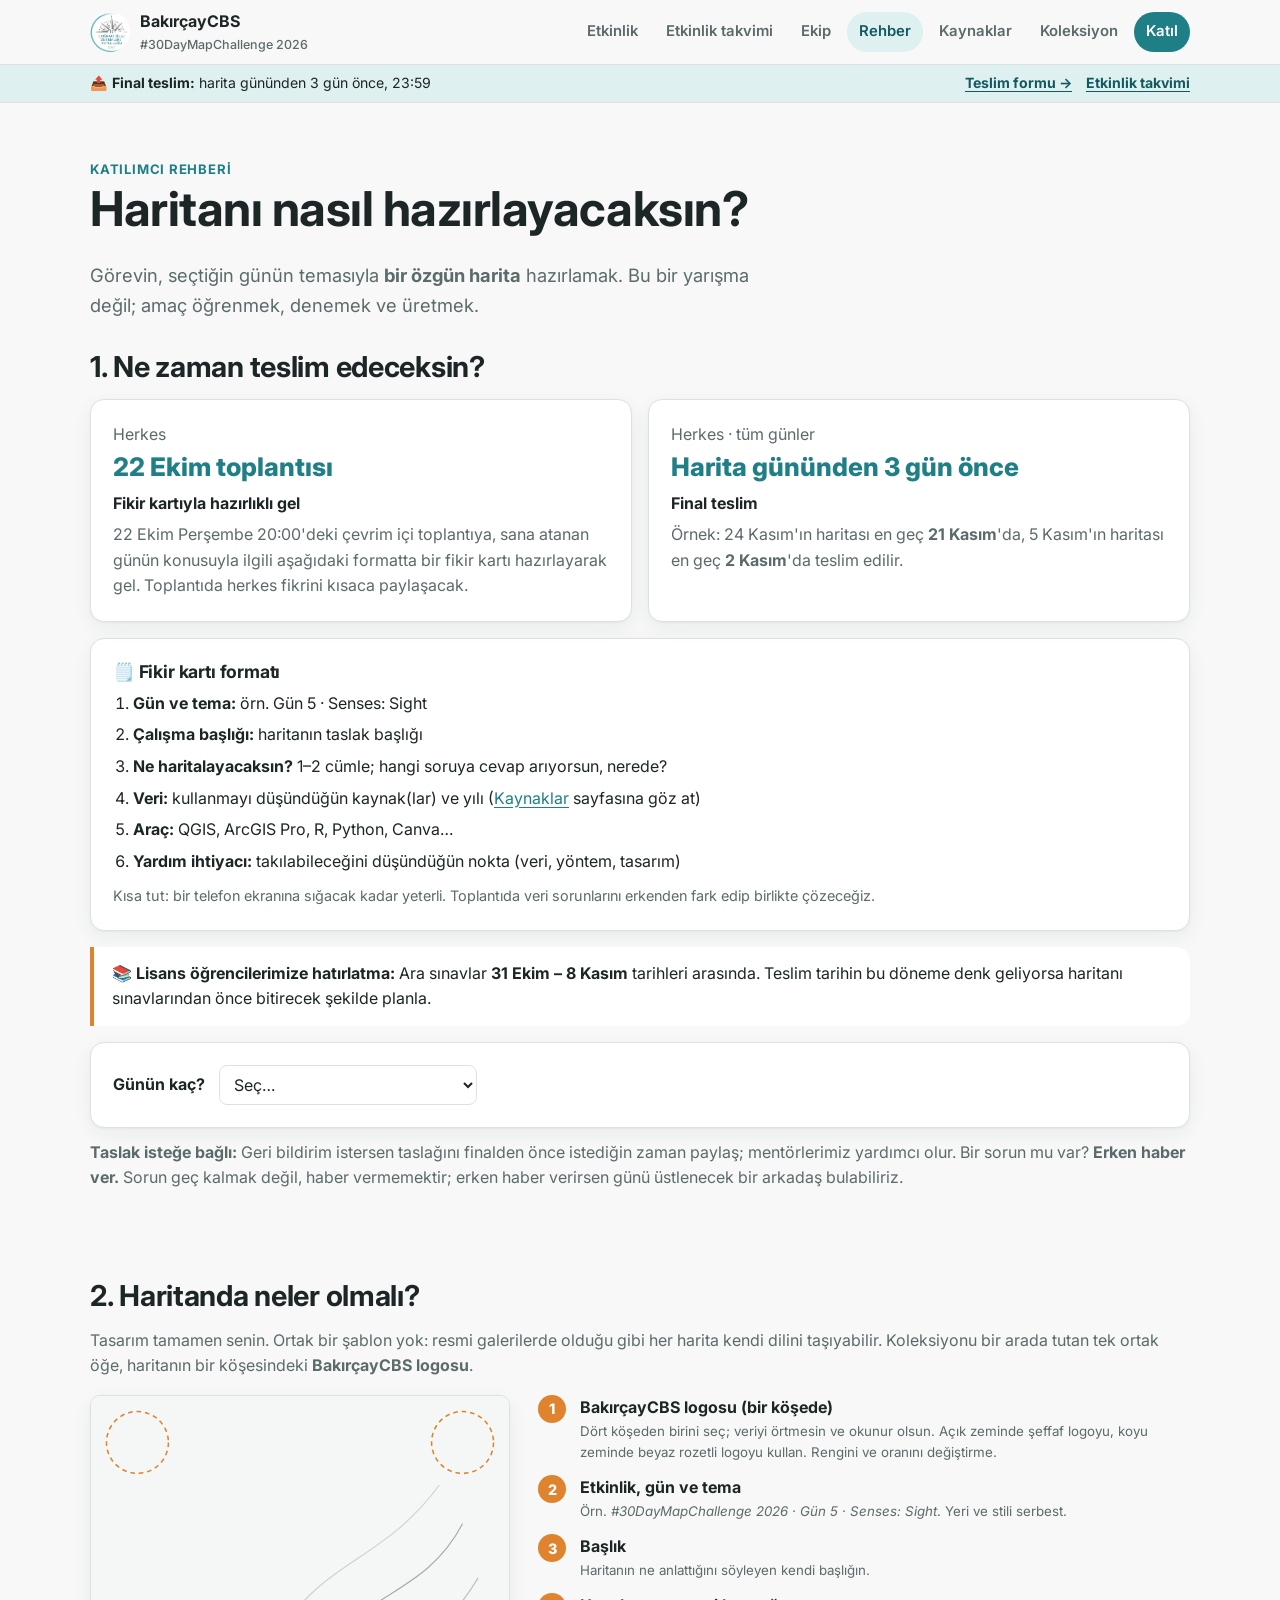
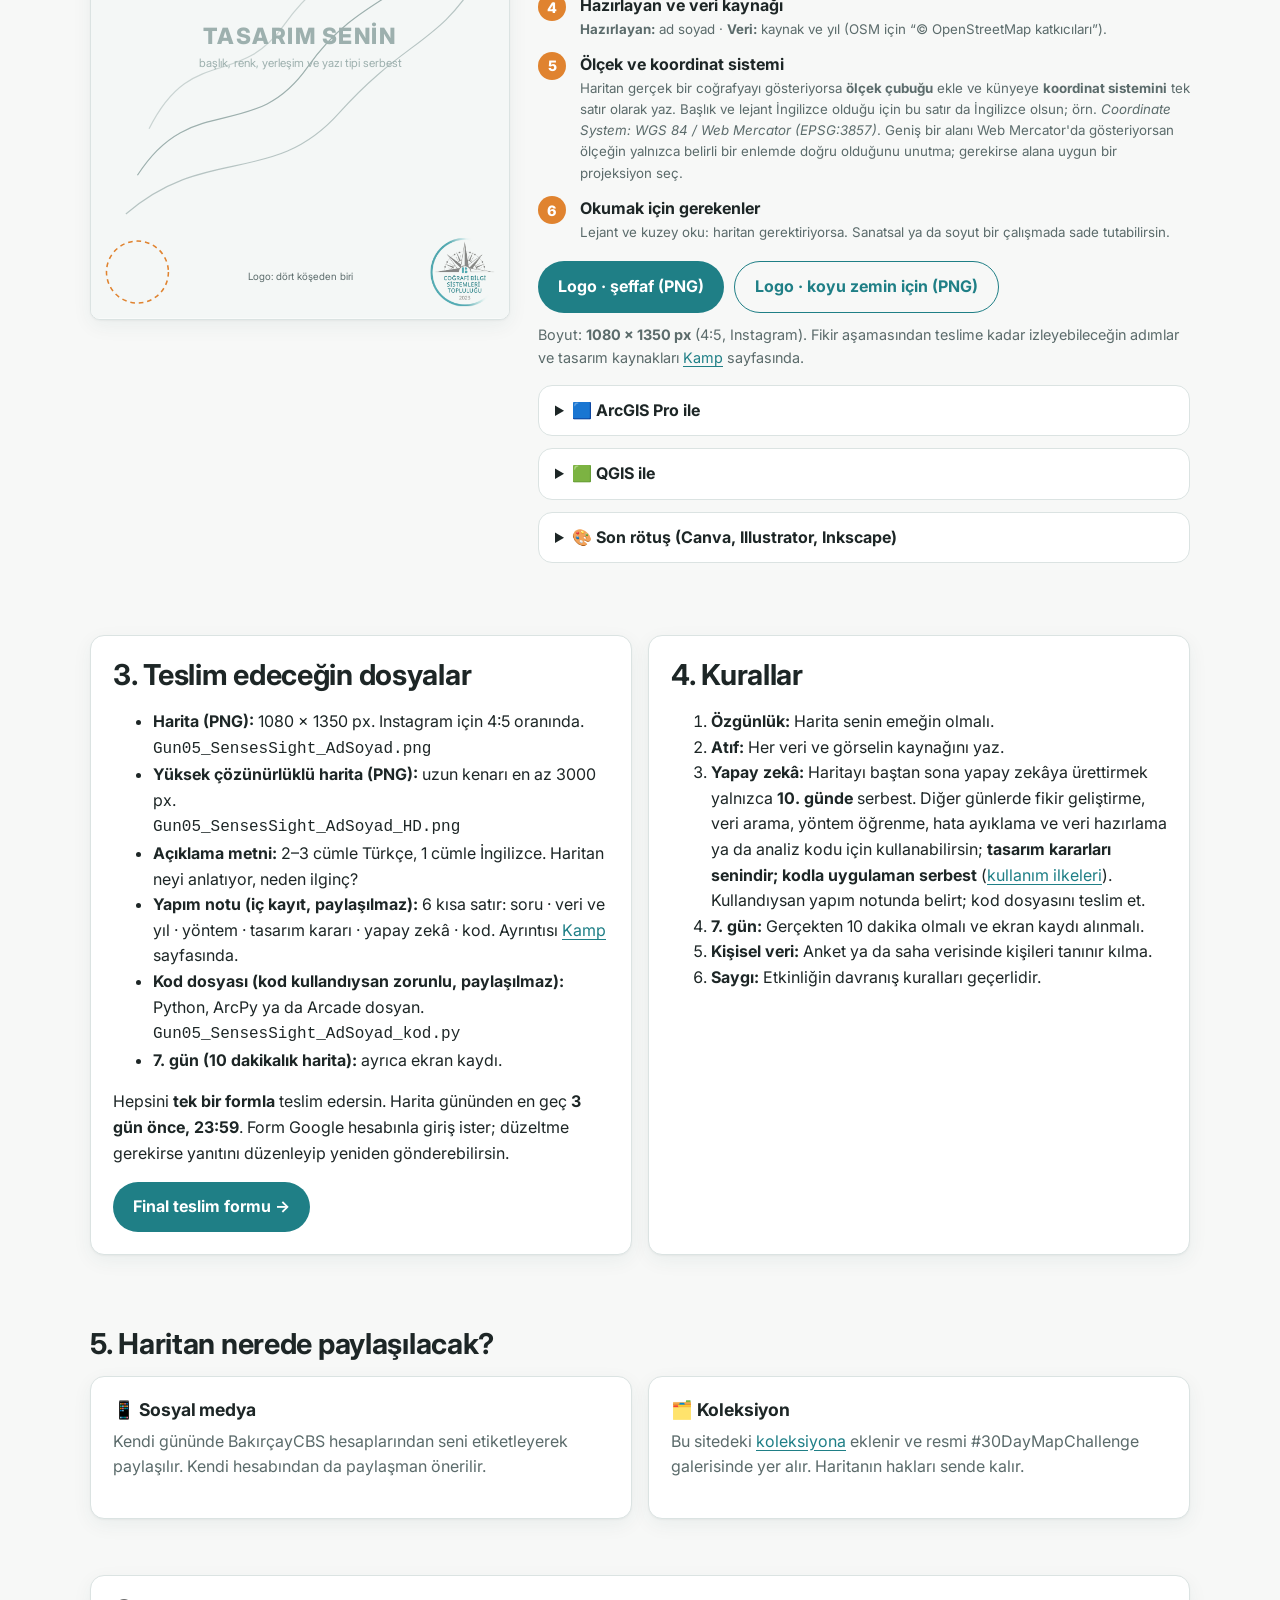
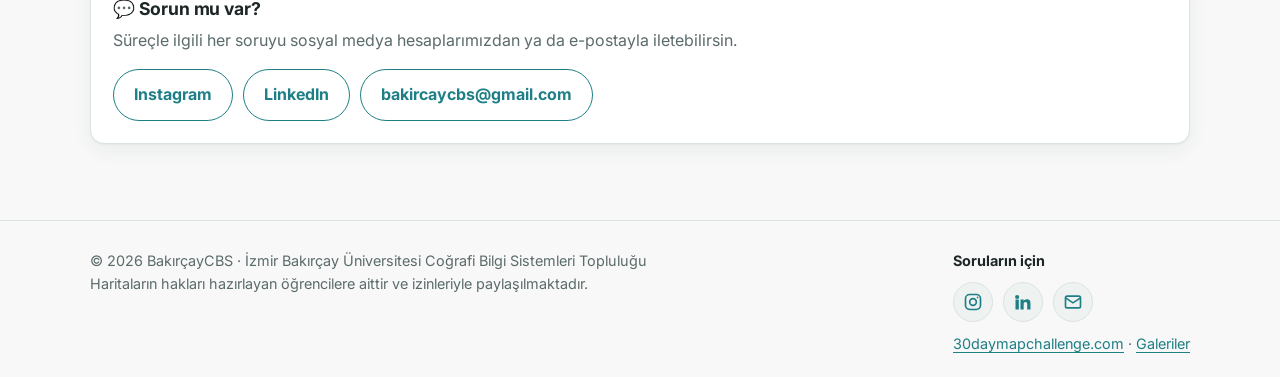
<file: rehber.html>
<!doctype html>
<html lang="tr">
<head>
  <meta charset="utf-8">
  <meta name="viewport" content="width=device-width, initial-scale=1">
  <title>Rehber · BakırçayCBS #30DayMapChallenge 2026</title>
  <meta name="description" content="Katılımcı rehberi: teslim kuralı, haritada bulunması gerekenler, şablon ve kurallar.">
  <link rel="icon" href="assets/logo.png">
  <link rel="preconnect" href="https://fonts.googleapis.com">
  <link href="https://fonts.googleapis.com/css2?family=Inter:wght@400;500;600;700;800&display=swap" rel="stylesheet">
  <link rel="stylesheet" href="assets/style.css?v=202611061000">
</head>
<body data-page="rehber">
  <header id="site-header"></header>

  <main>
    <section class="hero" style="padding-bottom:12px">
      <div class="wrap">
        <div class="eyebrow">Katılımcı rehberi</div>
        <h1>Haritanı nasıl hazırlayacaksın?</h1>
        <p class="lead">Görevin, seçtiğin günün temasıyla <strong>bir özgün harita</strong> hazırlamak.
          Bu bir yarışma değil; amaç öğrenmek, denemek ve üretmek.</p>
      </div>
    </section>

    <!-- 1. Teslim -->
    <section style="padding-top:0">
      <div class="wrap">
        <h2>1. Ne zaman teslim edeceksin?</h2>
        <div class="grid-2">
          <div class="card">
            <div class="muted">Herkes</div>
            <div class="rule-big">22 Ekim toplantısı</div>
            <strong>Fikir kartıyla hazırlıklı gel</strong>
            <p class="muted" style="margin:6px 0 0">22 Ekim Perşembe 20:00'deki çevrim içi toplantıya, sana atanan günün konusuyla ilgili
              aşağıdaki formatta bir fikir kartı hazırlayarak gel. Toplantıda herkes fikrini kısaca paylaşacak.</p>
          </div>
          <div class="card">
            <div class="muted">Herkes · tüm günler</div>
            <div class="rule-big">Harita gününden 3 gün önce</div>
            <strong>Final teslim</strong>
            <p class="muted" style="margin:6px 0 0">Örnek: 24 Kasım'ın haritası en geç <strong>21 Kasım</strong>'da,
              5 Kasım'ın haritası en geç <strong>2 Kasım</strong>'da teslim edilir.</p>
          </div>
        </div>

        <div class="card" id="fikir-karti" style="margin-top:16px;scroll-margin-top:90px">
          <h3 style="margin-top:0">🗒️ Fikir kartı formatı</h3>
          <ol style="margin:0;padding-left:20px;display:grid;gap:6px">
            <li><strong>Gün ve tema:</strong> örn. Gün 5 · Senses: Sight</li>
            <li><strong>Çalışma başlığı:</strong> haritanın taslak başlığı</li>
            <li><strong>Ne haritalayacaksın?</strong> 1–2 cümle; hangi soruya cevap arıyorsun, nerede?</li>
            <li><strong>Veri:</strong> kullanmayı düşündüğün kaynak(lar) ve yılı (<a href="kaynaklar.html">Kaynaklar</a> sayfasına göz at)</li>
            <li><strong>Araç:</strong> QGIS, ArcGIS Pro, R, Python, Canva…</li>
            <li><strong>Yardım ihtiyacı:</strong> takılabileceğini düşündüğün nokta (veri, yöntem, tasarım)</li>
          </ol>
          <p class="muted" style="margin:10px 0 0;font-size:.9rem">Kısa tut: bir telefon ekranına sığacak kadar yeterli. Toplantıda veri sorunlarını erkenden fark edip birlikte çözeceğiz.</p>
        </div>

        <div class="note">📚 <strong>Lisans öğrencilerimize hatırlatma:</strong> Ara sınavlar <strong>31 Ekim – 8 Kasım</strong> tarihleri arasında.
          Teslim tarihin bu döneme denk geliyorsa haritanı sınavlarından önce bitirecek şekilde planla.</div>

        <div class="card" style="margin-top:16px;display:flex;gap:14px;align-items:center;flex-wrap:wrap">
          <label for="gun-sec"><strong>Günün kaç?</strong></label>
          <select id="gun-sec" style="font:inherit;padding:8px 10px;border-radius:8px;border:1px solid var(--line);background:var(--surface);color:var(--text)"></select>
          <span id="gun-sonuc" aria-live="polite" style="font-weight:700;color:var(--brand)"></span>
        </div>

        <p class="muted" style="margin-top:12px"><strong>Taslak isteğe bağlı:</strong> Geri bildirim istersen taslağını finalden önce istediğin zaman paylaş;
          mentörlerimiz yardımcı olur. Bir sorun mu var? <strong>Erken haber ver.</strong> Sorun geç kalmak değil, haber vermemektir;
          erken haber verirsen günü üstlenecek bir arkadaş bulabiliriz.</p>
      </div>
    </section>

    <!-- 2. Haritanda neler olmalı -->
    <section>
      <div class="wrap">
        <h2>2. Haritanda neler olmalı?</h2>
        <p class="muted">Tasarım tamamen senin. Ortak bir şablon yok: resmi galerilerde olduğu gibi her harita kendi dilini taşıyabilir.
          Koleksiyonu bir arada tutan tek ortak öğe, haritanın bir köşesindeki <strong>BakırçayCBS logosu</strong>.</p>
        <div class="anatomy">
          <svg viewBox="0 0 1080 1350" role="img" aria-labelledby="anat-t">
            <title id="anat-t">Serbest tasarımlı bir harita örneği; logo dört köşeden birine yerleştirilebilir</title>
            <rect width="1080" height="1350" fill="#f4f7f6"/>
            <g fill="none" stroke="#9db0ae" stroke-width="3">
              <path d="M120 980 C 260 760, 420 900, 560 700 S 860 520, 960 330"/>
              <path d="M90 1080 C 300 900, 470 1010, 640 820 S 900 640, 1000 470" opacity=".7"/>
              <path d="M150 860 C 260 640, 380 760, 500 590 S 760 420, 900 230" opacity=".5"/>
            </g>
            <text x="540" y="640" fill="#9db0ae" font-family="Inter, Arial, sans-serif" font-size="58" font-weight="800" text-anchor="middle" letter-spacing="4">TASARIM SENİN</text>
            <text x="540" y="700" fill="#9db0ae" font-family="Inter, Arial, sans-serif" font-size="30" text-anchor="middle">başlık, renk, yerleşim ve yazı tipi serbest</text>
            <g fill="none" stroke="#e0832f" stroke-width="4" stroke-dasharray="12 10">
              <circle cx="120" cy="120" r="80"/><circle cx="960" cy="120" r="80"/><circle cx="120" cy="1230" r="80"/>
            </g>
            <image href="assets/logo_seffaf.png" x="870" y="1140" width="180" height="178"/>
            <text x="540" y="1250" fill="#5b6b6b" font-family="Inter, Arial, sans-serif" font-size="26" text-anchor="middle">Logo: dört köşeden biri</text>
          </svg>
          <div>
            <ol>
              <li><strong>BakırçayCBS logosu (bir köşede)</strong>
                <small>Dört köşeden birini seç; veriyi örtmesin ve okunur olsun. Açık zeminde şeffaf logoyu,
                  koyu zeminde beyaz rozetli logoyu kullan. Rengini ve oranını değiştirme.</small></li>
              <li><strong>Etkinlik, gün ve tema</strong>
                <small>Örn. <em>#30DayMapChallenge 2026 · Gün 5 · Senses: Sight</em>. Yeri ve stili serbest.</small></li>
              <li><strong>Başlık</strong>
                <small>Haritanın ne anlattığını söyleyen kendi başlığın.</small></li>
              <li><strong>Hazırlayan ve veri kaynağı</strong>
                <small><strong>Hazırlayan:</strong> ad soyad · <strong>Veri:</strong> kaynak ve yıl
                  (OSM için “© OpenStreetMap katkıcıları”).</small></li>
              <li><strong>Ölçek ve koordinat sistemi</strong>
                <small>Haritan gerçek bir coğrafyayı gösteriyorsa <strong>ölçek çubuğu</strong> ekle ve künyeye
                  <strong>koordinat sistemini</strong> tek satır olarak yaz. Başlık ve lejant İngilizce olduğu için bu satır da İngilizce olsun; örn. <em>Coordinate System: WGS 84 / Web Mercator (EPSG:3857)</em>.
                  Geniş bir alanı Web Mercator'da gösteriyorsan ölçeğin yalnızca belirli bir enlemde doğru olduğunu unutma; gerekirse alana uygun bir projeksiyon seç.</small></li>
              <li><strong>Okumak için gerekenler</strong>
                <small>Lejant ve kuzey oku: haritan gerektiriyorsa. Sanatsal ya da soyut bir çalışmada sade tutabilirsin.</small></li>
            </ol>
            <div class="btn-row">
              <a class="btn" href="assets/logo_seffaf.png" download="BakircayCBS_logo_seffaf.png">Logo · şeffaf (PNG)</a>
              <a class="btn ghost" href="assets/logo_rozet.png" download="BakircayCBS_logo_rozet.png">Logo · koyu zemin için (PNG)</a>
            </div>
            <p class="muted" style="font-size:.9rem;margin-top:10px">Boyut: <strong>1080 × 1350 px</strong> (4:5, Instagram).
              Fikir aşamasından teslime kadar izleyebileceğin adımlar ve tasarım kaynakları <a href="kamp.html">Kamp</a> sayfasında.</p>
            <div class="tips">
              <details>
                <summary>🟦 ArcGIS Pro ile</summary>
                <ol>
                  <li><em>Insert → New Layout → Custom page size</em>: genişlik <strong>10,8 inç</strong>, yükseklik <strong>13,5 inç</strong>.</li>
                  <li>Haritanı, başlığını ve künyeni istediğin gibi yerleştir. Logoyu <em>Insert → Picture</em> ile bir köşeye ekle.</li>
                  <li><em>Share → Export Layout</em>: biçim <em>PNG</em>, <strong>100 dpi</strong> → 1080 × 1350 px.
                    HD sürüm için <strong>300 dpi</strong> → 3240 × 4050 px.</li>
                </ol>
              </details>
              <details>
                <summary>🟩 QGIS ile</summary>
                <ol>
                  <li><em>Proje → Yeni Yazdırma Düzeni</em>; <em>Sayfa Özellikleri</em>'nde boyutu <em>Özel</em>, birimi <em>px</em> seç: <strong>1080 × 1350</strong>.</li>
                  <li>Logoyu <em>Öğe Ekle → Resim</em> ile bir köşeye yerleştir.</li>
                  <li><em>Düzen → Görüntü Olarak Dışa Aktar (PNG)</em>. HD için çözünürlüğü üç katına çıkar.</li>
                </ol>
              </details>
              <details>
                <summary>🎨 Son rötuş (Canva, Illustrator, Inkscape)</summary>
                <ol>
                  <li>Haritanın kendisi bir CBS aracından gelmeli; bu araçları başlık, metin ve logo yerleşimi gibi son dokunuşlar için kullanabilirsin.</li>
                  <li>Canva'da <em>Özel boyut</em>: <strong>1080 × 1350 px</strong>; dışa aktarım <em>PNG</em>.</li>
                </ol>
              </details>
            </div>
          </div>
        </div>
      </div>
    </section>

    <!-- 3. Dosyalar -->
    <section>
      <div class="wrap grid-2">
        <div class="card">
          <h2>3. Teslim edeceğin dosyalar</h2>
          <ul>
            <li><strong>Harita (PNG):</strong> 1080 × 1350 px. Instagram için 4:5 oranında.<br>
              <code>Gun05_SensesSight_AdSoyad.png</code></li>
            <li><strong>Yüksek çözünürlüklü harita (PNG):</strong> uzun kenarı en az 3000 px.<br>
              <code>Gun05_SensesSight_AdSoyad_HD.png</code></li>
            <li><strong>Açıklama metni:</strong> 2–3 cümle Türkçe, 1 cümle İngilizce. Haritan neyi anlatıyor, neden ilginç?</li>
            <li><strong>Yapım notu (iç kayıt, paylaşılmaz):</strong> 6 kısa satır: soru · veri ve yıl · yöntem · tasarım kararı · yapay zekâ · kod.
              Ayrıntısı <a href="kamp.html#yapim-notu">Kamp</a> sayfasında.</li>
            <li><strong>Kod dosyası (kod kullandıysan zorunlu, paylaşılmaz):</strong> Python, ArcPy ya da Arcade dosyan.<br>
              <code>Gun05_SensesSight_AdSoyad_kod.py</code></li>
            <li><strong>7. gün (10 dakikalık harita):</strong> ayrıca ekran kaydı.</li>
          </ul>
          <p>Hepsini <strong>tek bir formla</strong> teslim edersin. Harita gününden en geç <strong>3 gün önce, 23:59</strong>.
            Form Google hesabınla giriş ister; düzeltme gerekirse yanıtını düzenleyip yeniden gönderebilirsin.</p>
          <div class="btn-row" style="margin-top:8px"><a class="btn" href="https://docs.google.com/forms/d/e/1FAIpQLSf4WQC5CuMfvUpI1C6PYpdL-Iffg6Ms-E-7iyyToU3J1yiX4g/viewform" target="_blank" rel="noopener">Final teslim formu →</a></div>
        </div>
        <div class="card">
          <h2>4. Kurallar</h2>
          <ol>
            <li><strong>Özgünlük:</strong> Harita senin emeğin olmalı.</li>
            <li><strong>Atıf:</strong> Her veri ve görselin kaynağını yaz.</li>
            <li><strong>Yapay zekâ:</strong> Haritayı baştan sona yapay zekâya ürettirmek yalnızca <strong>10. günde</strong> serbest.
              Diğer günlerde fikir geliştirme, veri arama, yöntem öğrenme, hata ayıklama ve veri hazırlama ya da analiz kodu için kullanabilirsin;
              <strong>tasarım kararları senindir; kodla uygulaman serbest</strong> (<a href="kamp.html#yapay-zeka">kullanım ilkeleri</a>). Kullandıysan yapım notunda belirt; kod dosyasını teslim et.</li>
            <li><strong>7. gün:</strong> Gerçekten 10 dakika olmalı ve ekran kaydı alınmalı.</li>
            <li><strong>Kişisel veri:</strong> Anket ya da saha verisinde kişileri tanınır kılma.</li>
            <li><strong>Saygı:</strong> Etkinliğin davranış kuralları geçerlidir.</li>
          </ol>
        </div>
      </div>
    </section>

    <!-- 5. Paylaşım -->
    <section>
      <div class="wrap">
        <h2>5. Haritan nerede paylaşılacak?</h2>
        <div class="grid-2">
          <div class="card"><h3>📱 Sosyal medya</h3><p class="muted">Kendi gününde BakırçayCBS hesaplarından seni etiketleyerek paylaşılır.
            Kendi hesabından da paylaşman önerilir.</p></div>
          <div class="card"><h3>🗂️ Koleksiyon</h3><p class="muted">Bu sitedeki <a href="koleksiyon.html">koleksiyona</a> eklenir ve resmi
            #30DayMapChallenge galerisinde yer alır. Haritanın hakları sende kalır.</p></div>
        </div>
      </div>
    </section>
    <section style="padding-top:0"><div class="wrap"><div data-contact></div></div></section>
  </main>

  <footer id="site-footer"></footer>
  <script src="assets/data.js?v=202611061000"></script>
  <script src="assets/site.js?v=202611061000"></script>
  <script>
    (function () {
      const sel = document.getElementById("gun-sec"), out = document.getElementById("gun-sonuc");
      sel.innerHTML = '<option value="">Seç…</option>' + TEMALAR.map(t =>
        `<option value="${t.n}">${t.n} Kasım · ${t.en}</option>`).join("");
      sel.addEventListener("change", () => {
        const t = TEMALAR.find(x => x.n === +sel.value);
        out.textContent = t ? (t.level === "group" ? "Ortak gün: etkinlikte birlikte hazırlanır."
          : `Son teslim: ${deadlineOf(t)}` + (deadlineInExam(t) ? "  ❗ ara sınav dönemine denk geliyor, sınavlardan önce bitirmeyi planla" : "")) : "";
      });
    })();
  </script>
</body>
</html>
</file>
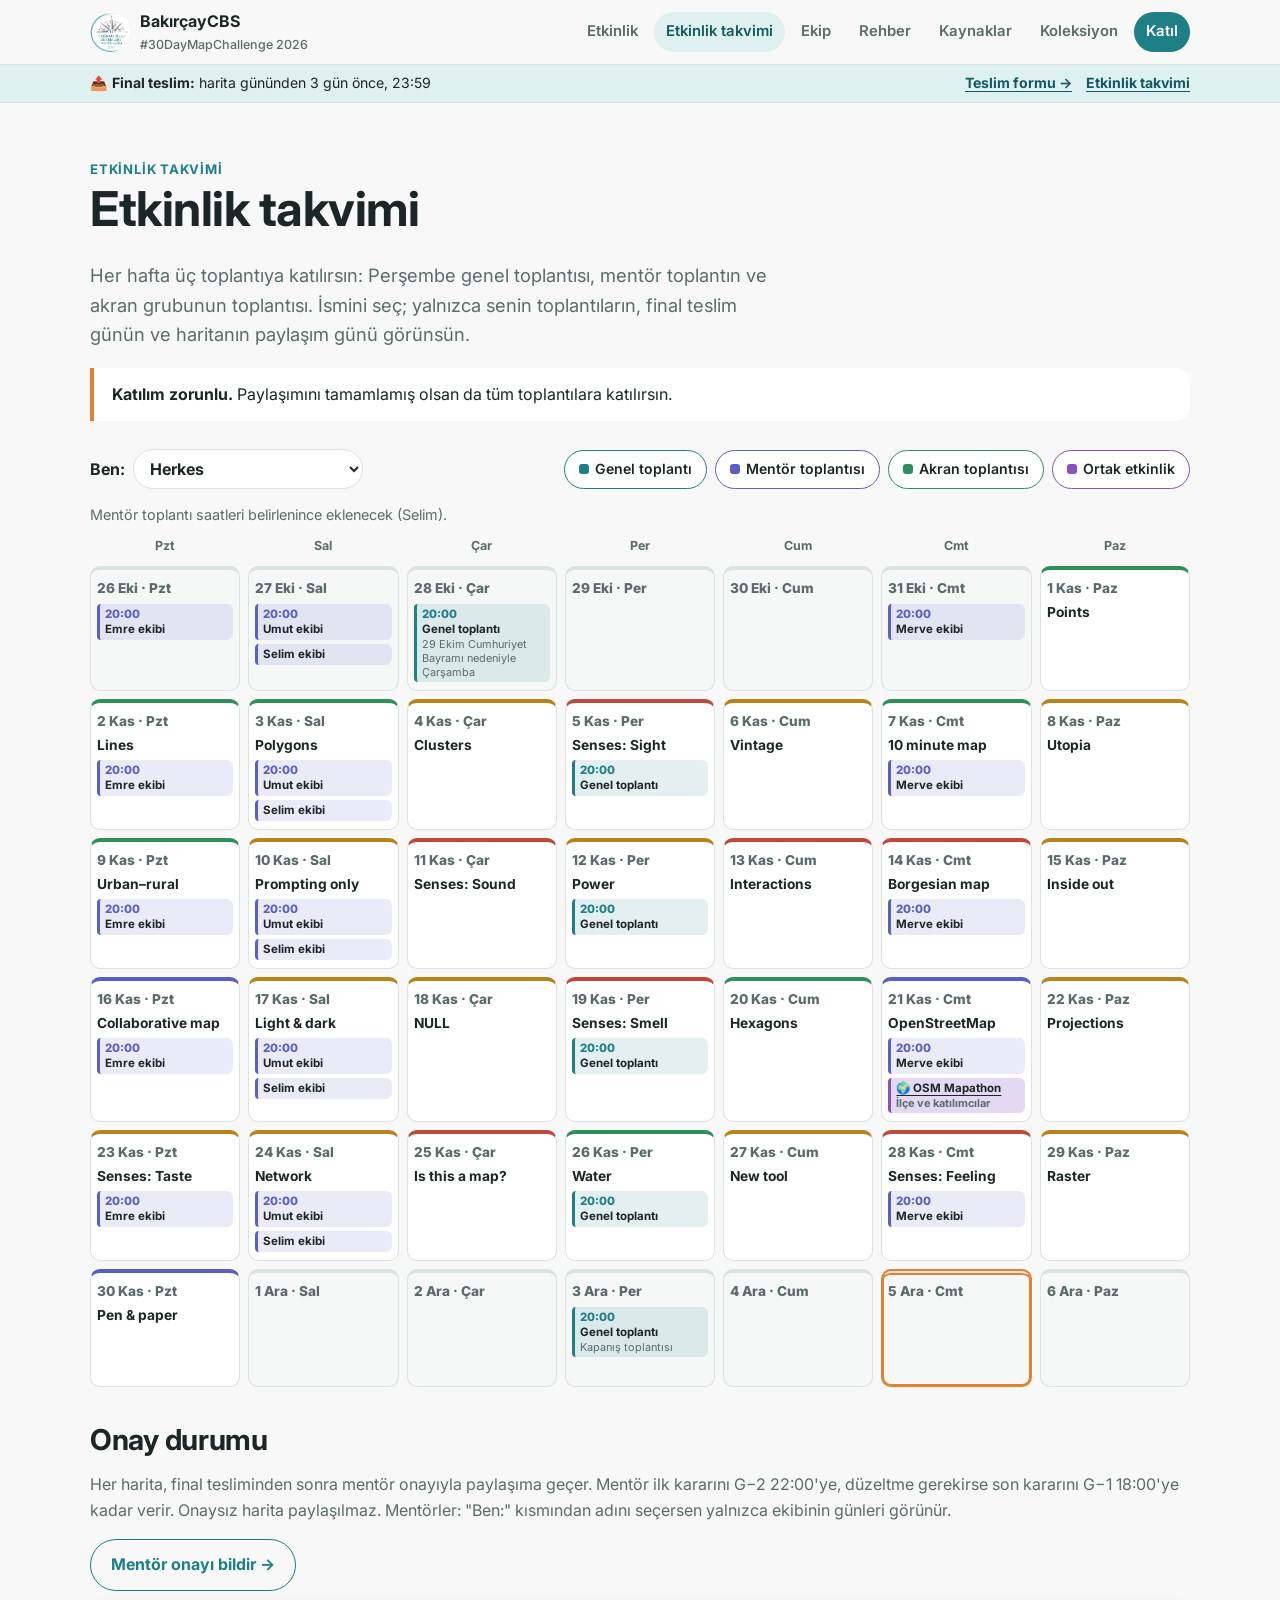
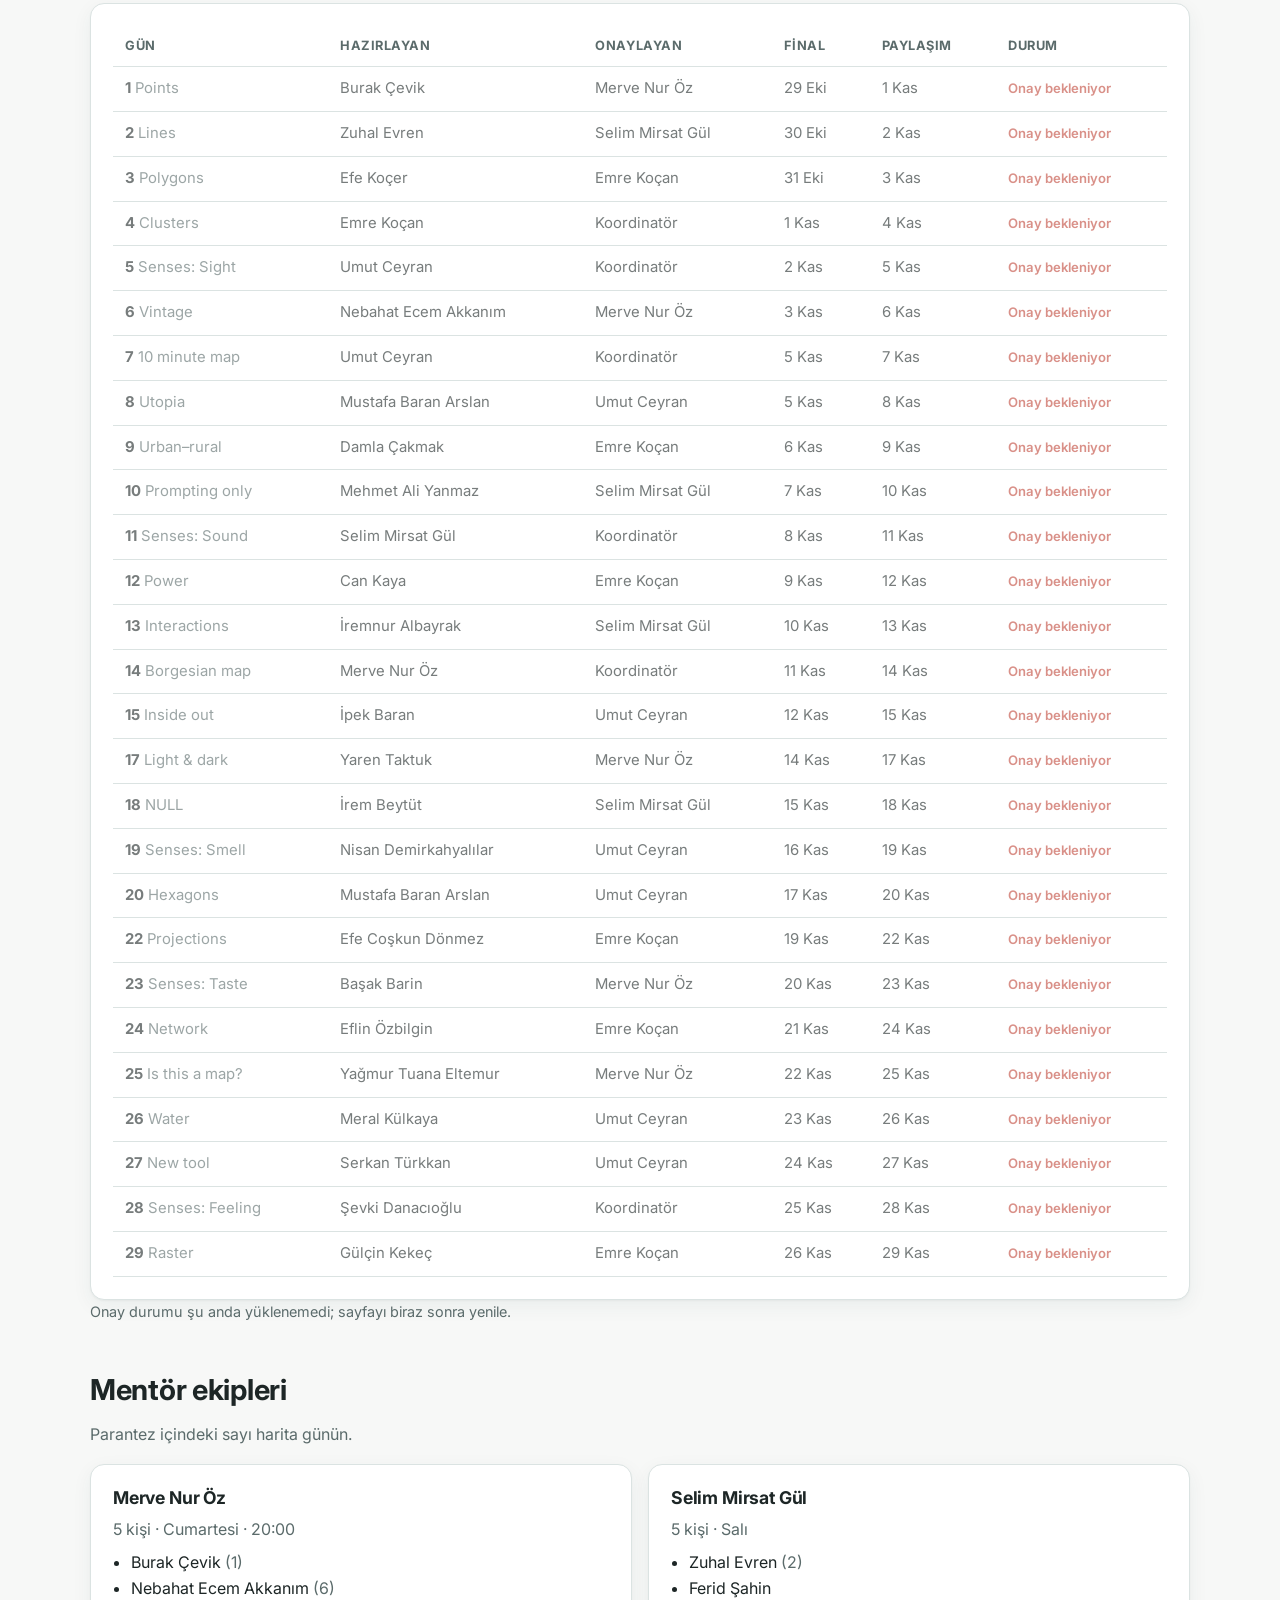
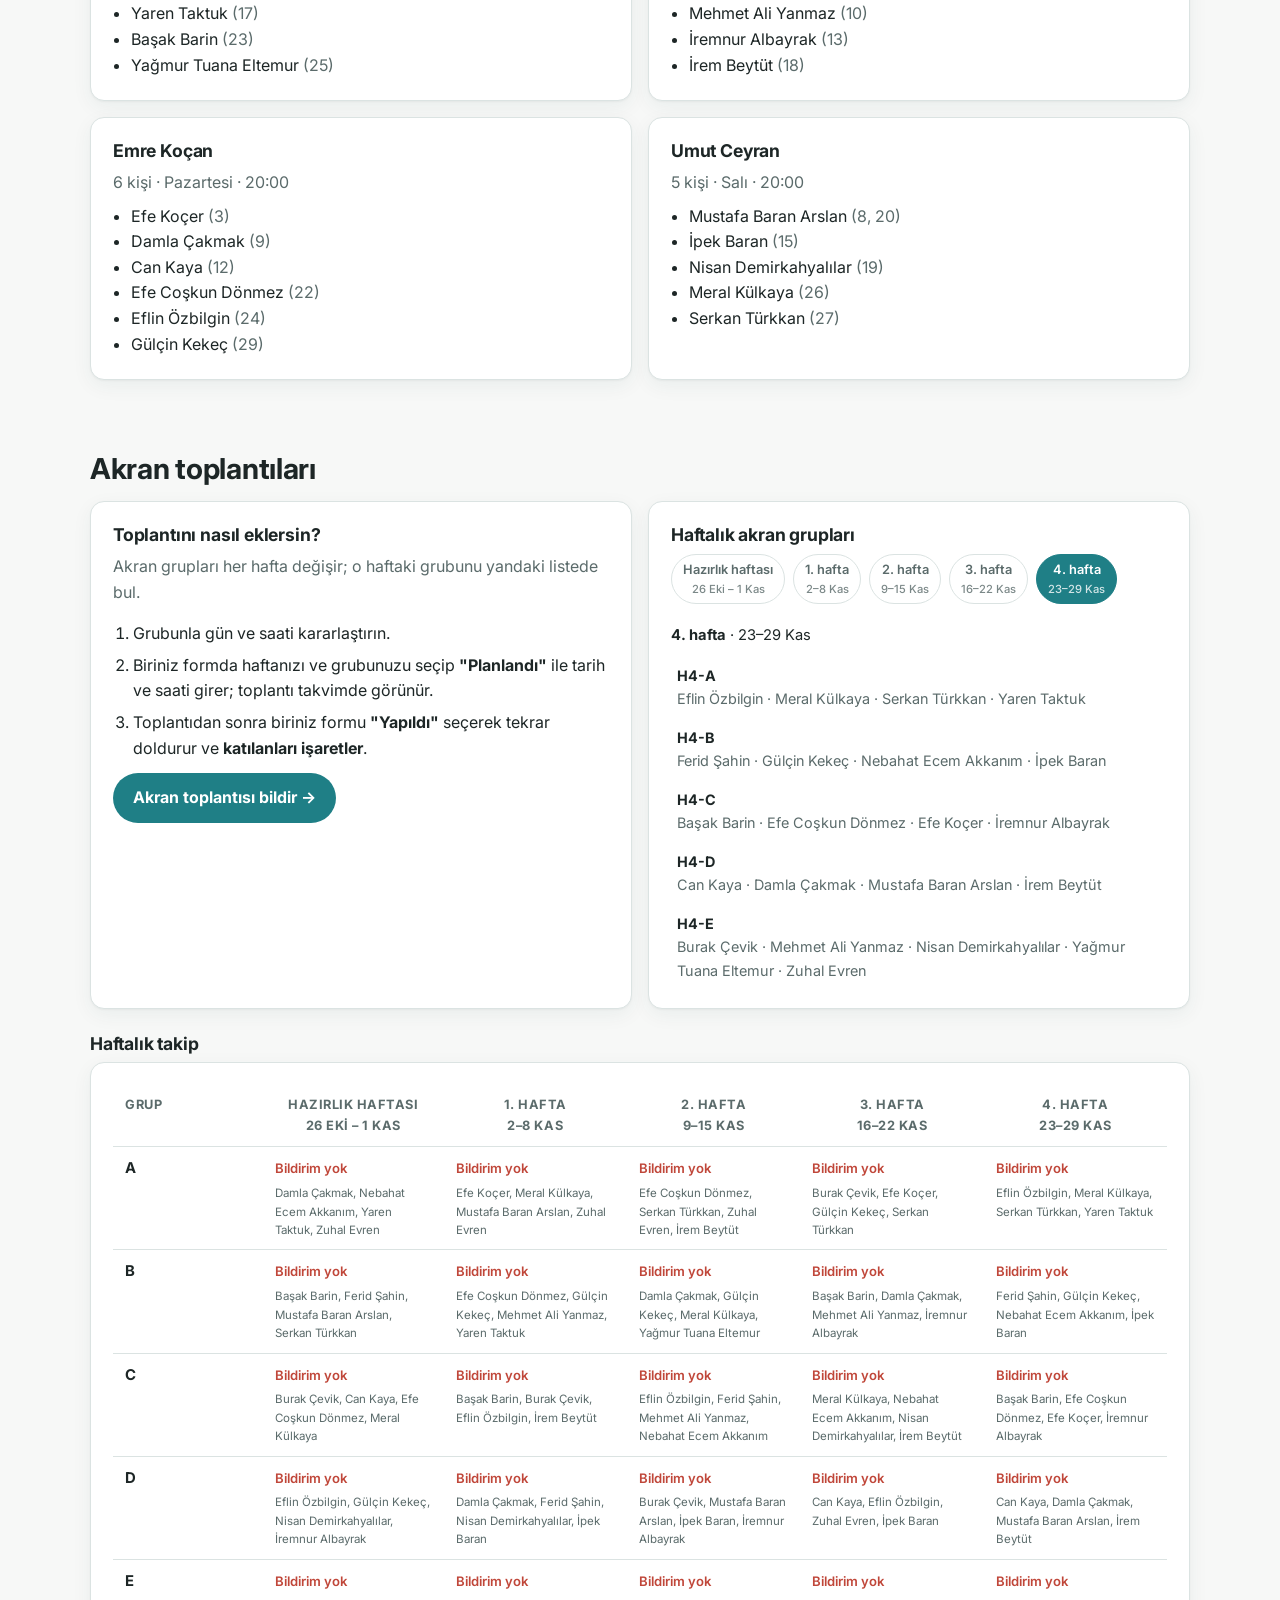
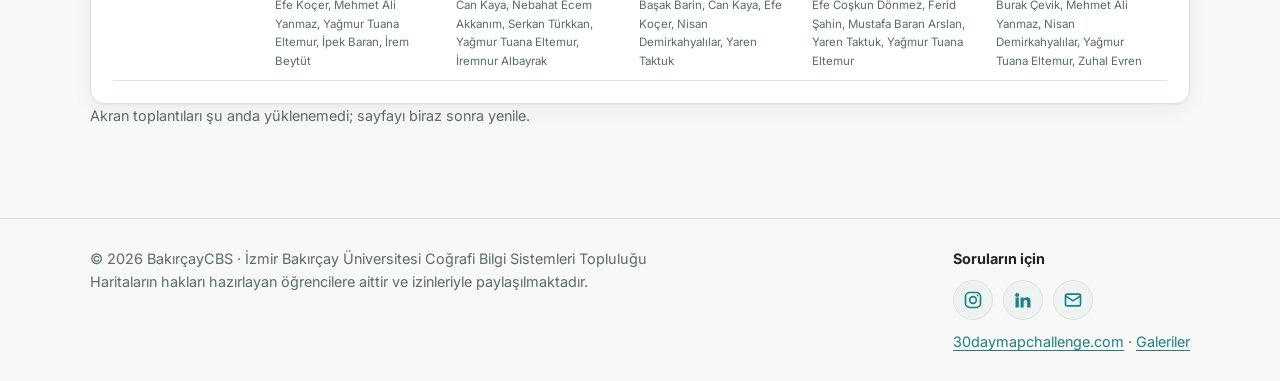
<file: takvim.html>
<!doctype html>
<html lang="tr">
<head>
  <meta charset="utf-8">
  <meta name="viewport" content="width=device-width, initial-scale=1">
  <title>Etkinlik takvimi · BakırçayCBS #30DayMapChallenge 2026</title>
  <meta name="description" content="BakırçayCBS #30DayMapChallenge 2026 etkinlik takvimi: toplantılar, final teslim ve paylaşım günleri, onay durumu.">
  <link rel="icon" href="assets/logo.png">
  <link rel="preconnect" href="https://fonts.googleapis.com">
  <link href="https://fonts.googleapis.com/css2?family=Inter:wght@400;500;600;700;800&display=swap" rel="stylesheet">
  <link rel="stylesheet" href="assets/style.css?v=202611171500">
</head>
<body data-page="takvim">
  <header id="site-header"></header>

  <main>
    <section class="hero" style="padding-bottom:12px">
      <div class="wrap">
        <div class="eyebrow">Etkinlik takvimi</div>
        <h1>Etkinlik takvimi</h1>
        <p class="lead">Her hafta üç toplantıya katılırsın: Perşembe genel toplantısı, mentör toplantın ve akran grubunun toplantısı.
          İsmini seç; yalnızca senin toplantıların, final teslim günün ve haritanın paylaşım günü görünsün.</p>
        <div class="note"><strong>Katılım zorunlu.</strong> Paylaşımını tamamlamış olsan da tüm toplantılara katılırsın.</div>
      </div>
    </section>

    <section style="padding-top:0">
      <div class="wrap">
        <div class="takvim-bar">
          <label class="kisi-sec"><span>Ben:</span>
            <select id="kisi"><option value="">Herkes</option></select></label>
          <div class="filters" id="tur-filtre" role="group" aria-label="Toplantı türleri"></div>
        </div>
        <p class="muted" id="takvim-not" style="font-size:.9rem;margin:0 0 10px"></p>
        <div id="takvim" class="calendar tk-cal"></div>
      </div>
    </section>

    <section id="onay" style="padding-top:0">
      <div class="wrap">
        <h2>Onay durumu</h2>
        <p class="muted">Her harita, final tesliminden sonra mentör onayıyla paylaşıma geçer. Mentör ilk kararını G−2 22:00'ye,
          düzeltme gerekirse son kararını G−1 18:00'ye kadar verir. Onaysız harita paylaşılmaz.
          Mentörler: "Ben:" kısmından adını seçersen yalnızca ekibinin günleri görünür.</p>
        <div id="onay-dugme"></div>
        <div class="card table-wrap" id="onay-tablo"></div>
        <p class="muted" id="onay-durum" style="font-size:.9rem"></p>
      </div>
    </section>

    <section id="mentorler" style="padding-top:0">
      <div class="wrap">
        <h2>Mentör ekipleri</h2>
        <p class="muted">Parantez içindeki sayı harita günün.</p>
        <div class="grid-2 mentor-ekipler" id="mentor-ekipler"></div>
      </div>
    </section>

    <section id="akran">
      <div class="wrap">
        <h2>Akran toplantıları</h2>
        <div class="grid-2">
          <div class="card">
            <h3 style="margin-top:0">Toplantını nasıl eklersin?</h3>
            <p class="muted" style="margin-top:0">Akran grupları her hafta değişir; o haftaki grubunu yandaki listede bul.</p>
            <ol class="steps-kisa">
              <li>Grubunla gün ve saati kararlaştırın.</li>
              <li>Biriniz formda haftanızı ve grubunuzu seçip <strong>"Planlandı"</strong> ile tarih ve saati girer; toplantı takvimde görünür.</li>
              <li>Toplantıdan sonra biriniz formu <strong>"Yapıldı"</strong> seçerek tekrar doldurur ve <strong>katılanları işaretler</strong>.</li>
            </ol>
            <div id="form-dugme"></div>
          </div>
          <div class="card">
            <h3 style="margin-top:0">Haftalık akran grupları</h3>
            <div id="akran-gruplar" class="akran-gruplar"></div>
          </div>
        </div>
        <h3 style="margin-top:24px">Haftalık takip</h3>
        <div class="card table-wrap" id="akran-takip"></div>
        <p class="muted" id="akran-durum" style="font-size:.9rem"></p>
      </div>
    </section>
  </main>

  <footer id="site-footer"></footer>
  <script src="assets/data.js?v=202611061000"></script>
  <script src="assets/ekip.js?v=202611061000"></script>
  <script src="assets/toplanti.js?v=202611061000"></script>
  <script src="assets/site.js?v=202611061000"></script>
  <script src="assets/takvim.js?v=202611171500"></script>
</body>
</html>
</file>
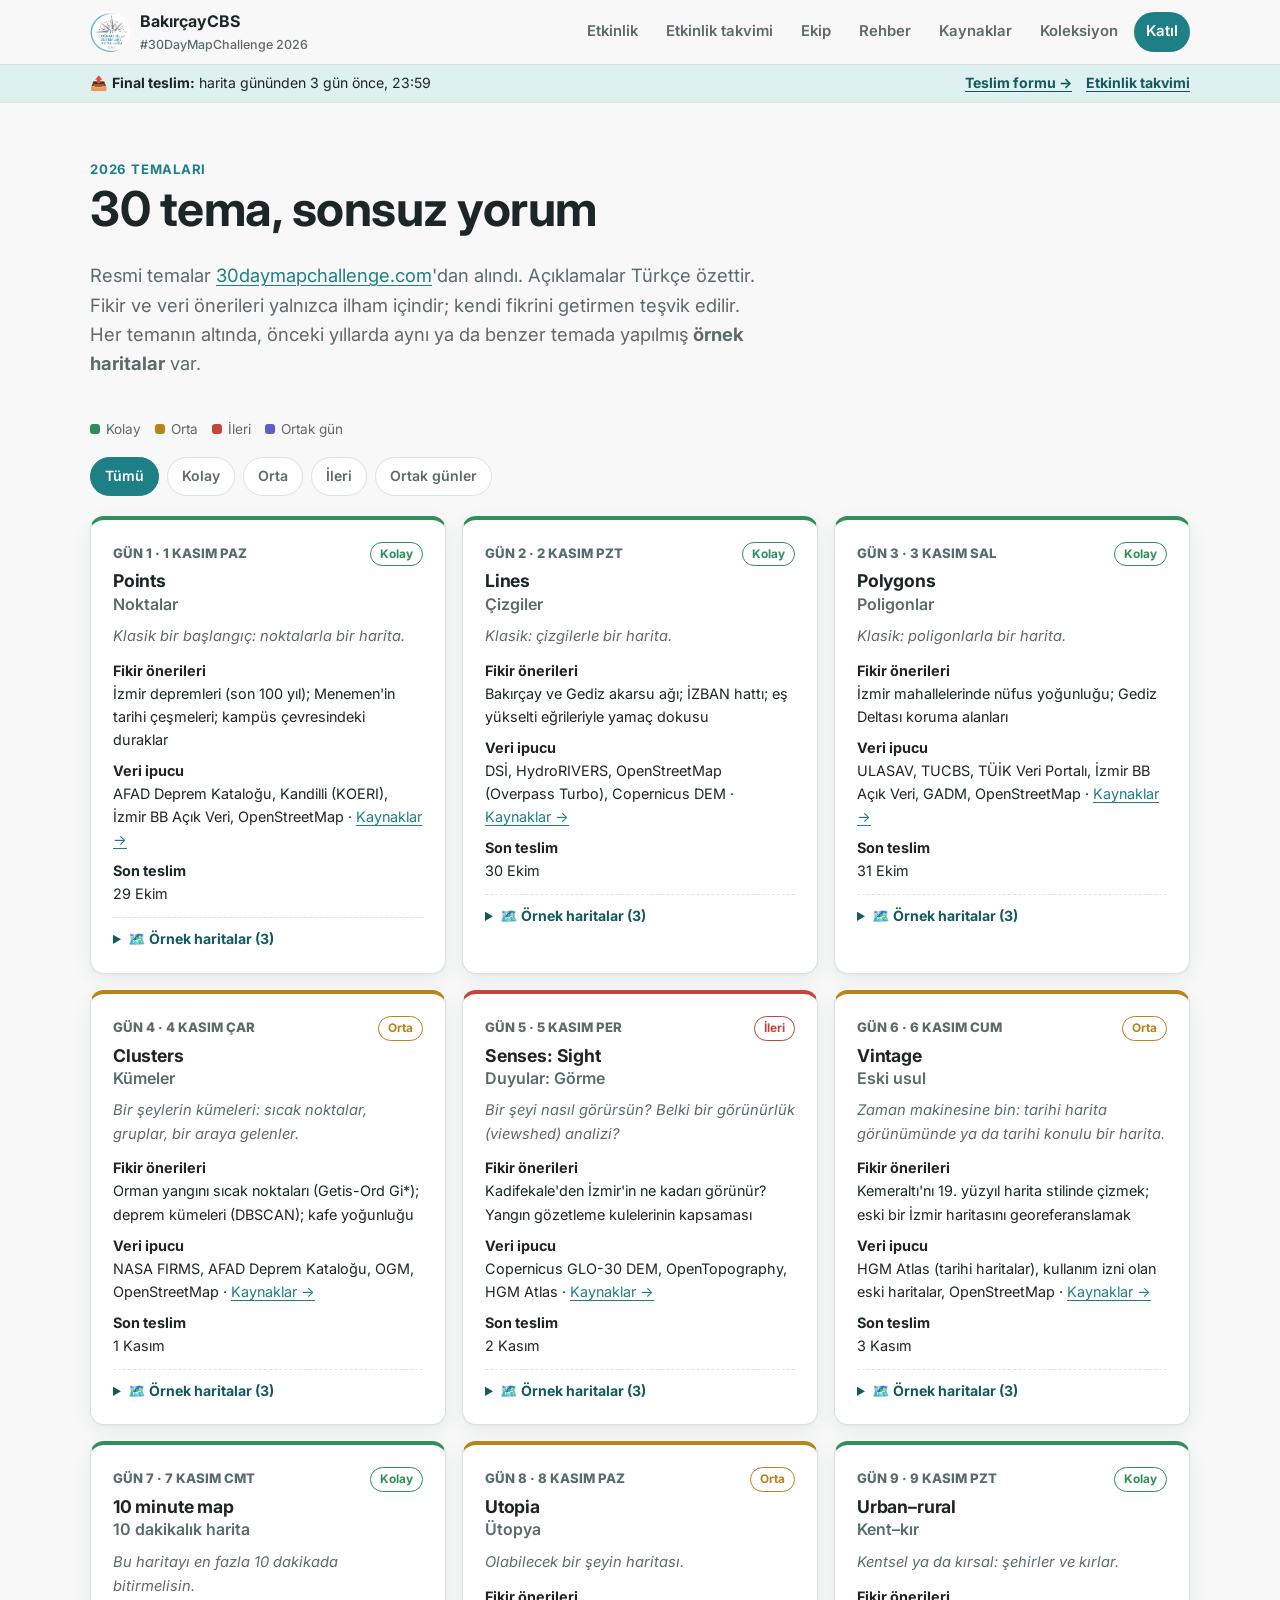
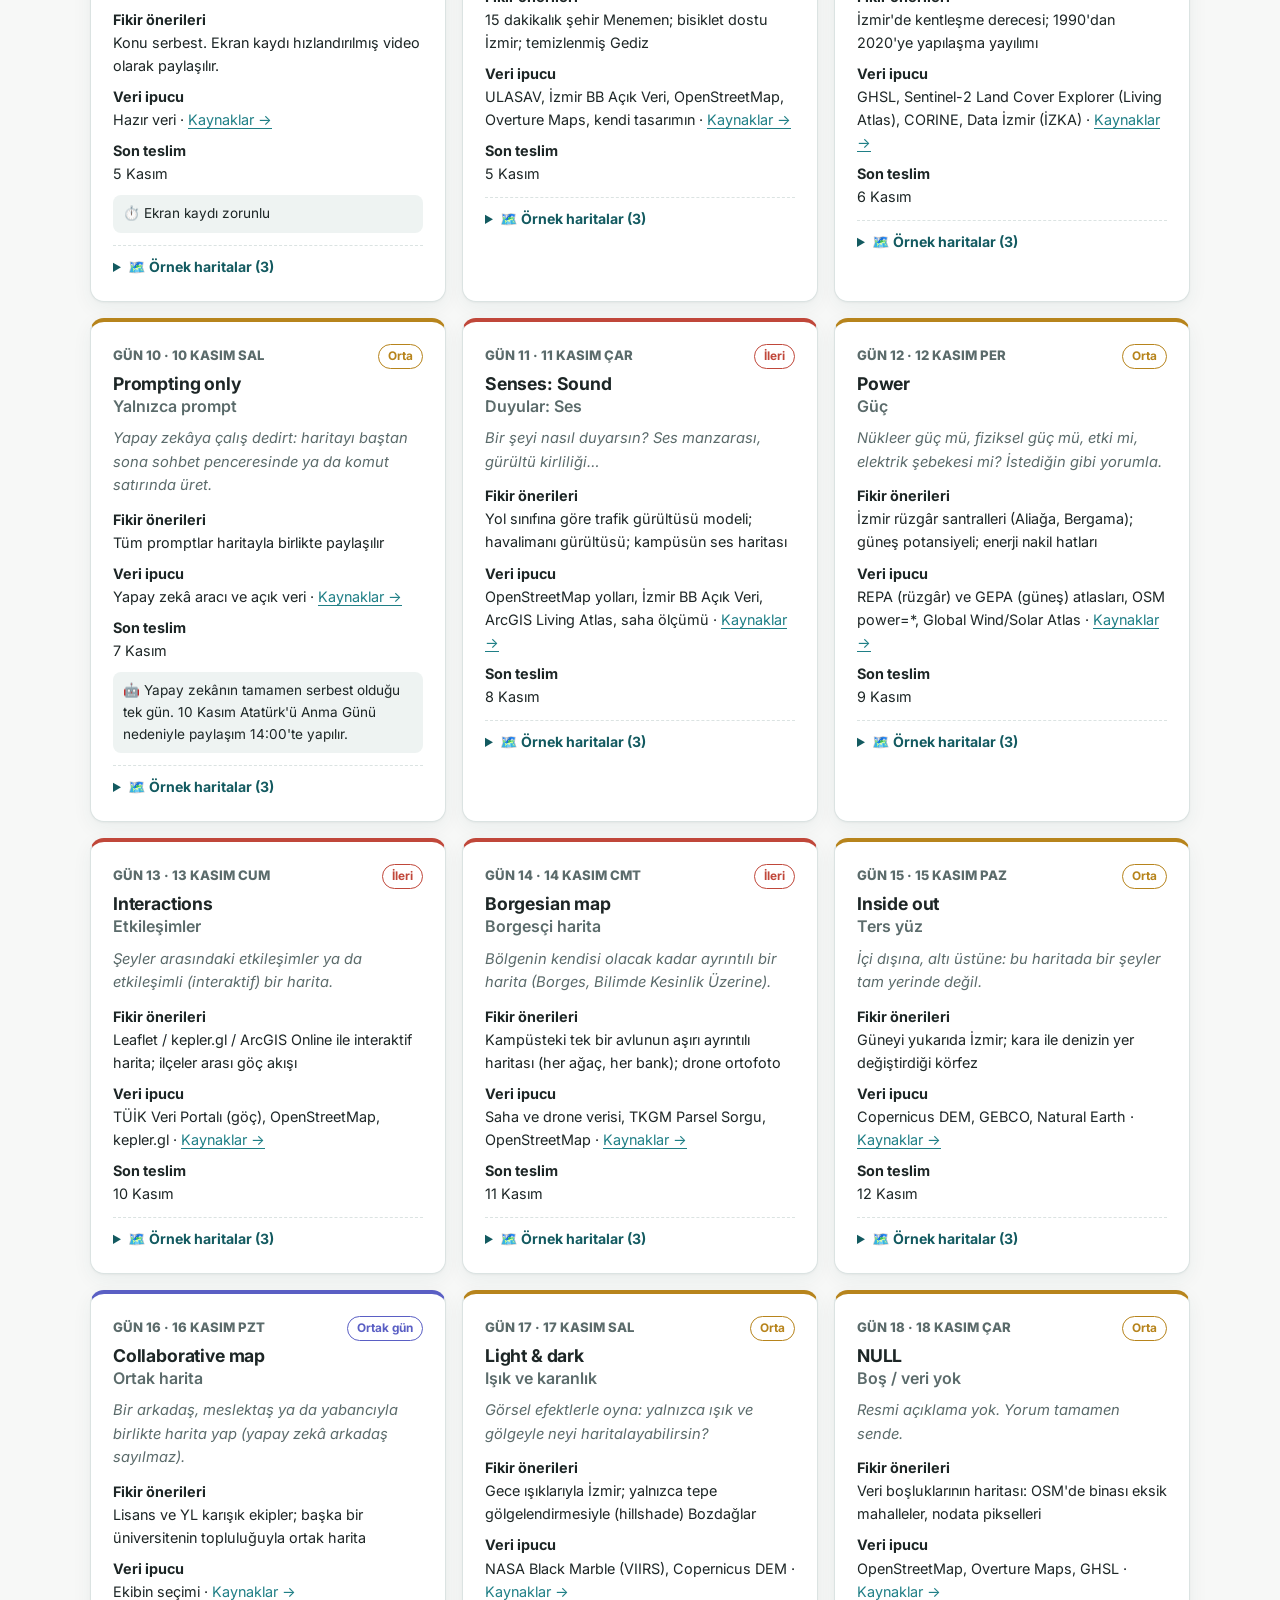
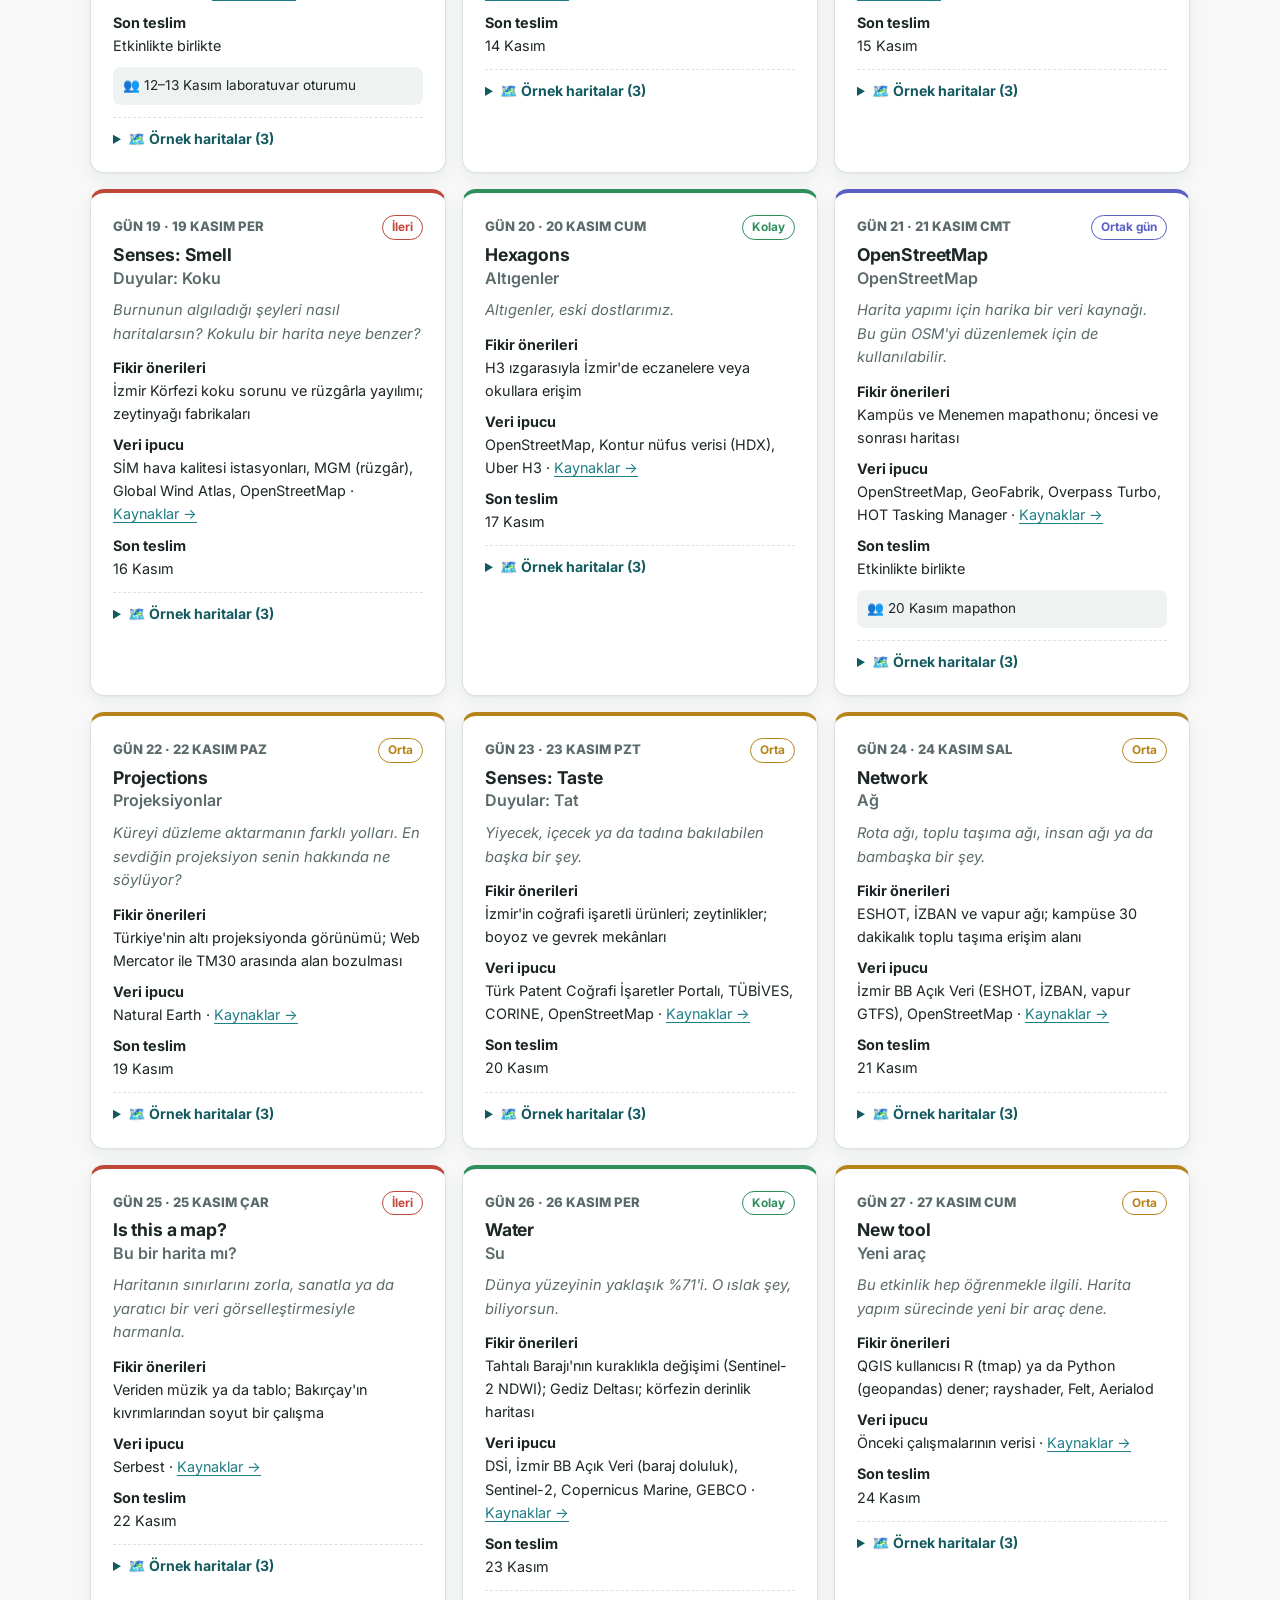
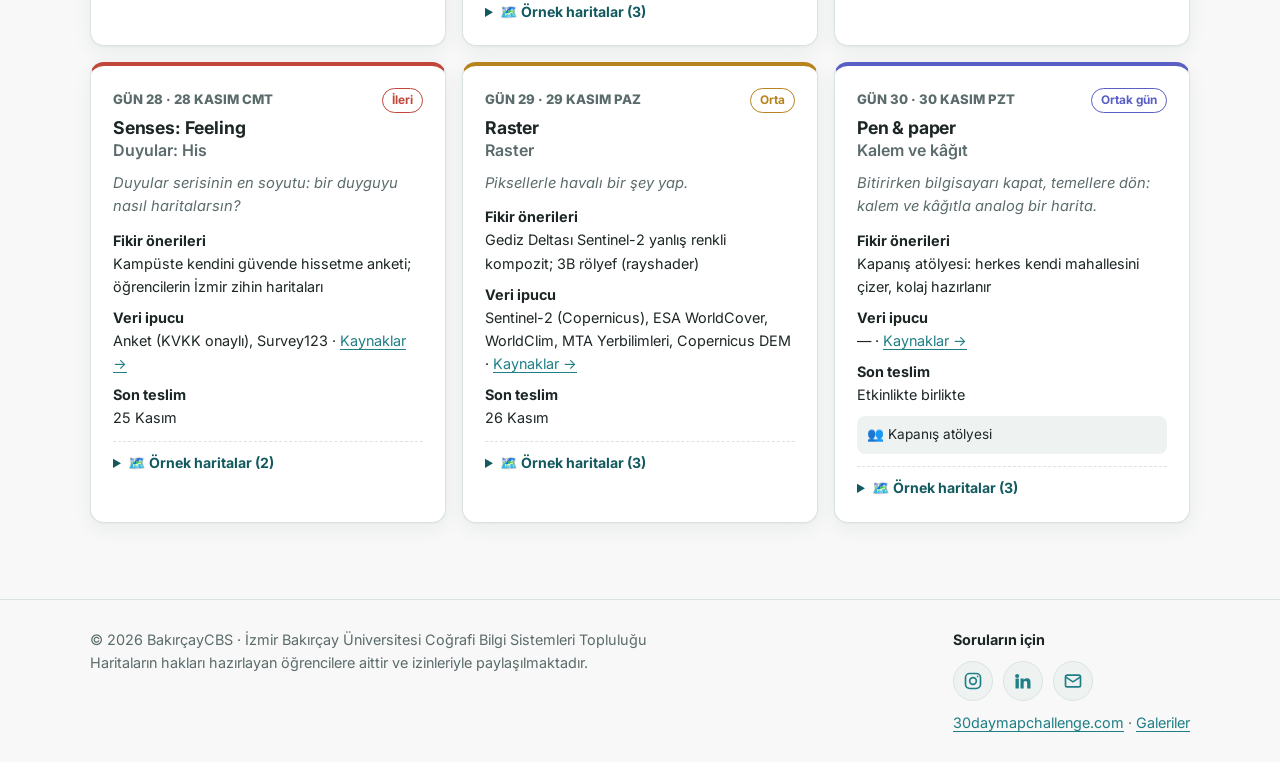
<file: temalar.html>
<!doctype html>
<html lang="tr">
<head>
  <meta charset="utf-8">
  <meta name="viewport" content="width=device-width, initial-scale=1">
  <title>Temalar · BakırçayCBS #30DayMapChallenge 2026</title>
  <meta name="description" content="#30DayMapChallenge 2026'nın 30 teması: Türkçe karşılıklar, seviyeler, İzmir odaklı fikir ve veri önerileri.">
  <link rel="icon" href="assets/logo.png">
  <link rel="preconnect" href="https://fonts.googleapis.com">
  <link href="https://fonts.googleapis.com/css2?family=Inter:wght@400;500;600;700;800&display=swap" rel="stylesheet">
  <link rel="stylesheet" href="assets/style.css?v=202611061000">
</head>
<body data-page="temalar">
  <header id="site-header"></header>

  <main>
    <section class="hero" style="padding-bottom:12px">
      <div class="wrap">
        <div class="eyebrow">2026 temaları</div>
        <h1>30 tema, sonsuz yorum</h1>
        <p class="lead">Resmi temalar <a href="https://30daymapchallenge.com/" target="_blank" rel="noopener">30daymapchallenge.com</a>'dan alındı.
          Açıklamalar Türkçe özettir. Fikir ve veri önerileri yalnızca ilham içindir; kendi fikrini getirmen teşvik edilir.
          Her temanın altında, önceki yıllarda aynı ya da benzer temada yapılmış <strong>örnek haritalar</strong> var.</p>
      </div>
    </section>

    <section style="padding-top:0">
      <div class="wrap">
        <div class="legend">
          <span class="lvl-easy">Kolay</span><span class="lvl-mid">Orta</span>
          <span class="lvl-hard">İleri</span><span class="lvl-group">Ortak gün</span>
        </div>
        <div class="filters" id="filters" role="group" aria-label="Seviyeye göre filtrele"></div>
        <div class="themes" id="themes"></div>
      </div>
    </section>
  </main>

  <footer id="site-footer"></footer>
  <script src="assets/data.js?v=202611061000"></script>
  <script src="assets/ornekler.js?v=202611061000"></script>
  <script src="assets/site.js?v=202611061000"></script>
</body>
</html>
</file>
<file: assets/style.css>
/* BakırçayCBS · #30DayMapChallenge 2026 */
:root {
  --bg: #f7f8f7;
  --surface: #ffffff;
  --surface-2: #eef3f2;
  --text: #1d2626;
  --muted: #5b6b6b;
  --line: #dbe3e2;
  --brand: #1f7f86;
  --brand-ink: #135a60;
  --brand-soft: #dff0f0;
  --accent: #e0832f;
  --easy: #2f8f5b;
  --mid: #b7841c;
  --hard: #c0473a;
  --group: #5a5fc4;
  --radius: 14px;
  --shadow: 0 1px 2px rgba(0,0,0,.04), 0 6px 20px rgba(20,60,60,.06);
}
@media (prefers-color-scheme: dark) {
  :root {
    --bg: #111717;
    --surface: #182121;
    --surface-2: #1f2a2a;
    --text: #e6eeed;
    --muted: #9db0ae;
    --line: #2b3838;
    --brand: #4fb7bd;
    --brand-ink: #8fd6da;
    --brand-soft: #1d3436;
    --accent: #f0a159;
    --easy: #5cc58b;
    --mid: #e0b04a;
    --hard: #ef7d70;
    --group: #9da1f0;
    --shadow: none;
  }
}

* { box-sizing: border-box; }
html { scroll-behavior: smooth; overflow-x: clip; }
body {
  margin: 0;
  background: var(--bg);
  color: var(--text);
  font: 16px/1.6 "Inter", system-ui, -apple-system, "Segoe UI", Roboto, sans-serif;
  -webkit-font-smoothing: antialiased;
}
img { max-width: 100%; display: block; }
a { color: var(--brand); text-underline-offset: 3px; }
a:hover { color: var(--brand-ink); }
h1, h2, h3 { line-height: 1.2; letter-spacing: -.01em; margin: 0 0 .5em; }
h1 { font-size: clamp(1.9rem, 4.5vw, 3rem); }
h2 { font-size: clamp(1.35rem, 2.6vw, 1.8rem); margin-top: 0; }
h3 { font-size: 1.1rem; }
p { margin: 0 0 1em; }
.wrap { width: min(1100px, 100% - 32px); margin-inline: auto; }

/* Header */
.site-header {
  position: sticky; top: 0; z-index: 10;
  background: color-mix(in srgb, var(--bg) 88%, transparent);
  backdrop-filter: blur(8px);
  border-bottom: 1px solid var(--line);
}
.site-header .wrap { display: flex; align-items: center; gap: 16px; min-height: 64px; flex-wrap: wrap; }
.brand { display: flex; align-items: center; gap: 10px; text-decoration: none; color: var(--text); font-weight: 700; }
.brand img { width: 40px; height: 40px; border-radius: 50%; background: #fff; }
.brand small { display: block; font-weight: 500; color: var(--muted); font-size: .78rem; }
.nav { display: flex; gap: 4px; margin-left: auto; flex-wrap: wrap; }
.nav a {
  text-decoration: none; color: var(--muted); font-weight: 600; font-size: .93rem;
  padding: 8px 12px; border-radius: 999px;
}
.nav a:hover { background: var(--surface-2); color: var(--text); }
.nav a[aria-current="page"] { background: var(--brand-soft); color: var(--brand-ink); }
.nav a.cta { background: var(--brand); color: #fff; }
.nav a.cta:hover { background: var(--brand-ink); color: #fff; }
@media (prefers-color-scheme: dark) { .nav a.cta { color: #0d1515; } .nav a.cta:hover { color: #0d1515; } }
@media (max-width: 640px) {
  .site-header { position: static; }
  .site-header .wrap { padding: 8px 0; gap: 8px; }
  .nav { margin-left: 0; width: 100%; }
  .nav a { padding: 6px 10px; font-size: .88rem; }
  .theme { scroll-margin-top: 12px; }
}

/* Hero */
.hero { padding: 56px 0 40px; }
.hero .eyebrow { color: var(--brand); font-weight: 700; letter-spacing: .06em; text-transform: uppercase; font-size: .82rem; }
.hero p.lead { font-size: 1.15rem; color: var(--muted); max-width: 680px; }
.hero-grid { display: grid; grid-template-columns: 1.4fr 1fr; gap: 32px; align-items: center; }
@media (max-width: 820px) { .hero-grid { grid-template-columns: 1fr; } }

.countdown {
  background: var(--surface); border: 1px solid var(--line); border-radius: var(--radius);
  padding: 22px; box-shadow: var(--shadow); text-align: center;
}
.countdown .num { font-size: 3.2rem; font-weight: 800; color: var(--brand); line-height: 1; }
.countdown .lbl { color: var(--muted); font-weight: 600; }

.btn {
  display: inline-flex; align-items: center; gap: 8px; text-decoration: none;
  background: var(--brand); color: #fff; font-weight: 700;
  padding: 12px 20px; border-radius: 999px; border: 0;
}
.btn:hover { background: var(--brand-ink); color: #fff; }
.btn.ghost { background: transparent; color: var(--brand); border: 1.5px solid var(--brand); }
.btn.ghost:hover { background: var(--brand-soft); color: var(--brand-ink); }
@media (prefers-color-scheme: dark) { .btn, .btn:hover { color: #0d1515; } }
.btn-row { display: flex; gap: 10px; flex-wrap: wrap; margin-top: 18px; }

/* Sections & cards */
section { padding: 36px 0; }
.card {
  background: var(--surface); border: 1px solid var(--line); border-radius: var(--radius);
  padding: 22px; box-shadow: var(--shadow);
}
.grid-3 { display: grid; grid-template-columns: repeat(3, minmax(0, 1fr)); gap: 16px; }
.grid-2 { display: grid; grid-template-columns: repeat(2, minmax(0, 1fr)); gap: 16px; }
@media (max-width: 820px) { .grid-3, .grid-2 { grid-template-columns: minmax(0, 1fr); } }
code { overflow-wrap: anywhere; }
.muted { color: var(--muted); }
.note {
  border-left: 4px solid var(--accent); background: var(--surface);
  padding: 14px 18px; border-radius: 0 var(--radius) var(--radius) 0; margin: 16px 0;
}

/* Calendar */
.calendar { display: grid; grid-template-columns: repeat(7, minmax(0, 1fr)); gap: 8px; }
.calendar > * { min-width: 0; overflow-wrap: anywhere; }
.calendar .dow { text-align: center; font-size: .78rem; font-weight: 700; color: var(--muted); padding-bottom: 2px; }
.day {
  display: flex; flex-direction: column; gap: 2px; min-height: 92px;
  text-decoration: none; color: var(--text);
  background: var(--surface); border: 1px solid var(--line); border-radius: 10px; padding: 8px;
  border-top: 4px solid var(--lvl, var(--line));
}
.day:hover { border-color: var(--brand); color: var(--text); }
.day .d { font-weight: 800; font-size: .85rem; color: var(--muted); }
.day .t { font-weight: 700; font-size: .86rem; line-height: 1.25; }
.day .tr { font-size: .76rem; color: var(--muted); line-height: 1.2; }
.day.empty { background: transparent; border: 0; }
.day.early { background: repeating-linear-gradient(-45deg, var(--surface), var(--surface) 8px, var(--surface-2) 8px, var(--surface-2) 16px); }
.day .tag { margin-top: auto; font-size: .72rem; font-weight: 700; color: var(--muted); }

/* Countdown grid */
.cd-grid { display: grid; grid-template-columns: repeat(4, 1fr); gap: 8px; margin: 12px 0 10px; }
.cd-grid > div { background: var(--surface-2); border-radius: 10px; padding: 10px 4px; display: flex; flex-direction: column; align-items: center; }
.cd-grid .num { font-size: 2.3rem; font-variant-numeric: tabular-nums; }
.cd-grid span:last-child { font-size: .78rem; color: var(--muted); font-weight: 600; }

/* Map anatomy */
.anatomy { display: grid; grid-template-columns: minmax(0, 420px) 1fr; gap: 28px; align-items: start; }
.anatomy svg { width: 100%; height: auto; border-radius: 10px; box-shadow: var(--shadow); border: 1px solid var(--line); background: #fff; }
.anatomy ol { padding-left: 0; list-style: none; counter-reset: a; margin: 0; display: grid; gap: 12px; }
.anatomy li { counter-increment: a; position: relative; padding-left: 42px; }
.anatomy li::before {
  content: counter(a); position: absolute; left: 0; top: 0; width: 28px; height: 28px; border-radius: 50%;
  background: var(--accent); color: #fff; font-weight: 800; display: grid; place-items: center; font-size: .9rem;
}
.anatomy li small { display: block; color: var(--muted); }
@media (max-width: 820px) { .anatomy { grid-template-columns: 1fr; } }

/* Deadline rule */
.rule-big { font-size: 1.6rem; font-weight: 800; color: var(--brand); line-height: 1.2; margin: 4px 0 8px; }

/* Resources */
.res-list { list-style: none; padding: 0; margin: 0; display: grid; gap: 10px; }
.res-list li { padding-bottom: 10px; border-bottom: 1px solid var(--line); }
.res-list li:last-child { border-bottom: 0; padding-bottom: 0; }
.res-list a { font-weight: 700; }
.res-list span { display: block; color: var(--muted); font-size: .9rem; }
.tips { display: grid; gap: 12px; margin-top: 16px; }
.tips details { background: var(--surface); border: 1px solid var(--line); border-radius: var(--radius); padding: 12px 16px; }
.tips summary { cursor: pointer; font-weight: 700; }
.tips ol { margin: 10px 0 0; padding-left: 20px; }
@media (max-width: 700px) {
  .calendar { grid-template-columns: repeat(2, minmax(0, 1fr)); }
  .calendar .dow, .day.empty { display: none; }
  .day { min-height: 0; }
}

/* Levels */
.lvl-easy { --lvl: var(--easy); }
.lvl-mid { --lvl: var(--mid); }
.lvl-hard { --lvl: var(--hard); }
.lvl-group { --lvl: var(--group); }
.badge {
  display: inline-block; font-size: .74rem; font-weight: 700; padding: 2px 9px; border-radius: 999px;
  color: var(--lvl); border: 1.5px solid var(--lvl);
}
.legend { display: flex; gap: 14px; flex-wrap: wrap; font-size: .85rem; color: var(--muted); margin: 10px 0 16px; }
.legend span::before { content: ""; display: inline-block; width: 10px; height: 10px; border-radius: 3px; background: var(--lvl); margin-right: 6px; }

/* Theme cards */
.filters { display: flex; gap: 8px; flex-wrap: wrap; margin: 8px 0 20px; }
.filters button {
  font: inherit; font-size: .88rem; font-weight: 600; cursor: pointer;
  background: var(--surface); color: var(--muted); border: 1px solid var(--line);
  padding: 7px 14px; border-radius: 999px;
}
.filters button[aria-pressed="true"] { background: var(--brand); color: #fff; border-color: var(--brand); }
@media (prefers-color-scheme: dark) { .filters button[aria-pressed="true"] { color: #0d1515; } }
.themes { display: grid; grid-template-columns: repeat(auto-fill, minmax(300px, 1fr)); gap: 16px; }
.theme { border-top: 4px solid var(--lvl); scroll-margin-top: 90px; }
.theme .head { display: flex; justify-content: space-between; align-items: baseline; gap: 8px; margin-bottom: 4px; }
.theme .num { font-size: .82rem; font-weight: 800; color: var(--muted); }
.theme h3 { margin: 0; }
.theme .tr { color: var(--muted); font-weight: 600; margin-bottom: 8px; }
.theme blockquote { margin: 0 0 10px; font-style: italic; color: var(--muted); font-size: .92rem; }
.theme dl { margin: 0; font-size: .9rem; }
.theme dt { font-weight: 700; margin-top: 8px; }
.theme dd { margin: 0; color: var(--text); }
.theme .flag { margin-top: 10px; font-size: .85rem; background: var(--surface-2); padding: 8px 10px; border-radius: 8px; }
.theme:target { outline: 3px solid var(--brand); }

/* Tables */
.table-wrap { overflow-x: auto; }
table { width: 100%; border-collapse: collapse; font-size: .93rem; }
th, td { text-align: left; padding: 10px 12px; border-bottom: 1px solid var(--line); vertical-align: top; }
th { color: var(--muted); font-size: .8rem; text-transform: uppercase; letter-spacing: .04em; }

/* Steps */
.steps { counter-reset: s; list-style: none; padding: 0; margin: 0; display: grid; gap: 12px; }
.steps li { counter-increment: s; position: relative; padding: 14px 16px 14px 56px; background: var(--surface); border: 1px solid var(--line); border-radius: var(--radius); }
.steps li::before {
  content: counter(s); position: absolute; left: 16px; top: 14px;
  width: 28px; height: 28px; border-radius: 50%; background: var(--brand-soft); color: var(--brand-ink);
  display: grid; place-items: center; font-weight: 800; font-size: .9rem;
}

/* Form embed */
.form-frame { width: 100%; min-height: 1400px; border: 0; border-radius: var(--radius); background: #fff; }

/* Collection */
.gallery { display: grid; grid-template-columns: repeat(auto-fill, minmax(260px, 1fr)); gap: 18px; }
.map-card { padding: 0; overflow: hidden; }
.map-card img { aspect-ratio: 4 / 5; object-fit: cover; width: 100%; background: var(--surface-2); }
.map-card .body { padding: 14px 16px; }
.map-card .meta { font-size: .85rem; color: var(--muted); }
.empty-state { text-align: center; padding: 48px 20px; }

/* Footer */
.site-footer { border-top: 1px solid var(--line); margin-top: 40px; padding: 28px 0; color: var(--muted); font-size: .9rem; }
.site-footer .wrap { display: flex; gap: 16px; justify-content: space-between; flex-wrap: wrap; }
.site-footer .contact { display: flex; flex-direction: column; gap: 4px; }
.site-footer .contact strong { color: var(--text); }
.contact-box { margin-top: 20px; }
.contact-box h3 { margin-top: 0; }
.contact-box .btn { overflow-wrap: anywhere; }

/* Example maps */
.ornekler { margin-top: 12px; border-top: 1px dashed var(--line); padding-top: 10px; font-size: .88rem; }
.ornekler summary { cursor: pointer; font-weight: 700; color: var(--brand-ink); }
.ornekler ul { list-style: none; padding: 0; margin: 8px 0; display: grid; gap: 8px; }
.ornekler li a { font-weight: 600; overflow-wrap: anywhere; }
.ornekler li span { display: block; color: var(--muted); font-size: .8rem; }
.ornekler small { color: var(--muted); }

/* İletişim ikonları */
.social { display: flex; gap: 10px; margin: 6px 0; }
.social a { width: 40px; height: 40px; border-radius: 50%; display: grid; place-items: center; background: var(--surface-2); color: var(--brand); border: 1px solid var(--line); text-decoration: none; }
.social a:hover, .social a:focus-visible { background: var(--brand); color: #fff; border-color: var(--brand); }

/* Ekip sayfası */
.sr-only { position: absolute; width: 1px; height: 1px; overflow: hidden; clip: rect(0 0 0 0); white-space: nowrap; }
.stats { display: grid; grid-template-columns: repeat(5, minmax(0, 1fr)); gap: 10px; margin-top: 18px; max-width: 760px; }
.stats > div { background: var(--surface); border: 1px solid var(--line); border-radius: 12px; padding: 12px 8px; text-align: center; display: flex; flex-direction: column; }
.stats .num { font-size: 1.7rem; font-weight: 800; color: var(--brand); line-height: 1.1; font-variant-numeric: tabular-nums; }
.stats span:last-child { font-size: .78rem; color: var(--muted); font-weight: 600; }
@media (max-width: 640px) { .stats { grid-template-columns: repeat(3, minmax(0, 1fr)); } }
.ekip-bar { display: flex; justify-content: space-between; align-items: center; gap: 12px; flex-wrap: wrap; }
.ekip-bar .filters { margin: 0; }
.ara input { font: inherit; font-size: .93rem; padding: 8px 14px; border-radius: 999px; border: 1px solid var(--line); background: var(--surface); color: var(--text); width: min(260px, 100%); }
.ara input:focus { outline: 2px solid var(--brand); border-color: var(--brand); }
.ekip-cal .day { min-height: 128px; cursor: pointer; }
.ekip-cal .day .d { display: flex; align-items: center; gap: 6px; }
.ekip-cal .kisiler { display: flex; flex-direction: column; gap: 1px; margin-top: 4px; }
.kisi { font-size: .8rem; font-weight: 600; color: var(--brand-ink); line-height: 1.3; border-radius: 4px; }
.kisi.bos { color: var(--muted); font-weight: 500; font-style: italic; }
.kisi.hep { color: var(--group); }
.kisi.bulundu { background: color-mix(in srgb, var(--accent) 28%, transparent); }
.soluk { opacity: .28; }
.yerel { white-space: nowrap; font-style: normal; font-size: .66rem; font-weight: 700; color: var(--muted); border: 1px solid var(--line); border-radius: 999px; padding: 0 5px; margin-left: 4px; vertical-align: 1px; }
.yerel.teklif, .yerel.gec { color: var(--accent); border-color: var(--accent); }
.yerel-nokta { width: 8px; height: 8px; border-radius: 50%; background: var(--accent); display: inline-block; }
#ekip-liste { padding: 8px 16px 16px; }
#ekip-liste tr[data-n] { cursor: pointer; }
#ekip-liste tbody tr:hover, #ekip-liste tbody tr:focus-visible { background: var(--surface-2); outline: none; }
.lvl-cizgi { display: inline-block; width: 10px; height: 10px; border-radius: 3px; background: var(--lvl); margin-right: 6px; }

/* Gün detayı */
#gun-detay { border: 0; padding: 0; border-radius: var(--radius); background: var(--surface); color: var(--text); width: min(640px, 100% - 32px); max-height: calc(100vh - 48px); box-shadow: 0 20px 60px rgba(0,0,0,.25); }
#gun-detay::backdrop { background: rgba(10, 25, 25, .55); }
.gd-kutu { padding: 22px 24px 20px; }
.gd-ust { display: flex; align-items: center; gap: 10px; margin-bottom: 8px; }
.gd-ust .num { font-size: .82rem; font-weight: 800; color: var(--muted); }
.gd-kapat { margin-left: auto; font: inherit; font-size: 1.6rem; line-height: 1; background: none; border: 0; color: var(--muted); cursor: pointer; padding: 0 4px; border-radius: 8px; }
.gd-kapat:hover, .gd-kapat:focus-visible { color: var(--text); background: var(--surface-2); }
#gun-detay h2 { margin: 0; }
.gd-tr { color: var(--muted); font-weight: 600; margin-bottom: 8px; }
#gun-detay blockquote { margin: 0 0 14px; font-style: italic; color: var(--muted); }
.gd-blok { margin-top: 14px; }
.gd-blok h3 { font-size: .8rem; text-transform: uppercase; letter-spacing: .05em; color: var(--muted); margin-bottom: 6px; }
.gd-kisiler { display: flex; flex-wrap: wrap; gap: 8px; }
.gd-kisiler .kisi { font-size: 1rem; background: var(--brand-soft); padding: 6px 12px; border-radius: 999px; }
.gd-tarih { display: grid; grid-template-columns: repeat(2, minmax(0, 1fr)); gap: 10px; margin: 14px 0 0; }
.gd-tarih > div { background: var(--surface-2); border-radius: 10px; padding: 10px 12px; }
.gd-tarih dt { font-size: .78rem; font-weight: 700; color: var(--muted); }
.gd-tarih dd { margin: 0; font-weight: 700; }
.gd-bos { border: 1.5px dashed var(--line); border-radius: 12px; padding: 22px; text-align: center; color: var(--muted); }
.gd-harita { margin: 0; }
.gd-harita img { border-radius: 10px; border: 1px solid var(--line); max-height: 60vh; margin-inline: auto; }
.gd-harita figcaption { margin-top: 8px; font-size: .92rem; }
.gd-yerel { margin-top: 14px; border-left: 4px solid var(--accent); background: var(--surface-2); padding: 10px 14px; border-radius: 0 10px 10px 0; font-size: .9rem; }
.gd-yerel ul { margin: 6px 0 0; padding-left: 18px; }
.gd-alt { display: flex; justify-content: space-between; align-items: center; gap: 10px; flex-wrap: wrap; margin-top: 18px; padding-top: 14px; border-top: 1px solid var(--line); }
.gd-gez { display: flex; gap: 8px; }
.gd-gez .btn { padding: 6px 14px; }
.senaryo { margin-top: 18px; max-width: 760px; padding: 16px 18px; border-left: 4px solid var(--accent); }
.senaryo .filters { margin: 10px 0 8px; }
.senaryo-tablo { font-size: .88rem; }
.senaryo-tablo th, .senaryo-tablo td { padding: 5px 10px; }
.senaryo-tablo td:not(:first-child), .senaryo-tablo th:not(:first-child) { text-align: center; font-variant-numeric: tabular-nums; }
.senaryo-tablo td.aktif { font-weight: 800; color: var(--brand-ink); background: var(--brand-soft); }
.day.degisti, tr.degisti td:first-child { box-shadow: inset 0 0 0 2px var(--accent); }
.degisti-ornek { display: inline-block; width: 12px; height: 12px; border-radius: 3px; box-shadow: inset 0 0 0 2px var(--accent); vertical-align: -1px; }
.yerel.sinif { color: var(--muted); }
.yerel.den { color: var(--brand-ink); border-color: var(--brand); }
.yerel.eski { color: var(--accent); border-style: dashed; border-color: var(--accent); }
.aday { display: block; font-size: .72rem; color: var(--accent); line-height: 1.3; margin-top: 2px; }
.aday b { font-weight: 700; }
.bosta-liste { list-style: none; margin: 10px 0 0; padding: 0; display: grid; grid-template-columns: repeat(auto-fill, minmax(230px, 1fr)); gap: 6px 16px; }
.bosta-liste li { display: flex; justify-content: space-between; align-items: center; gap: 8px; border-bottom: 1px solid var(--line); padding: 4px 0; }
.tercihler { display: flex; gap: 4px; }
.tercihler a { font-size: .75rem; font-weight: 700; min-width: 26px; text-align: center; padding: 1px 6px; border-radius: 999px; background: var(--brand-soft); color: var(--brand-ink); text-decoration: none; }
.tercihler a.dolu { background: transparent; color: var(--muted); text-decoration: line-through; border: 1px solid var(--line); }

/* Kamp sayfası */
.kamp-icindekiler { display: flex; flex-wrap: wrap; gap: 8px; margin-top: 16px; }
.kamp-icindekiler a { font-size: .85rem; font-weight: 600; text-decoration: none; padding: 6px 12px; border-radius: 999px; background: var(--surface); border: 1px solid var(--line); color: var(--brand-ink); }
.kamp-icindekiler a:hover { border-color: var(--brand); }
section[id] { scroll-margin-top: 80px; }
.adimlar { list-style: none; padding: 0; margin: 0; display: grid; gap: 10px; }
.adimlar li { background: var(--surface); border: 1px solid var(--line); border-radius: var(--radius); padding: 14px 16px 14px 92px; position: relative; }
.adimlar .zaman { position: absolute; left: 16px; top: 14px; font-weight: 800; color: var(--brand); font-variant-numeric: tabular-nums; }
.adimlar p { margin: 4px 0 8px; color: var(--muted); }
.yz { display: inline-block; font-size: .78rem; font-weight: 700; padding: 2px 10px; border-radius: 999px; border: 1.5px solid var(--yz); color: var(--yz); }
.y-yesil { --yz: var(--easy); } .y-sari { --yz: var(--mid); } .y-kirmizi { --yz: var(--hard); }
.isik .card { border-top: 4px solid var(--yz); }
.isik ul { margin: 0; padding-left: 18px; display: grid; gap: 6px; font-size: .93rem; }
.promptlar { display: grid; grid-template-columns: repeat(auto-fill, minmax(min(100%, 420px), 1fr)); gap: 14px; }
.prompt-ust { display: flex; justify-content: space-between; align-items: center; gap: 10px; margin-bottom: 8px; }
.prompt pre, .sablon { white-space: pre-wrap; overflow-wrap: anywhere; font: .88rem/1.55 ui-monospace, "Cascadia Mono", Consolas, monospace; background: var(--surface-2); padding: 12px 14px; border-radius: 10px; margin: 0 0 10px; }
.kopyala { padding: 6px 14px; font-size: .85rem; cursor: pointer; font-family: inherit; }
.moduller { display: grid; gap: 14px; }
.modul { scroll-margin-top: 80px; }
.modul-ust { display: flex; align-items: center; gap: 12px; margin-bottom: 4px; }
.modul-ust h3 { margin: 0; }
.modul-no { width: 32px; height: 32px; border-radius: 50%; display: grid; place-items: center; background: var(--brand-soft); color: var(--brand-ink); font-weight: 800; flex: none; }
.modul .res-list { margin: 10px 0; }
.alistirma { background: var(--surface-2); border-radius: 10px; padding: 10px 14px; font-size: .92rem; margin-top: 10px; }
.kontrol-listesi { list-style: none; padding: 0; margin: 0; display: grid; gap: 8px; }
.kontrol-listesi label { display: flex; gap: 10px; align-items: flex-start; cursor: pointer; }
.kontrol-listesi input { width: 18px; height: 18px; margin-top: 3px; accent-color: var(--brand); flex: none; }
@media (max-width: 640px) { .adimlar li { padding-left: 16px; } .adimlar .zaman { position: static; display: block; } }
.kgrup { border-top: 1px solid var(--line); padding: 10px 0 2px; }
.kgrup summary { cursor: pointer; font-weight: 700; color: var(--brand-ink); }
.kgrup .res-list { margin: 10px 0 6px; }

/* Toplantı takvimi */
.t-genel { --tc: #1f7f86; } .t-mentor { --tc: #5a5fc4; } .t-akran { --tc: #2f8f5b; } .t-koord { --tc: #b7841c; } .t-final { --tc: #c0473a; }
@media (prefers-color-scheme: dark) { .t-genel { --tc: #4fb7bd; } .t-mentor { --tc: #9da1f0; } .t-akran { --tc: #5cc58b; } .t-koord { --tc: #e0b04a; } .t-final { --tc: #ef7d70; } }
.takvim-bar { display: flex; flex-wrap: wrap; gap: 12px; align-items: center; justify-content: space-between; margin-bottom: 14px; }
.takvim-bar .filters { margin: 0; }
.takvim-bar .filters button i { display: inline-block; width: 10px; height: 10px; border-radius: 3px; background: var(--tc); margin-right: 6px; }
.takvim-bar .filters button[aria-pressed="false"] { opacity: .45; text-decoration: line-through; }
.takvim-bar .filters button[aria-pressed="true"] { background: var(--surface); color: var(--text); border-color: var(--tc); }
.kisi-sec { display: flex; align-items: center; gap: 8px; font-weight: 700; }
.kisi-sec select { font: inherit; padding: 8px 12px; border-radius: 999px; border: 1px solid var(--line); background: var(--surface); color: var(--text); max-width: 230px; }
.tk { display: grid; gap: 16px; }
.tk-hafta { background: var(--surface); border: 1px solid var(--line); border-radius: var(--radius); overflow: hidden; }
.tk-baslik { display: flex; justify-content: space-between; gap: 8px; padding: 10px 14px; background: var(--surface-2); font-size: .92rem; }
.tk-baslik span { color: var(--muted); }
.tk-gunler { display: grid; grid-template-columns: repeat(7, minmax(0, 1fr)); }
.tk-gun { border-left: 1px solid var(--line); padding: 8px 6px; min-height: 96px; display: flex; flex-direction: column; gap: 5px; min-width: 0; }
.tk-gun:first-child { border-left: 0; }
.tk-gun.hs { background: color-mix(in srgb, var(--surface-2) 45%, transparent); }
.tk-gun.bugun { box-shadow: inset 0 0 0 2px var(--accent); }
.tk-tarih { font-size: .78rem; color: var(--muted); }
.tk-tarih b { color: var(--text); font-size: .95rem; }
.tk-olay { border-left: 3px solid var(--tc); background: color-mix(in srgb, var(--tc) 12%, transparent); border-radius: 4px 6px 6px 4px; padding: 4px 6px; font-size: .76rem; line-height: 1.3; overflow-wrap: anywhere; }
.tk-olay .tk-saat { font-weight: 800; color: var(--tc); margin-right: 4px; }
.tk-olay .tk-ad { font-weight: 700; }
.tk-olay small { display: block; color: var(--muted); font-size: .7rem; }
.tk-olay.plan { border-left-style: dashed; background: transparent; outline: 1px dashed color-mix(in srgb, var(--tc) 50%, transparent); }
@media (max-width: 820px) {
  .tk-gunler { grid-template-columns: minmax(0, 1fr); }
  .tk-gun { border-left: 0; border-top: 1px solid var(--line); min-height: 0; flex-direction: row; flex-wrap: wrap; align-items: flex-start; }
  .tk-gun.bos { display: none; }
  .tk-tarih { width: 72px; flex: none; padding-top: 4px; }
  .tk-olay { flex: 1 1 200px; font-size: .82rem; }
}
.steps-kisa { margin: 0 0 12px; padding-left: 20px; display: grid; gap: 6px; }
.akran-gruplar { display: grid; gap: 8px; font-size: .9rem; }
.akran-gruplar span { display: block; color: var(--muted); }
.akran-tablo td, .akran-tablo th { text-align: center; white-space: nowrap; }
.akran-tablo td:first-child, .akran-tablo th:first-child { text-align: left; }
.akran-tablo td.eksik { color: var(--hard); font-weight: 600; }
.durum { font-size: .82rem; font-weight: 600; }
.durum.yapildi { color: var(--easy); } .durum.plan { color: var(--mid); }
/* Toplantı takvimi: challenge takvimi ızgarası */
.tk-cal .day { min-height: 118px; gap: 4px; cursor: default; }
.tk-cal .day:hover { border-color: var(--line); }
.tk-cal .day.tk-disi { --lvl: var(--line); background: color-mix(in srgb, var(--surface-2) 60%, var(--surface)); }
.tk-cal .day.bugun { outline: 2px solid var(--accent); outline-offset: -2px; }
.tk-cal .day .t { margin-bottom: 2px; }
.tk-cal .tk-olay { font-size: .72rem; padding: 3px 5px; }
.tk-cal .tk-olay .tk-saat { display: block; margin: 0; }
.tk-cal .tk-olay small { font-size: .68rem; }
@media (max-width: 700px) {
  .tk-cal .day.bos { display: none; }
  .tk-cal .tk-olay { font-size: .78rem; }
}
.hafta-sec { margin: 0 0 6px; }
.hafta-sec button { padding: 5px 11px; font-size: .8rem; }
.akran-gruplar .benim, .akran-tablo td.benim { background: color-mix(in srgb, var(--accent) 14%, transparent); border-radius: 8px; }
.mentor-ekipler .benim { background: color-mix(in srgb, var(--accent) 14%, transparent); border-radius: 8px; }
.mentor-ekipler ul { margin: 0; padding-left: 18px; }
.akran-gruplar > div:not(.filters) { padding: 4px 6px; }
.akran-tablo td { white-space: normal; min-width: 150px; vertical-align: top; text-align: left; }
.akran-tablo .uyeler { display: block; font-size: .72rem; color: var(--muted); margin-top: 3px; }
.akran-tablo .katilmayan { display: block; font-size: .76rem; color: var(--hard); font-weight: 600; }
.durum.eksik { color: var(--hard); }
.durum.bekliyor { color: var(--brand); display: inline-flex; align-items: center; gap: 6px; animation: bekliyor-yazi 2.4s ease-in-out infinite; }
.durum.bekliyor::before { content: ""; width: 7px; height: 7px; border-radius: 50%; background: var(--brand); animation: bekliyor-nokta 2.4s ease-in-out infinite; }
@keyframes bekliyor-yazi { 0%, 100% { opacity: 1; } 50% { opacity: .55; } }
@keyframes bekliyor-nokta { 0%, 100% { opacity: 1; box-shadow: 0 0 0 0 color-mix(in srgb, var(--brand) 45%, transparent); } 50% { opacity: .35; box-shadow: 0 0 0 4px transparent; } }
@media (prefers-reduced-motion: reduce) { .durum.bekliyor, .durum.bekliyor::before { animation: none; } }
.tk-olay.eksikli small { color: var(--hard); font-weight: 600; }
.hafta-sec button small { display: block; font-size: .7rem; font-weight: 500; opacity: .8; }
.hafta-baslik { margin: 6px 0 4px; font-size: .92rem; }

/* Kamp: numaralı adımlar */
.adim-tarih { display: flex; flex-wrap: wrap; gap: 10px; align-items: center; margin: 0 0 14px; padding: 14px 16px; }
.adim-tarih select { font: inherit; padding: 8px 12px; border-radius: 999px; border: 1px solid var(--line); background: var(--surface); color: var(--text); max-width: 100%; }
.adimlar li { padding-left: 64px; }
.adimlar .adim-no { position: absolute; left: 16px; top: 14px; width: 32px; height: 32px; border-radius: 50%; background: var(--brand); color: #fff; font-weight: 800; display: grid; place-items: center; }
.adimlar .ne-zaman { display: block; font-size: .88rem; font-weight: 600; color: var(--brand-ink); margin-top: 2px; }
.adimlar li.final .adim-no { background: var(--accent); }
.adimlar li.final .ne-zaman { color: var(--accent); }
.adimlar li.gecti .ne-zaman { color: var(--hard); }
@media (prefers-color-scheme: dark) { .adimlar .adim-no { color: #0d1515; } }
@media (max-width: 640px) { .adimlar li { padding-left: 60px; } }

.isik .kod-not { margin: 10px 0 0; font-size: .86rem; border-top: 1px dashed var(--line); padding-top: 8px; }

.t-paylasim { --tc: #e0832f; }
@media (prefers-color-scheme: dark) { .t-paylasim { --tc: #f0a159; } }
.tk-olay.t-paylasim { background: color-mix(in srgb, var(--tc) 22%, transparent); font-weight: 700; }

.tk-olay.t-final { background: color-mix(in srgb, var(--tc) 18%, transparent); font-weight: 700; }

/* Onay durumu */
.onay-tablo td, .onay-tablo th { white-space: nowrap; }
.onay-tablo td:nth-child(2) { white-space: normal; }
.onay-tablo tr.yakin td { background: color-mix(in srgb, var(--accent) 12%, transparent); }
.onay-tablo tr.gecmis td { opacity: .6; }

/* Final teslim şeridi */
.teslim-serit { background: var(--brand-soft); border-bottom: 1px solid var(--line); font-size: .88rem; }
.teslim-serit .wrap { display: flex; flex-wrap: wrap; justify-content: space-between; align-items: center; gap: 4px 14px; padding: 7px 0; }
.teslim-serit .teslim-linkler { display: flex; gap: 14px; }
.teslim-serit a { font-weight: 700; color: var(--brand-ink); }
.t-ortak { --tc: #8a4fc4; }
@media (prefers-color-scheme: dark) { .t-ortak { --tc: #be93ee; } }
.tk-olay.t-ortak { background: color-mix(in srgb, var(--tc) 22%, transparent); font-weight: 700; }
.tk-olay a { color: inherit; text-decoration: underline; }
</file>
